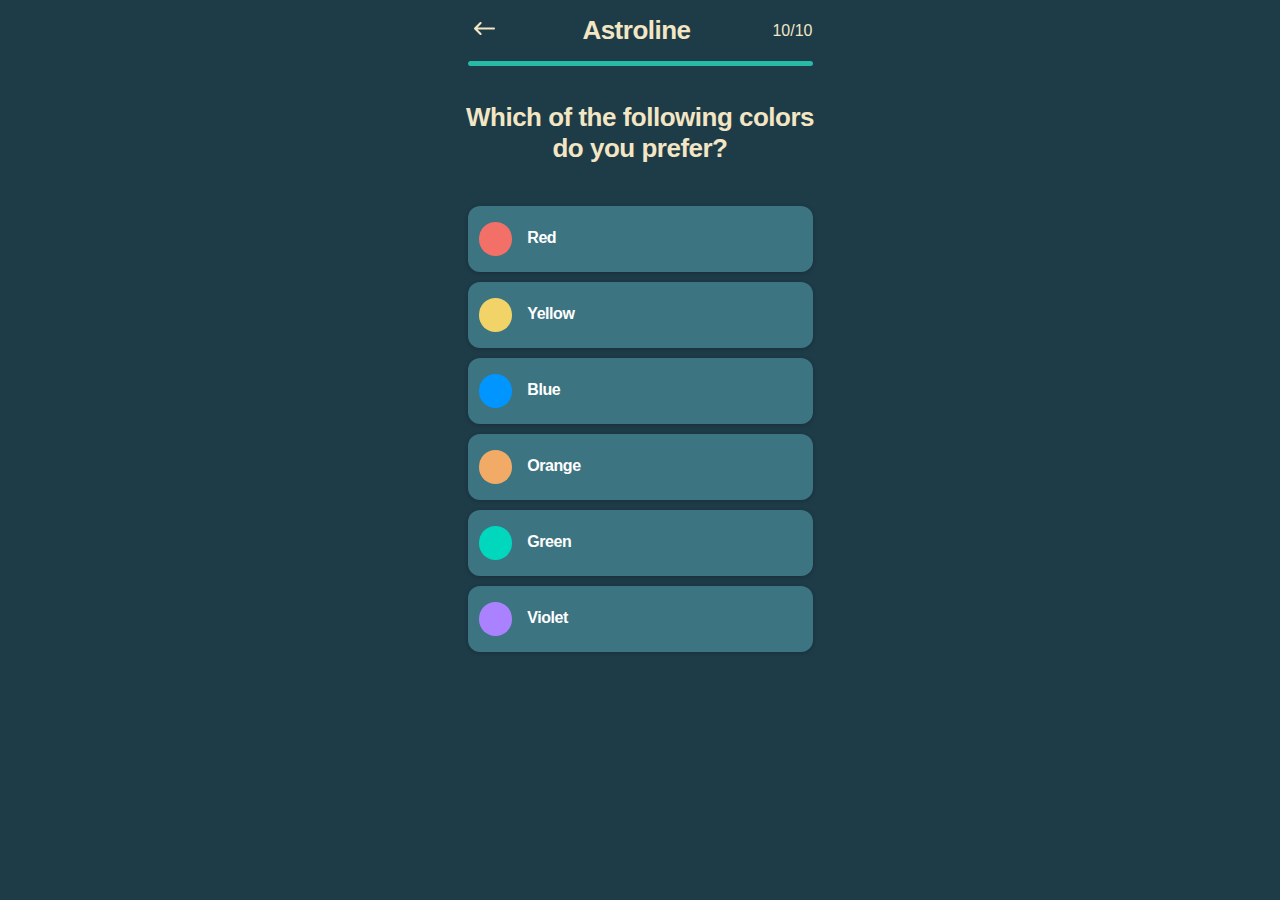
<file: 10thpage.html>
<!DOCTYPE html>
<html lang="en">
<head>
    <meta charset="UTF-8">
    <meta name="viewport" content="width=device-width, initial-scale=1.0">
    <link rel="stylesheet" href="style.css" />
    <script src="script.js"></script>
    <title>Astroline</title>
  </head>
  <body style="background-color: #1e3b48">
    
    <div class="style_wrapper__hdxt9 progressbar-enter-done" >
        <div class="style_progress__ym3Ja">
          <div class="style_container__2SlEL">
            <button type="button">
              <svg
                width="21"
                height="13"
                xmlns="http://www.w3.org/2000/svg"
                class="style_icon__hV1Jz"
                onclick="redirectTo9thpagePage()"
              >
                <path
                  d="M19.945 5.452H3.61l3.7-3.66A1.044 1.044 0 0 0 7.313.308 1.06 1.06 0 0 0 5.82.305L.311 5.757a1.045 1.045 0 0 0-.002 1.485l5.512 5.453a1.06 1.06 0 0 0 1.492-.004c.41-.41.409-1.074-.004-1.482l-3.7-3.66h16.336c.583 0 1.055-.47 1.055-1.049s-.472-1.048-1.055-1.048z"
                ></path>
              </svg>
            </button>
            <h1 class="style_title_h1__drby6 style_title__rDZ8H">Astroline</h1>
            <p class="style_text__5JYBx style_counter__lpxxh">10/10</p>
          </div>
          <div class="style_line__9VJjG">
            <span class="style_feeling__JPd4P"></span>
          </div>
        </div>
      </div>
  
      <!-- progress -->
  
      <div class="style_question__KDxhP style_dark__26qBV" >
        <div class="style_title_wrap__mt17h">
          <h1 class="style_title__lB50M">
            Which of the following colors do you prefer?
          </h1>
        </div>
        <div class="style_inner-wrap__GVvLp">
          <ul
            class="style_answers-list__l+nUP style_answers-list_rectangle__IqJ0m"
          >
            <li class="style_rectangle__w2V2R style_dark__vdjS7">
              <button
                id="Red_container"
                class="style_button__2Dyp2"
                type="button"
              >
                <div
                  class="style_color__WwIG9"
                  style="background-color: rgb(242, 112, 103)"
                ></div>
                <div class="style_description__RJTcm">
                  <h4 id="Red_title" class="style_title__zA7N5">Red</h4>
                  <svg
                    width="20"
                    height="14"
                    stroke-width="2"
                    viewBox="0 0 20 14"
                    fill="none"
                    xmlns="http://www.w3.org/2000/svg"
                    class="style_iconCheck__yO+-z"
                  >
                    <path d="M18.6 1L6.8 13 1.4 7.5"></path>
                  </svg>
                </div>
              </button>
            </li>
            <li class="style_rectangle__w2V2R style_dark__vdjS7">
              <button
                id="Yellow_container"
                class="style_button__2Dyp2"
                type="button"
              >
                <div
                  class="style_color__WwIG9"
                  style="background-color: rgb(242, 211, 103)"
                ></div>
                <div class="style_description__RJTcm">
                  <h4 id="Yellow_title" class="style_title__zA7N5">Yellow</h4>
                  <svg
                    width="20"
                    height="14"
                    stroke-width="2"
                    viewBox="0 0 20 14"
                    fill="none"
                    xmlns="http://www.w3.org/2000/svg"
                    class="style_iconCheck__yO+-z"
                  >
                    <path d="M18.6 1L6.8 13 1.4 7.5"></path>
                  </svg>
                </div>
              </button>
            </li>
            <li class="style_rectangle__w2V2R style_dark__vdjS7">
              <button
                id="Blue_container"
                class="style_button__2Dyp2"
                type="button"
              >
                <div
                  class="style_color__WwIG9"
                  style="background-color: rgb(0, 149, 255)"
                ></div>
                <div class="style_description__RJTcm">
                  <h4 id="Blue_title" class="style_title__zA7N5">Blue</h4>
                  <svg
                    width="20"
                    height="14"
                    stroke-width="2"
                    viewBox="0 0 20 14"
                    fill="none"
                    xmlns="http://www.w3.org/2000/svg"
                    class="style_iconCheck__yO+-z"
                  >
                    <path d="M18.6 1L6.8 13 1.4 7.5"></path>
                  </svg>
                </div>
              </button>
            </li>
            <li class="style_rectangle__w2V2R style_dark__vdjS7">
              <button
                id="Orange_container"
                class="style_button__2Dyp2"
                type="button"
              >
                <div
                  class="style_color__WwIG9"
                  style="background-color: rgb(242, 170, 103)"
                ></div>
                <div class="style_description__RJTcm">
                  <h4 id="Orange_title" class="style_title__zA7N5">Orange</h4>
                  <svg
                    width="20"
                    height="14"
                    stroke-width="2"
                    viewBox="0 0 20 14"
                    fill="none"
                    xmlns="http://www.w3.org/2000/svg"
                    class="style_iconCheck__yO+-z"
                  >
                    <path d="M18.6 1L6.8 13 1.4 7.5"></path>
                  </svg>
                </div>
              </button>
            </li>
            <li class="style_rectangle__w2V2R style_dark__vdjS7">
              <button
                id="Green_container"
                class="style_button__2Dyp2"
                type="button"
              >
                <div
                  class="style_color__WwIG9"
                  style="background-color: rgb(0, 215, 188)"
                ></div>
                <div class="style_description__RJTcm">
                  <h4 id="Green_title" class="style_title__zA7N5">Green</h4>
                  <svg
                    width="20"
                    height="14"
                    stroke-width="2"
                    viewBox="0 0 20 14"
                    fill="none"
                    xmlns="http://www.w3.org/2000/svg"
                    class="style_iconCheck__yO+-z"
                  >
                    <path d="M18.6 1L6.8 13 1.4 7.5"></path>
                  </svg>
                </div>
              </button>
            </li>
            <li class="style_rectangle__w2V2R style_dark__vdjS7">
              <button
                id="Violet_container"
                class="style_button__2Dyp2"
                type="button"
              >
                <div
                  class="style_color__WwIG9"
                  style="background-color: rgb(170, 130, 255)"
                ></div>
                <div class="style_description__RJTcm">
                  <h4 id="Violet_title" class="style_title__zA7N5">Violet</h4>
                  <svg
                    width="20"
                    height="14"
                    stroke-width="2"
                    viewBox="0 0 20 14"
                    fill="none"
                    xmlns="http://www.w3.org/2000/svg"
                    class="style_iconCheck__yO+-z"
                  >
                    <path d="M18.6 1L6.8 13 1.4 7.5"></path>
                  </svg>
                </div>
              </button>
            </li>
          </ul>
        </div>
      </div>
</body>
</html>
</file>
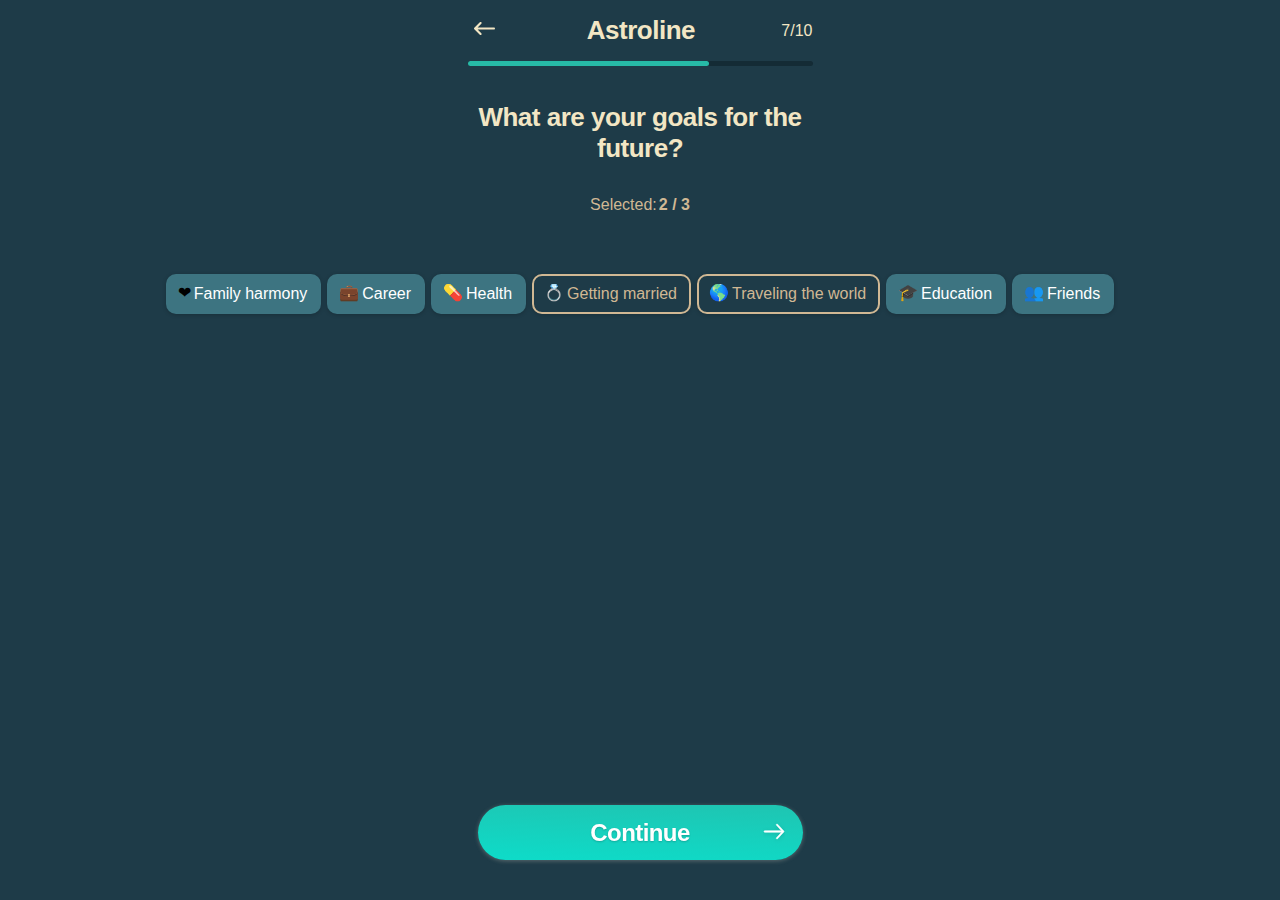
<file: 7thpage.html>
<!DOCTYPE html>
<html lang="en">
  <head>
    <meta charset="UTF-8" />
    <meta name="viewport" content="width=device-width, initial-scale=1.0" />
    <link rel="stylesheet" href="style.css" />
    <script src="script.js"></script>
    <title>Astroline</title>
  </head>
  <body style="background-color: #1e3b48">
    <div class="style_wrapper__hdxt9 progressbar-enter-done">
      <div class="style_progress__ym3Ja">
        <div class="style_container__2SlEL">
          <button type="button" onclick="redirectTo6thpagePage()">
            <svg
              width="21"
              height="13"
              xmlns="http://www.w3.org/2000/svg"
              class="style_icon__hV1Jz"
            >
              <path
                d="M19.945 5.452H3.61l3.7-3.66A1.044 1.044 0 0 0 7.313.308 1.06 1.06 0 0 0 5.82.305L.311 5.757a1.045 1.045 0 0 0-.002 1.485l5.512 5.453a1.06 1.06 0 0 0 1.492-.004c.41-.41.409-1.074-.004-1.482l-3.7-3.66h16.336c.583 0 1.055-.47 1.055-1.049s-.472-1.048-1.055-1.048z"
              ></path>
            </svg>
          </button>
          <h1 class="style_title_h1__drby6 style_title__rDZ8H">Astroline</h1>
          <p class="style_text__5JYBx style_counter__lpxxh">7/10</p>
        </div>
        <div class="style_line__9VJjG">
          <span class="style_feeling__JPd4P" style="width: 70%"></span>
        </div>
      </div>
    </div>

    <!-- progress bar -->

    <div class="style_question__fEzhA style_dark__-dklV">
      <div class="style_wrap__i+OpO">
        <h1 class="style_title__0pQZ7">What are your goals for the future?</h1>
        <div class="style_selected-items__CGz2o">
          Selected:
          <h4 class="style_count__Ky6Tp">2 / 3</h4>
        </div>
        <div class="style_fade-wrap__color-content__s0Du6">
          <ul class="style_answers-list__nvn1K style_answers-list_mini__SgrSG">
            <li>
              <button
                id="Family harmony_container"
                class="style_mini-rectangle__b-yal style_dark__LjBjR"
                type="button"
              >
                <div class="style_button__xQnQd">
                  ❤
                  <div class="style_description__LOzul">
                    <h3 id="Family harmony_title" class="style_title__BSEOj">
                      Family harmony
                    </h3>
                  </div>
                </div>
              </button>
            </li>
            <li>
              <button
                id="Career_container"
                class="style_mini-rectangle__b-yal style_dark__LjBjR"
                type="button"
              >
                <div class="style_button__xQnQd">
                  💼
                  <div class="style_description__LOzul">
                    <h3 id="Career_title" class="style_title__BSEOj">Career</h3>
                  </div>
                </div>
              </button>
            </li>
            <li>
              <button
                id="Health_container"
                class="style_mini-rectangle__b-yal style_dark__LjBjR"
                type="button"
              >
                <div class="style_button__xQnQd">
                  💊
                  <div class="style_description__LOzul">
                    <h3 id="Health_title" class="style_title__BSEOj">Health</h3>
                  </div>
                </div>
              </button>
            </li>
            <li>
              <button
                id="Getting married_container"
                class="style_mini-rectangle__b-yal style_dark__LjBjR style_active__7uaXP"
                type="button"
              >
                <div class="style_button__xQnQd">
                  💍
                  <div class="style_description__LOzul">
                    <h3 id="Getting married_title" class="style_title__BSEOj">
                      Getting married
                    </h3>
                  </div>
                </div>
              </button>
            </li>
            <li>
              <button
                id="Traveling the world_container"
                class="style_mini-rectangle__b-yal style_dark__LjBjR style_active__7uaXP"
                type="button"
              >
                <div class="style_button__xQnQd">
                  🌎️
                  <div class="style_description__LOzul">
                    <h3
                      id="Traveling the world_title"
                      class="style_title__BSEOj"
                    >
                      Traveling the world
                    </h3>
                  </div>
                </div>
              </button>
            </li>
            <li>
              <button
                id="Education_container"
                class="style_mini-rectangle__b-yal style_dark__LjBjR"
                type="button"
              >
                <div class="style_button__xQnQd">
                  🎓
                  <div class="style_description__LOzul">
                    <h3 id="Education_title" class="style_title__BSEOj">
                      Education
                    </h3>
                  </div>
                </div>
              </button>
            </li>
            <li>
              <button
                id="Friends_container"
                class="style_mini-rectangle__b-yal style_dark__LjBjR"
                type="button"
              >
                <div class="style_button__xQnQd">
                  👥
                  <div class="style_description__LOzul">
                    <h3 id="Friends_title" class="style_title__BSEOj">
                      Friends
                    </h3>
                  </div>
                </div>
              </button>
            </li>
          </ul>
        </div>
      </div>
      <div class="style_button_wrap__RGLKu">
        <button
          type="button"
          class="style_button__ATdiY"
          onclick="redirectTo8thpagePage()"
        >
          <div class="style_button__title__q-1y-"><span>Continue</span></div>
          <svg
            xmlns="http://www.w3.org/2000/svg"
            width="38"
            height="33"
            viewBox="0 0 38 33"
            class="style_button__right-icon__3MH3Y"
          >
            <defs>
              <filter
                id="a"
                width="109.2%"
                height="152.7%"
                x="-4.6%"
                y="-24.5%"
                filterUnits="objectBoundingBox"
              >
                <feOffset
                  dy="1"
                  in="SourceAlpha"
                  result="shadowOffsetOuter1"
                ></feOffset>
                <feGaussianBlur
                  in="shadowOffsetOuter1"
                  result="shadowBlurOuter1"
                  stdDeviation="2"
                ></feGaussianBlur>
                <feColorMatrix
                  in="shadowBlurOuter1"
                  result="shadowMatrixOuter1"
                  values="0 0 0 0 0 0 0 0 0 0 0 0 0 0 0 0 0 0 0.15 0"
                ></feColorMatrix>
                <feMerge>
                  <feMergeNode in="shadowMatrixOuter1"></feMergeNode>
                  <feMergeNode in="SourceGraphic"></feMergeNode>
                </feMerge>
              </filter>
            </defs>
            <g
              filter="url(#a)"
              transform="translate(-266 -11)"
              fill="#FFF"
              stroke="#FFF"
              stroke-width="0.5"
            >
              <path
                d="M288.5 20.2a.7.7 0 00-1 0c-.3.3-.3.8 0 1l5 5.5h-16.8c-.4 0-.7.4-.7.8s.3.8.7.8h16.9l-5.1 5.4c-.3.3-.3.8 0 1 .2.4.7.4 1 0l6.3-6.7c.3-.3.3-.7 0-1l-6.3-6.8z"
              ></path>
            </g>
          </svg>
        </button>
      </div>
    </div>
  </body>
</html>
</file>
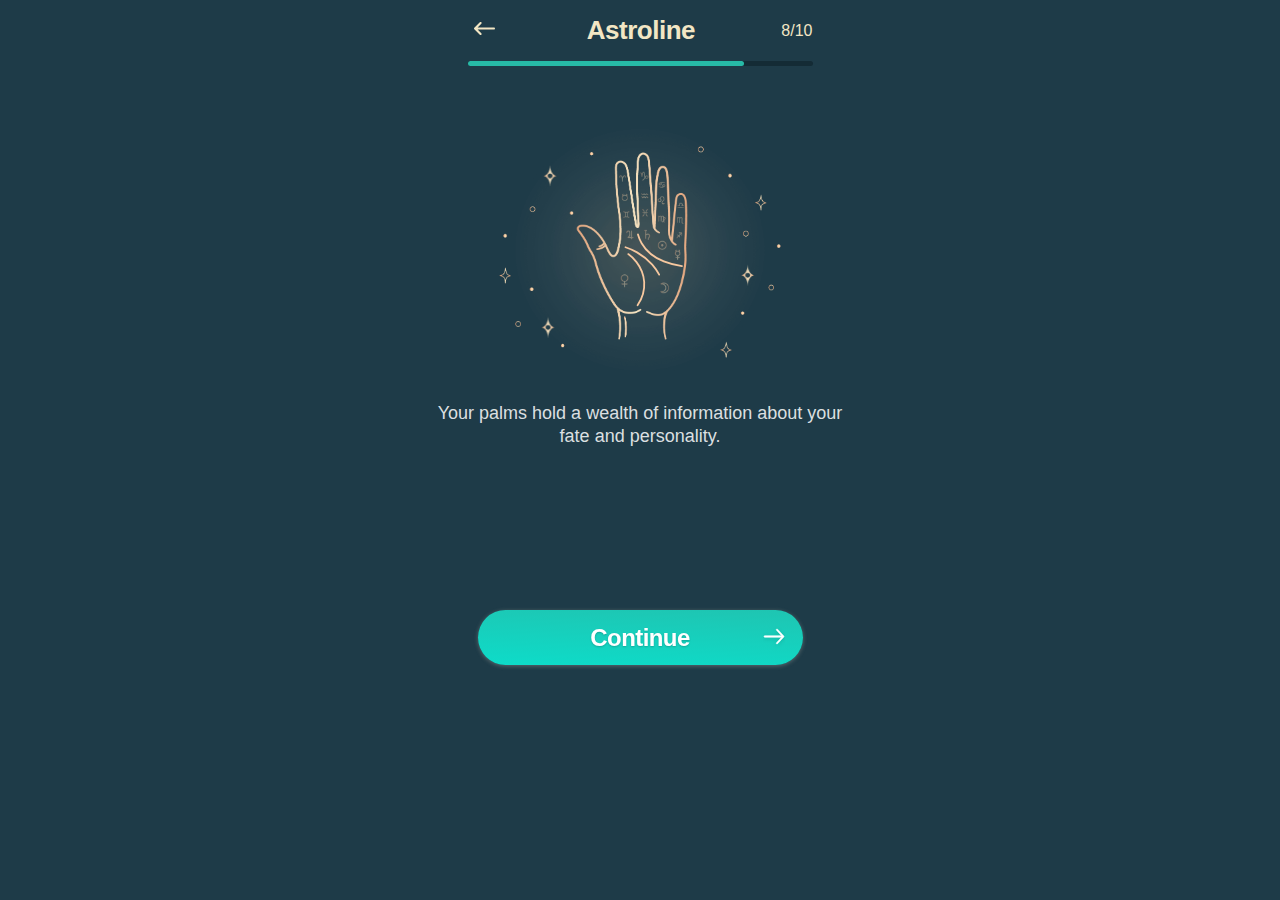
<file: 8thpage.html>
<!DOCTYPE html>
<html lang="en">
<head>
    <meta charset="UTF-8">
    <meta name="viewport" content="width=device-width, initial-scale=1.0">
    <script src="script.js"></script>
    <link rel="stylesheet" href="style.css" />
    <title>Astroline</title>
  </head>
  <body style="background-color: #1e3b48">
    
    <div
      class="style_wrapper__hdxt9 progressbar-enter-done"
      
    >
      <div class="style_progress__ym3Ja">
        <div class="style_container__2SlEL">
          <button type="button" onclick="redirectTo7thpagePage()">
            <svg
              width="21"
              height="13"
              xmlns="http://www.w3.org/2000/svg"
              class="style_icon__hV1Jz"
            >
              <path
                d="M19.945 5.452H3.61l3.7-3.66A1.044 1.044 0 0 0 7.313.308 1.06 1.06 0 0 0 5.82.305L.311 5.757a1.045 1.045 0 0 0-.002 1.485l5.512 5.453a1.06 1.06 0 0 0 1.492-.004c.41-.41.409-1.074-.004-1.482l-3.7-3.66h16.336c.583 0 1.055-.47 1.055-1.049s-.472-1.048-1.055-1.048z"
              ></path>
            </svg>
          </button>
          <h1 class="style_title_h1__drby6 style_title__rDZ8H">Astroline</h1>
          <p class="style_text__5JYBx style_counter__lpxxh">8/10</p>
        </div>
        <div class="style_line__9VJjG">
          <span class="style_feeling__JPd4P" style="width: 80%"></span>
        </div>
      </div>
    </div>

    <!-- progress -->

    <div class="style_transition__LyA9E" >
      <div
        title=""
        role="button"
        aria-label="animation"
        tabindex="0"
        style="
          width: 286px;
          height: initial;
          overflow: hidden;
          margin: 10px 0px;
          outline: none;
        "
      >
        <svg
          xmlns="http://www.w3.org/2000/svg"
          xmlns:xlink="http://www.w3.org/1999/xlink"
          viewBox="0 0 855 825"
          width="855"
          height="825"
          preserveAspectRatio="xMidYMid meet"
          style="
            width: 100%;
            height: 100%;
            transform: translate3d(0px, 0px, 0px);
            content-visibility: visible;
          "
        >
          <g clip-path="url(#__lottie_element_150)">
            <g
              class="png"
              transform="matrix(1,0,0,1,-1,-1)"
              opacity="1"
              style="display: block"
            >
              <image
                width="856px"
                height="826px"
                preserveAspectRatio="xMidYMid slice"
                xlink:href="[data-uri]"
              ></image>
            </g>
            <g
              class="png"
              transform="matrix(1.033732533454895,0,0,1.033732533454895,7.96027946472168,465.2241516113281)"
              opacity="1"
              style="display: block"
            >
              <image
                width="32px"
                height="46px"
                preserveAspectRatio="xMidYMid slice"
                xlink:href="[data-uri]"
              ></image>
            </g>
            <g
              class="png"
              transform="matrix(1.033732533454895,0,0,1.033732533454895,667.9602661132812,687.22412109375)"
              opacity="1"
              style="display: block"
            >
              <image
                width="32px"
                height="46px"
                preserveAspectRatio="xMidYMid slice"
                xlink:href="[data-uri]"
              ></image>
            </g>
            <g
              class="png"
              transform="matrix(1.033732533454895,0,0,1.033732533454895,771.9602661132812,247.22415161132812)"
              opacity="1"
              style="display: block"
            >
              <image
                width="32px"
                height="46px"
                preserveAspectRatio="xMidYMid slice"
                xlink:href="[data-uri]"
              ></image>
            </g>
            <g
              class="png"
              transform="matrix(1.4526547193527222,0,0,1.4526547193527222,130.71017456054688,612.2679443359375)"
              opacity="0.9595209338646623"
              style="display: block"
            >
              <image
                width="30px"
                height="43px"
                preserveAspectRatio="xMidYMid slice"
                xlink:href="[data-uri]"
              ></image>
            </g>
            <g
              class="png"
              transform="matrix(1.4526547193527222,0,0,1.4526547193527222,727.710205078125,456.2679138183594)"
              opacity="0.9595209338646623"
              style="display: block"
            >
              <image
                width="30px"
                height="43px"
                preserveAspectRatio="xMidYMid slice"
                xlink:href="[data-uri]"
              ></image>
            </g>
            <g
              class="png"
              transform="matrix(1.4526547193527222,0,0,1.4526547193527222,136.71017456054688,159.26792907714844)"
              opacity="0.9595209338646623"
              style="display: block"
            >
              <image
                width="30px"
                height="43px"
                preserveAspectRatio="xMidYMid slice"
                xlink:href="[data-uri]"
              ></image>
            </g>
            <g
              class="png"
              transform="matrix(0.9887558221817017,0,0,0.9887558221817017,97.72744750976562,394.7698669433594)"
              opacity="1"
              style="display: block"
            >
              <image
                width="759px"
                height="142px"
                preserveAspectRatio="xMidYMid slice"
                xlink:href="[data-uri]"
              ></image>
            </g>
            <g
              class="png"
              transform="matrix(0.9112442135810852,0,0,0.9112442135810852,217.41383361816406,297.1832275390625)"
              opacity="1"
              style="display: block"
            >
              <image
                width="573px"
                height="339px"
                preserveAspectRatio="xMidYMid slice"
                xlink:href="[data-uri]"
              ></image>
            </g>
            <g
              class="png"
              transform="matrix(0.9112442135810852,0,0,0.9112442135810852,191.44337463378906,119.94622802734375)"
              opacity="1"
              style="display: block"
            >
              <image
                width="106px"
                height="640px"
                preserveAspectRatio="xMidYMid slice"
                xlink:href="[data-uri]"
              ></image>
            </g>
            <g
              class="png"
              transform="matrix(0.9887558221817017,0,0,0.9887558221817017,18.626983642578125,184.6367645263672)"
              opacity="1"
              style="display: block"
            >
              <image
                width="691px"
                height="193px"
                preserveAspectRatio="xMidYMid slice"
                xlink:href="[data-uri]"
              ></image>
            </g>
            <g
              class="png"
              transform="matrix(0.9556220769882202,0,0,0.9556220769882202,97.85476684570312,282.40228271484375)"
              opacity="1"
              style="display: block"
            >
              <image
                width="764px"
                height="262px"
                preserveAspectRatio="xMidYMid slice"
                xlink:href="[data-uri]"
              ></image>
            </g>
            <g
              class="png"
              transform="matrix(0.9943779110908508,0,0,0.9943779110908508,54.099853515625,102.78500366210938)"
              opacity="1"
              style="display: block"
            >
              <image
                width="703px"
                height="543px"
                preserveAspectRatio="xMidYMid slice"
                xlink:href="[data-uri]"
              ></image>
            </g>
            <g
              class="png"
              transform="matrix(1,0,0,1,238,120.5)"
              opacity="1"
              style="display: block"
            >
              <image
                width="331px"
                height="560px"
                preserveAspectRatio="xMidYMid slice"
                xlink:href="[data-uri]"
              ></image>
            </g>
            <g
              class="png"
              transform="matrix(1,0,0,1,488.5,509)"
              opacity="0.416499702524194"
              style="display: block"
            >
              <image
                width="26px"
                height="33px"
                preserveAspectRatio="xMidYMid slice"
                xlink:href="[data-uri]"
              ></image>
            </g>
            <g
              class="png"
              transform="matrix(1,0,0,1,370,485)"
              opacity="0.416499702524194"
              style="display: block"
            >
              <image
                width="23px"
                height="39px"
                preserveAspectRatio="xMidYMid slice"
                xlink:href="[data-uri]"
              ></image>
            </g>
            <g
              class="png"
              transform="matrix(1,0,0,1,386.5,352.5)"
              opacity="0.416499702524194"
              style="display: block"
            >
              <image
                width="162px"
                height="90px"
                preserveAspectRatio="xMidYMid slice"
                xlink:href="[data-uri]"
              ></image>
            </g>
            <g
              class="png"
              transform="matrix(1,0,0,1,535.5,271.5)"
              opacity="0.416499702524194"
              style="display: block"
            >
              <image
                width="24px"
                height="106px"
                preserveAspectRatio="xMidYMid slice"
                xlink:href="[data-uri]"
              ></image>
            </g>
            <g
              class="png"
              transform="matrix(1,0,0,1,480.5,209)"
              opacity="0.416499702524194"
              style="display: block"
            >
              <image
                width="24px"
                height="121px"
                preserveAspectRatio="xMidYMid slice"
                xlink:href="[data-uri]"
              ></image>
            </g>
            <g
              class="png"
              transform="matrix(1,0,0,1,428.5,178.5)"
              opacity="0.416499702524194"
              style="display: block"
            >
              <image
                width="24px"
                height="134px"
                preserveAspectRatio="xMidYMid slice"
                xlink:href="[data-uri]"
              ></image>
            </g>
            <g
              class="png"
              transform="matrix(1,0,0,1,365,188.5)"
              opacity="0.416499702524194"
              style="display: block"
            >
              <image
                width="31px"
                height="128px"
                preserveAspectRatio="xMidYMid slice"
                xlink:href="[data-uri]"
              ></image>
            </g>
            <g
              transform="matrix(1,0,0,1,378.94097900390625,411.28302001953125)"
              opacity="1"
              style="display: block"
            >
              <g
                opacity="1"
                transform="matrix(1,0,0,1,38.43199920654297,89.99800109863281)"
              >
                <path
                  stroke-linecap="round"
                  stroke-linejoin="miter"
                  fill-opacity="0"
                  stroke-miterlimit="10"
                  stroke="rgb(247,200,159)"
                  stroke-opacity="1"
                  stroke-width="5.4"
                  d=" M2.8610000610351562,76.49800109863281 C8.616999626159668,68.21399688720703 24.93199920654297,42.426998138427734 22.687999725341797,6.999000072479248 C19.46299934387207,-43.922000885009766 -19.43199920654297,-72.58499908447266 -24.93199920654297,-76.49800109863281"
                ></path>
              </g>
            </g>
            <g
              transform="matrix(1,0,0,1,370.6600036621094,390.8489990234375)"
              opacity="1"
              style="display: block"
            >
              <g
                opacity="1"
                transform="matrix(1,0,0,1,63.84000015258789,54.42599868774414)"
              >
                <path
                  stroke-linecap="round"
                  stroke-linejoin="miter"
                  fill-opacity="0"
                  stroke-miterlimit="10"
                  stroke="rgb(247,200,159)"
                  stroke-opacity="1"
                  stroke-width="5.4"
                  d=" M-50.34000015258789,-40.92599868774414 C-35.91400146484375,-36.26100158691406 -24.349000930786133,-30.566999435424805 -15.817000389099121,-25.68899917602539 C9.463000297546387,-11.234000205993652 24.743000030517578,5.572999954223633 29.643999099731445,11.206999778747559 C39.33599853515625,22.347999572753906 45.96500015258789,32.935001373291016 50.34000015258789,40.92599868774414"
                ></path>
              </g>
            </g>
            <g
              transform="matrix(1,0,0,1,407.9329833984375,352.551025390625)"
              opacity="1"
              style="display: block"
            >
              <g
                opacity="1"
                transform="matrix(1,0,0,1,79.26000213623047,60.72200012207031)"
              >
                <path
                  stroke-linecap="round"
                  stroke-linejoin="miter"
                  fill-opacity="0"
                  stroke-miterlimit="10"
                  stroke="rgb(247,200,159)"
                  stroke-opacity="1"
                  stroke-width="5.4"
                  d=" M-65.76000213623047,-47.222999572753906 C-62.90800094604492,-36.861000061035156 -59.00600051879883,-28.156999588012695 -54.85499954223633,-20.926000595092773 C-22.534000396728516,35.38199996948242 49.45500183105469,45.3489990234375 65.76000213623047,47.222999572753906"
                ></path>
              </g>
            </g>
          </g>
        </svg>
      </div>
      <p class="style_transition__bottomText__MgWhU">
        Your palms hold a wealth of information about your fate and personality.
      </p>
      <button type="button" class="style_button__ATdiY style_button__qXm9K" onclick="redirectTo9thpagePage()">
        <div class="style_button__title__q-1y-"><span>Continue</span></div>
        <svg
          xmlns="http://www.w3.org/2000/svg"
          width="38"
          height="33"
          viewBox="0 0 38 33"
          class="style_button__right-icon__3MH3Y"
        >
          <defs>
            <filter
              id="a"
              width="109.2%"
              height="152.7%"
              x="-4.6%"
              y="-24.5%"
              filterUnits="objectBoundingBox"
            >
              <feOffset
                dy="1"
                in="SourceAlpha"
                result="shadowOffsetOuter1"
              ></feOffset>
              <feGaussianBlur
                in="shadowOffsetOuter1"
                result="shadowBlurOuter1"
                stdDeviation="2"
              ></feGaussianBlur>
              <feColorMatrix
                in="shadowBlurOuter1"
                result="shadowMatrixOuter1"
                values="0 0 0 0 0 0 0 0 0 0 0 0 0 0 0 0 0 0 0.15 0"
              ></feColorMatrix>
              <feMerge>
                <feMergeNode in="shadowMatrixOuter1"></feMergeNode>
                <feMergeNode in="SourceGraphic"></feMergeNode>
              </feMerge>
            </filter>
          </defs>
          <g
            filter="url(#a)"
            transform="translate(-266 -11)"
            fill="#FFF"
            stroke="#FFF"
            stroke-width="0.5"
          >
            <path
              d="M288.5 20.2a.7.7 0 00-1 0c-.3.3-.3.8 0 1l5 5.5h-16.8c-.4 0-.7.4-.7.8s.3.8.7.8h16.9l-5.1 5.4c-.3.3-.3.8 0 1 .2.4.7.4 1 0l6.3-6.7c.3-.3.3-.7 0-1l-6.3-6.8z"
            ></path>
          </g>
        </svg>
        <div class="flare_ct__1Kz9M">
          <div class="flare_flare__wFxon"></div>
        </div>
      </button>
    </div>

</body>
</html>
</file>
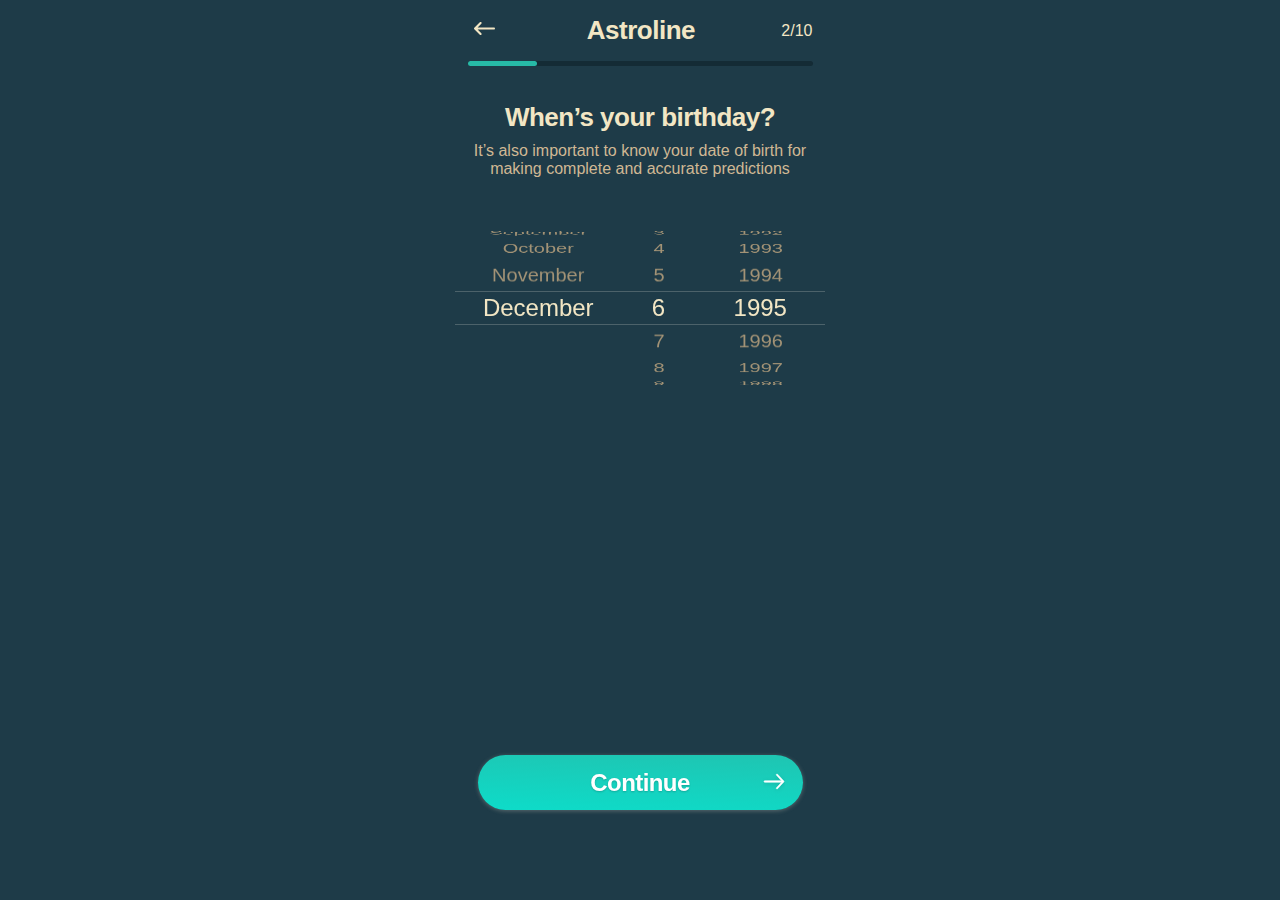
<file: birthday.html>
<!DOCTYPE html>
<html lang="en">
<head>
    <meta charset="UTF-8">
    <link rel="stylesheet" href="style.css" />
    <script src="script.js"></script>
    <meta name="viewport" content="width=device-width, initial-scale=1.0">
    <title>Astroline</title>
</head>
<body style="background-color: #1e3b48">
    <div
    class="style_wrapper__hdxt9 progressbar-enter-done"
   
  >
    <div class="style_progress__ym3Ja">
      <div class="style_container__2SlEL">
        <button type="button" onclick="redirectToIndexPage()">
          <svg
            width="21"
            height="13"
            xmlns="http://www.w3.org/2000/svg"
            class="style_icon__hV1Jz"
          >
            <path
              d="M19.945 5.452H3.61l3.7-3.66A1.044 1.044 0 0 0 7.313.308 1.06 1.06 0 0 0 5.82.305L.311 5.757a1.045 1.045 0 0 0-.002 1.485l5.512 5.453a1.06 1.06 0 0 0 1.492-.004c.41-.41.409-1.074-.004-1.482l-3.7-3.66h16.336c.583 0 1.055-.47 1.055-1.049s-.472-1.048-1.055-1.048z"
            ></path>
          </svg>
        </button>
        <h1 class="style_title_h1__drby6 style_title__rDZ8H">Astroline</h1>
        <p class="style_text__5JYBx style_counter__lpxxh">2/10</p>
      </div>
      <div class="style_line__9VJjG">
        <span class="style_feeling__JPd4P" style="width: 20%"></span>
      </div>
    </div>
  </div>
  <div class="style_birth__iVRK0" >
    <h1 class="style_title_h1__drby6 style_birth__title__XtFNk">
      When’s your birthday?
    </h1>
    <p class="style_text__5JYBx style_birth__text__ki59P">
      It’s also important to know your date of birth for making complete and
      accurate predictions
    </p>
    <div class="style_form__XIals style_form__day__WWeRJ" onclick=redirectToBirthtimePage()>
      <div class="style_root__SOkzn">
        <div class="style_root__g1Ew0">
          <div class="rmc-multi-picker">
            <div class="rmc-picker">
              <div
                class="rmc-picker-mask"
                style="background-size: 100% 102px"
              ></div>
              <div class="rmc-picker-indicator" style="top: 102px"></div>
              <div
                class="rmc-picker-content"
                style="
                  padding: 102px 0px;
                  transform: translate3d(0px, -374px, 0px);
                "
              >
                <div
                  class="rmc-picker-item style_item__guM1K"
                  style="transform: translateY(44.4777px) rotateX(-90deg)"
                >
                  January
                </div>
                <div
                  class="rmc-picker-item style_item__guM1K"
                  style="transform: translateY(44.4777px) rotateX(-90deg)"
                >
                  February
                </div>
                <div
                  class="rmc-picker-item style_item__guM1K"
                  style="transform: translateY(44.4777px) rotateX(-90deg)"
                >
                  March
                </div>
                <div
                  class="rmc-picker-item style_item__guM1K"
                  style="transform: translateY(44.4777px) rotateX(-90deg)"
                >
                  April
                </div>
                <div
                  class="rmc-picker-item style_item__guM1K"
                  style="transform: translateY(44.4777px) rotateX(-90deg)"
                >
                  May
                </div>
                <div
                  class="rmc-picker-item style_item__guM1K"
                  style="transform: translateY(44.4777px) rotateX(-90deg)"
                >
                  June
                </div>
                <div
                  class="rmc-picker-item style_item__guM1K"
                  style="transform: translateY(44.4777px) rotateX(-90deg)"
                >
                  July
                </div>
                <div
                  class="rmc-picker-item style_item__guM1K"
                  style="transform: translateY(44.4777px) rotateX(-90deg)"
                >
                  August
                </div>
                <div
                  class="rmc-picker-item style_item__guM1K"
                  style="transform: translateY(26.7329px) rotateX(-75deg)"
                >
                  September
                </div>
                <div
                  class="rmc-picker-item style_item__guM1K"
                  style="transform: translateY(8.30809px) rotateX(-50deg)"
                >
                  October
                </div>
                <div
                  class="rmc-picker-item style_item__guM1K"
                  style="transform: translateY(1.06863px) rotateX(-25deg)"
                >
                  November
                </div>
                <div
                  class="rmc-picker-item rmc-picker-item-selected style_item__guM1K style_active__rlTme"
                  style="transform: translateY(0px) rotateX(0deg)"
                >
                  December
                </div>
              </div>
            </div>
            <div class="rmc-picker">
              <div
                class="rmc-picker-mask"
                style="background-size: 100% 102px"
              ></div>
              <div class="rmc-picker-indicator" style="top: 102px"></div>
              <div
                class="rmc-picker-content"
                style="
                  padding: 102px 0px;
                  transform: translate3d(0px, -170px, 0px);
                "
              >
                <div
                  class="rmc-picker-item style_item__guM1K"
                  style="transform: translateY(44.4777px) rotateX(-90deg)"
                >
                  1
                </div>
                <div
                  class="rmc-picker-item style_item__guM1K"
                  style="transform: translateY(44.4777px) rotateX(-90deg)"
                >
                  2
                </div>
                <div
                  class="rmc-picker-item style_item__guM1K"
                  style="transform: translateY(26.7329px) rotateX(-75deg)"
                >
                  3
                </div>
                <div
                  class="rmc-picker-item style_item__guM1K"
                  style="transform: translateY(8.30809px) rotateX(-50deg)"
                >
                  4
                </div>
                <div
                  class="rmc-picker-item style_item__guM1K"
                  style="transform: translateY(1.06863px) rotateX(-25deg)"
                >
                  5
                </div>
                <div
                  class="rmc-picker-item rmc-picker-item-selected style_item__guM1K style_active__rlTme"
                  style="transform: translateY(0px) rotateX(0deg)"
                >
                  6
                </div>
                <div
                  class="rmc-picker-item style_item__guM1K"
                  style="transform: translateY(-1.06863px) rotateX(25deg)"
                >
                  7
                </div>
                <div
                  class="rmc-picker-item style_item__guM1K"
                  style="transform: translateY(-8.30809px) rotateX(50deg)"
                >
                  8
                </div>
                <div
                  class="rmc-picker-item style_item__guM1K"
                  style="transform: translateY(-26.7329px) rotateX(75deg)"
                >
                  9
                </div>
                <div
                  class="rmc-picker-item style_item__guM1K"
                  style="transform: translateY(-44.4777px) rotateX(90deg)"
                >
                  10
                </div>
                <div
                  class="rmc-picker-item style_item__guM1K"
                  style="transform: translateY(-44.4777px) rotateX(90deg)"
                >
                  11
                </div>
                <div
                  class="rmc-picker-item style_item__guM1K"
                  style="transform: translateY(-44.4777px) rotateX(90deg)"
                >
                  12
                </div>
                <div
                  class="rmc-picker-item style_item__guM1K"
                  style="transform: translateY(-44.4777px) rotateX(90deg)"
                >
                  13
                </div>
                <div
                  class="rmc-picker-item style_item__guM1K"
                  style="transform: translateY(-44.4777px) rotateX(90deg)"
                >
                  14
                </div>
                <div
                  class="rmc-picker-item style_item__guM1K"
                  style="transform: translateY(-44.4777px) rotateX(90deg)"
                >
                  15
                </div>
                <div
                  class="rmc-picker-item style_item__guM1K"
                  style="transform: translateY(-44.4777px) rotateX(90deg)"
                >
                  16
                </div>
                <div
                  class="rmc-picker-item style_item__guM1K"
                  style="transform: translateY(-44.4777px) rotateX(90deg)"
                >
                  17
                </div>
                <div
                  class="rmc-picker-item style_item__guM1K"
                  style="transform: translateY(-44.4777px) rotateX(90deg)"
                >
                  18
                </div>
                <div
                  class="rmc-picker-item style_item__guM1K"
                  style="transform: translateY(-44.4777px) rotateX(90deg)"
                >
                  19
                </div>
                <div
                  class="rmc-picker-item style_item__guM1K"
                  style="transform: translateY(-44.4777px) rotateX(90deg)"
                >
                  20
                </div>
                <div
                  class="rmc-picker-item style_item__guM1K"
                  style="transform: translateY(-44.4777px) rotateX(90deg)"
                >
                  21
                </div>
                <div
                  class="rmc-picker-item style_item__guM1K"
                  style="transform: translateY(-44.4777px) rotateX(90deg)"
                >
                  22
                </div>
                <div
                  class="rmc-picker-item style_item__guM1K"
                  style="transform: translateY(-44.4777px) rotateX(90deg)"
                >
                  23
                </div>
                <div
                  class="rmc-picker-item style_item__guM1K"
                  style="transform: translateY(-44.4777px) rotateX(90deg)"
                >
                  24
                </div>
                <div
                  class="rmc-picker-item style_item__guM1K"
                  style="transform: translateY(-44.4777px) rotateX(90deg)"
                >
                  25
                </div>
                <div
                  class="rmc-picker-item style_item__guM1K"
                  style="transform: translateY(-44.4777px) rotateX(90deg)"
                >
                  26
                </div>
                <div
                  class="rmc-picker-item style_item__guM1K"
                  style="transform: translateY(-44.4777px) rotateX(90deg)"
                >
                  27
                </div>
                <div
                  class="rmc-picker-item style_item__guM1K"
                  style="transform: translateY(-44.4777px) rotateX(90deg)"
                >
                  28
                </div>
                <div
                  class="rmc-picker-item style_item__guM1K"
                  style="transform: translateY(-44.4777px) rotateX(90deg)"
                >
                  29
                </div>
                <div
                  class="rmc-picker-item style_item__guM1K"
                  style="transform: translateY(-44.4777px) rotateX(90deg)"
                >
                  30
                </div>
                <div
                  class="rmc-picker-item style_item__guM1K"
                  style="transform: translateY(-44.4777px) rotateX(90deg)"
                >
                  31
                </div>
              </div>
            </div>
            <div class="rmc-picker">
              <div
                class="rmc-picker-mask"
                style="background-size: 100% 102px"
              ></div>
              <div class="rmc-picker-indicator" style="top: 102px"></div>
              <div
                class="rmc-picker-content"
                style="
                  padding: 102px 0px;
                  transform: translate3d(0px, -3230px, 0px);
                "
              >
                <div
                  class="rmc-picker-item style_item__guM1K"
                  style="transform: translateY(44.4777px) rotateX(-90deg)"
                >
                  1900
                </div>
                <div
                  class="rmc-picker-item style_item__guM1K"
                  style="transform: translateY(44.4777px) rotateX(-90deg)"
                >
                  1901
                </div>
                <div
                  class="rmc-picker-item style_item__guM1K"
                  style="transform: translateY(44.4777px) rotateX(-90deg)"
                >
                  1902
                </div>
                <div
                  class="rmc-picker-item style_item__guM1K"
                  style="transform: translateY(44.4777px) rotateX(-90deg)"
                >
                  1903
                </div>
                <div
                  class="rmc-picker-item style_item__guM1K"
                  style="transform: translateY(44.4777px) rotateX(-90deg)"
                >
                  1904
                </div>
                <div
                  class="rmc-picker-item style_item__guM1K"
                  style="transform: translateY(44.4777px) rotateX(-90deg)"
                >
                  1905
                </div>
                <div
                  class="rmc-picker-item style_item__guM1K"
                  style="transform: translateY(44.4777px) rotateX(-90deg)"
                >
                  1906
                </div>
                <div
                  class="rmc-picker-item style_item__guM1K"
                  style="transform: translateY(44.4777px) rotateX(-90deg)"
                >
                  1907
                </div>
                <div
                  class="rmc-picker-item style_item__guM1K"
                  style="transform: translateY(44.4777px) rotateX(-90deg)"
                >
                  1908
                </div>
                <div
                  class="rmc-picker-item style_item__guM1K"
                  style="transform: translateY(44.4777px) rotateX(-90deg)"
                >
                  1909
                </div>
                <div
                  class="rmc-picker-item style_item__guM1K"
                  style="transform: translateY(44.4777px) rotateX(-90deg)"
                >
                  1910
                </div>
                <div
                  class="rmc-picker-item style_item__guM1K"
                  style="transform: translateY(44.4777px) rotateX(-90deg)"
                >
                  1911
                </div>
                <div
                  class="rmc-picker-item style_item__guM1K"
                  style="transform: translateY(44.4777px) rotateX(-90deg)"
                >
                  1912
                </div>
                <div
                  class="rmc-picker-item style_item__guM1K"
                  style="transform: translateY(44.4777px) rotateX(-90deg)"
                >
                  1913
                </div>
                <div
                  class="rmc-picker-item style_item__guM1K"
                  style="transform: translateY(44.4777px) rotateX(-90deg)"
                >
                  1914
                </div>
                <div
                  class="rmc-picker-item style_item__guM1K"
                  style="transform: translateY(44.4777px) rotateX(-90deg)"
                >
                  1915
                </div>
                <div
                  class="rmc-picker-item style_item__guM1K"
                  style="transform: translateY(44.4777px) rotateX(-90deg)"
                >
                  1916
                </div>
                <div
                  class="rmc-picker-item style_item__guM1K"
                  style="transform: translateY(44.4777px) rotateX(-90deg)"
                >
                  1917
                </div>
                <div
                  class="rmc-picker-item style_item__guM1K"
                  style="transform: translateY(44.4777px) rotateX(-90deg)"
                >
                  1918
                </div>
                <div
                  class="rmc-picker-item style_item__guM1K"
                  style="transform: translateY(44.4777px) rotateX(-90deg)"
                >
                  1919
                </div>
                <div
                  class="rmc-picker-item style_item__guM1K"
                  style="transform: translateY(44.4777px) rotateX(-90deg)"
                >
                  1920
                </div>
                <div
                  class="rmc-picker-item style_item__guM1K"
                  style="transform: translateY(44.4777px) rotateX(-90deg)"
                >
                  1921
                </div>
                <div
                  class="rmc-picker-item style_item__guM1K"
                  style="transform: translateY(44.4777px) rotateX(-90deg)"
                >
                  1922
                </div>
                <div
                  class="rmc-picker-item style_item__guM1K"
                  style="transform: translateY(44.4777px) rotateX(-90deg)"
                >
                  1923
                </div>
                <div
                  class="rmc-picker-item style_item__guM1K"
                  style="transform: translateY(44.4777px) rotateX(-90deg)"
                >
                  1924
                </div>
                <div
                  class="rmc-picker-item style_item__guM1K"
                  style="transform: translateY(44.4777px) rotateX(-90deg)"
                >
                  1925
                </div>
                <div
                  class="rmc-picker-item style_item__guM1K"
                  style="transform: translateY(44.4777px) rotateX(-90deg)"
                >
                  1926
                </div>
                <div
                  class="rmc-picker-item style_item__guM1K"
                  style="transform: translateY(44.4777px) rotateX(-90deg)"
                >
                  1927
                </div>
                <div
                  class="rmc-picker-item style_item__guM1K"
                  style="transform: translateY(44.4777px) rotateX(-90deg)"
                >
                  1928
                </div>
                <div
                  class="rmc-picker-item style_item__guM1K"
                  style="transform: translateY(44.4777px) rotateX(-90deg)"
                >
                  1929
                </div>
                <div
                  class="rmc-picker-item style_item__guM1K"
                  style="transform: translateY(44.4777px) rotateX(-90deg)"
                >
                  1930
                </div>
                <div
                  class="rmc-picker-item style_item__guM1K"
                  style="transform: translateY(44.4777px) rotateX(-90deg)"
                >
                  1931
                </div>
                <div
                  class="rmc-picker-item style_item__guM1K"
                  style="transform: translateY(44.4777px) rotateX(-90deg)"
                >
                  1932
                </div>
                <div
                  class="rmc-picker-item style_item__guM1K"
                  style="transform: translateY(44.4777px) rotateX(-90deg)"
                >
                  1933
                </div>
                <div
                  class="rmc-picker-item style_item__guM1K"
                  style="transform: translateY(44.4777px) rotateX(-90deg)"
                >
                  1934
                </div>
                <div
                  class="rmc-picker-item style_item__guM1K"
                  style="transform: translateY(44.4777px) rotateX(-90deg)"
                >
                  1935
                </div>
                <div
                  class="rmc-picker-item style_item__guM1K"
                  style="transform: translateY(44.4777px) rotateX(-90deg)"
                >
                  1936
                </div>
                <div
                  class="rmc-picker-item style_item__guM1K"
                  style="transform: translateY(44.4777px) rotateX(-90deg)"
                >
                  1937
                </div>
                <div
                  class="rmc-picker-item style_item__guM1K"
                  style="transform: translateY(44.4777px) rotateX(-90deg)"
                >
                  1938
                </div>
                <div
                  class="rmc-picker-item style_item__guM1K"
                  style="transform: translateY(44.4777px) rotateX(-90deg)"
                >
                  1939
                </div>
                <div
                  class="rmc-picker-item style_item__guM1K"
                  style="transform: translateY(44.4777px) rotateX(-90deg)"
                >
                  1940
                </div>
                <div
                  class="rmc-picker-item style_item__guM1K"
                  style="transform: translateY(44.4777px) rotateX(-90deg)"
                >
                  1941
                </div>
                <div
                  class="rmc-picker-item style_item__guM1K"
                  style="transform: translateY(44.4777px) rotateX(-90deg)"
                >
                  1942
                </div>
                <div
                  class="rmc-picker-item style_item__guM1K"
                  style="transform: translateY(44.4777px) rotateX(-90deg)"
                >
                  1943
                </div>
                <div
                  class="rmc-picker-item style_item__guM1K"
                  style="transform: translateY(44.4777px) rotateX(-90deg)"
                >
                  1944
                </div>
                <div
                  class="rmc-picker-item style_item__guM1K"
                  style="transform: translateY(44.4777px) rotateX(-90deg)"
                >
                  1945
                </div>
                <div
                  class="rmc-picker-item style_item__guM1K"
                  style="transform: translateY(44.4777px) rotateX(-90deg)"
                >
                  1946
                </div>
                <div
                  class="rmc-picker-item style_item__guM1K"
                  style="transform: translateY(44.4777px) rotateX(-90deg)"
                >
                  1947
                </div>
                <div
                  class="rmc-picker-item style_item__guM1K"
                  style="transform: translateY(44.4777px) rotateX(-90deg)"
                >
                  1948
                </div>
                <div
                  class="rmc-picker-item style_item__guM1K"
                  style="transform: translateY(44.4777px) rotateX(-90deg)"
                >
                  1949
                </div>
                <div
                  class="rmc-picker-item style_item__guM1K"
                  style="transform: translateY(44.4777px) rotateX(-90deg)"
                >
                  1950
                </div>
                <div
                  class="rmc-picker-item style_item__guM1K"
                  style="transform: translateY(44.4777px) rotateX(-90deg)"
                >
                  1951
                </div>
                <div
                  class="rmc-picker-item style_item__guM1K"
                  style="transform: translateY(44.4777px) rotateX(-90deg)"
                >
                  1952
                </div>
                <div
                  class="rmc-picker-item style_item__guM1K"
                  style="transform: translateY(44.4777px) rotateX(-90deg)"
                >
                  1953
                </div>
                <div
                  class="rmc-picker-item style_item__guM1K"
                  style="transform: translateY(44.4777px) rotateX(-90deg)"
                >
                  1954
                </div>
                <div
                  class="rmc-picker-item style_item__guM1K"
                  style="transform: translateY(44.4777px) rotateX(-90deg)"
                >
                  1955
                </div>
                <div
                  class="rmc-picker-item style_item__guM1K"
                  style="transform: translateY(44.4777px) rotateX(-90deg)"
                >
                  1956
                </div>
                <div
                  class="rmc-picker-item style_item__guM1K"
                  style="transform: translateY(44.4777px) rotateX(-90deg)"
                >
                  1957
                </div>
                <div
                  class="rmc-picker-item style_item__guM1K"
                  style="transform: translateY(44.4777px) rotateX(-90deg)"
                >
                  1958
                </div>
                <div
                  class="rmc-picker-item style_item__guM1K"
                  style="transform: translateY(44.4777px) rotateX(-90deg)"
                >
                  1959
                </div>
                <div
                  class="rmc-picker-item style_item__guM1K"
                  style="transform: translateY(44.4777px) rotateX(-90deg)"
                >
                  1960
                </div>
                <div
                  class="rmc-picker-item style_item__guM1K"
                  style="transform: translateY(44.4777px) rotateX(-90deg)"
                >
                  1961
                </div>
                <div
                  class="rmc-picker-item style_item__guM1K"
                  style="transform: translateY(44.4777px) rotateX(-90deg)"
                >
                  1962
                </div>
                <div
                  class="rmc-picker-item style_item__guM1K"
                  style="transform: translateY(44.4777px) rotateX(-90deg)"
                >
                  1963
                </div>
                <div
                  class="rmc-picker-item style_item__guM1K"
                  style="transform: translateY(44.4777px) rotateX(-90deg)"
                >
                  1964
                </div>
                <div
                  class="rmc-picker-item style_item__guM1K"
                  style="transform: translateY(44.4777px) rotateX(-90deg)"
                >
                  1965
                </div>
                <div
                  class="rmc-picker-item style_item__guM1K"
                  style="transform: translateY(44.4777px) rotateX(-90deg)"
                >
                  1966
                </div>
                <div
                  class="rmc-picker-item style_item__guM1K"
                  style="transform: translateY(44.4777px) rotateX(-90deg)"
                >
                  1967
                </div>
                <div
                  class="rmc-picker-item style_item__guM1K"
                  style="transform: translateY(44.4777px) rotateX(-90deg)"
                >
                  1968
                </div>
                <div
                  class="rmc-picker-item style_item__guM1K"
                  style="transform: translateY(44.4777px) rotateX(-90deg)"
                >
                  1969
                </div>
                <div
                  class="rmc-picker-item style_item__guM1K"
                  style="transform: translateY(44.4777px) rotateX(-90deg)"
                >
                  1970
                </div>
                <div
                  class="rmc-picker-item style_item__guM1K"
                  style="transform: translateY(44.4777px) rotateX(-90deg)"
                >
                  1971
                </div>
                <div
                  class="rmc-picker-item style_item__guM1K"
                  style="transform: translateY(44.4777px) rotateX(-90deg)"
                >
                  1972
                </div>
                <div
                  class="rmc-picker-item style_item__guM1K"
                  style="transform: translateY(44.4777px) rotateX(-90deg)"
                >
                  1973
                </div>
                <div
                  class="rmc-picker-item style_item__guM1K"
                  style="transform: translateY(44.4777px) rotateX(-90deg)"
                >
                  1974
                </div>
                <div
                  class="rmc-picker-item style_item__guM1K"
                  style="transform: translateY(44.4777px) rotateX(-90deg)"
                >
                  1975
                </div>
                <div
                  class="rmc-picker-item style_item__guM1K"
                  style="transform: translateY(44.4777px) rotateX(-90deg)"
                >
                  1976
                </div>
                <div
                  class="rmc-picker-item style_item__guM1K"
                  style="transform: translateY(44.4777px) rotateX(-90deg)"
                >
                  1977
                </div>
                <div
                  class="rmc-picker-item style_item__guM1K"
                  style="transform: translateY(44.4777px) rotateX(-90deg)"
                >
                  1978
                </div>
                <div
                  class="rmc-picker-item style_item__guM1K"
                  style="transform: translateY(44.4777px) rotateX(-90deg)"
                >
                  1979
                </div>
                <div
                  class="rmc-picker-item style_item__guM1K"
                  style="transform: translateY(44.4777px) rotateX(-90deg)"
                >
                  1980
                </div>
                <div
                  class="rmc-picker-item style_item__guM1K"
                  style="transform: translateY(44.4777px) rotateX(-90deg)"
                >
                  1981
                </div>
                <div
                  class="rmc-picker-item style_item__guM1K"
                  style="transform: translateY(44.4777px) rotateX(-90deg)"
                >
                  1982
                </div>
                <div
                  class="rmc-picker-item style_item__guM1K"
                  style="transform: translateY(44.4777px) rotateX(-90deg)"
                >
                  1983
                </div>
                <div
                  class="rmc-picker-item style_item__guM1K"
                  style="transform: translateY(44.4777px) rotateX(-90deg)"
                >
                  1984
                </div>
                <div
                  class="rmc-picker-item style_item__guM1K"
                  style="transform: translateY(44.4777px) rotateX(-90deg)"
                >
                  1985
                </div>
                <div
                  class="rmc-picker-item style_item__guM1K"
                  style="transform: translateY(44.4777px) rotateX(-90deg)"
                >
                  1986
                </div>
                <div
                  class="rmc-picker-item style_item__guM1K"
                  style="transform: translateY(44.4777px) rotateX(-90deg)"
                >
                  1987
                </div>
                <div
                  class="rmc-picker-item style_item__guM1K"
                  style="transform: translateY(44.4777px) rotateX(-90deg)"
                >
                  1988
                </div>
                <div
                  class="rmc-picker-item style_item__guM1K"
                  style="transform: translateY(44.4777px) rotateX(-90deg)"
                >
                  1989
                </div>
                <div
                  class="rmc-picker-item style_item__guM1K"
                  style="transform: translateY(44.4777px) rotateX(-90deg)"
                >
                  1990
                </div>
                <div
                  class="rmc-picker-item style_item__guM1K"
                  style="transform: translateY(44.4777px) rotateX(-90deg)"
                >
                  1991
                </div>
                <div
                  class="rmc-picker-item style_item__guM1K"
                  style="transform: translateY(26.7329px) rotateX(-75deg)"
                >
                  1992
                </div>
                <div
                  class="rmc-picker-item style_item__guM1K"
                  style="transform: translateY(8.30809px) rotateX(-50deg)"
                >
                  1993
                </div>
                <div
                  class="rmc-picker-item style_item__guM1K"
                  style="transform: translateY(1.06863px) rotateX(-25deg)"
                >
                  1994
                </div>
                <div
                  class="rmc-picker-item rmc-picker-item-selected style_item__guM1K style_active__rlTme"
                  style="transform: translateY(0px) rotateX(0deg)"
                >
                  1995
                </div>
                <div
                  class="rmc-picker-item style_item__guM1K"
                  style="transform: translateY(-1.06863px) rotateX(25deg)"
                >
                  1996
                </div>
                <div
                  class="rmc-picker-item style_item__guM1K"
                  style="transform: translateY(-8.30809px) rotateX(50deg)"
                >
                  1997
                </div>
                <div
                  class="rmc-picker-item style_item__guM1K"
                  style="transform: translateY(-26.7329px) rotateX(75deg)"
                >
                  1998
                </div>
                <div
                  class="rmc-picker-item style_item__guM1K"
                  style="transform: translateY(-44.4777px) rotateX(90deg)"
                >
                  1999
                </div>
                <div
                  class="rmc-picker-item style_item__guM1K"
                  style="transform: translateY(-44.4777px) rotateX(90deg)"
                >
                  2000
                </div>
                <div
                  class="rmc-picker-item style_item__guM1K"
                  style="transform: translateY(-44.4777px) rotateX(90deg)"
                >
                  2001
                </div>
                <div
                  class="rmc-picker-item style_item__guM1K"
                  style="transform: translateY(-44.4777px) rotateX(90deg)"
                >
                  2002
                </div>
                <div
                  class="rmc-picker-item style_item__guM1K"
                  style="transform: translateY(-44.4777px) rotateX(90deg)"
                >
                  2003
                </div>
                <div
                  class="rmc-picker-item style_item__guM1K"
                  style="transform: translateY(-44.4777px) rotateX(90deg)"
                >
                  2004
                </div>
                <div
                  class="rmc-picker-item style_item__guM1K"
                  style="transform: translateY(-44.4777px) rotateX(90deg)"
                >
                  2005
                </div>
                <div
                  class="rmc-picker-item style_item__guM1K"
                  style="transform: translateY(-44.4777px) rotateX(90deg)"
                >
                  2006
                </div>
                <div
                  class="rmc-picker-item style_item__guM1K"
                  style="transform: translateY(-44.4777px) rotateX(90deg)"
                >
                  2007
                </div>
                <div
                  class="rmc-picker-item style_item__guM1K"
                  style="transform: translateY(-44.4777px) rotateX(90deg)"
                >
                  2008
                </div>
                <div
                  class="rmc-picker-item style_item__guM1K"
                  style="transform: translateY(-44.4777px) rotateX(90deg)"
                >
                  2009
                </div>
                <div
                  class="rmc-picker-item style_item__guM1K"
                  style="transform: translateY(-44.4777px) rotateX(90deg)"
                >
                  2010
                </div>
                <div
                  class="rmc-picker-item style_item__guM1K"
                  style="transform: translateY(-44.4777px) rotateX(90deg)"
                >
                  2011
                </div>
                <div
                  class="rmc-picker-item style_item__guM1K"
                  style="transform: translateY(-44.4777px) rotateX(90deg)"
                >
                  2012
                </div>
                <div
                  class="rmc-picker-item style_item__guM1K"
                  style="transform: translateY(-44.4777px) rotateX(90deg)"
                >
                  2013
                </div>
                <div
                  class="rmc-picker-item style_item__guM1K"
                  style="transform: translateY(-44.4777px) rotateX(90deg)"
                >
                  2014
                </div>
                <div
                  class="rmc-picker-item style_item__guM1K"
                  style="transform: translateY(-44.4777px) rotateX(90deg)"
                >
                  2015
                </div>
                <div
                  class="rmc-picker-item style_item__guM1K"
                  style="transform: translateY(-44.4777px) rotateX(90deg)"
                >
                  2016
                </div>
                <div
                  class="rmc-picker-item style_item__guM1K"
                  style="transform: translateY(-44.4777px) rotateX(90deg)"
                >
                  2017
                </div>
                <div
                  class="rmc-picker-item style_item__guM1K"
                  style="transform: translateY(-44.4777px) rotateX(90deg)"
                >
                  2018
                </div>
                <div
                  class="rmc-picker-item style_item__guM1K"
                  style="transform: translateY(-44.4777px) rotateX(90deg)"
                >
                  2019
                </div>
                <div
                  class="rmc-picker-item style_item__guM1K"
                  style="transform: translateY(-44.4777px) rotateX(90deg)"
                >
                  2020
                </div>
              </div>
            </div>
          </div>
        </div>
      </div>
      <button
        type="submit"
        class="style_button__ATdiY style_form__button__Kg5Tl"
        
      >
        <div class="style_button__title__q-1y-" ><span>Continue</span></div>
        <svg
          xmlns="http://www.w3.org/2000/svg"
          width="38"
          height="33"
          viewBox="0 0 38 33"
          class="style_button__right-icon__3MH3Y"
        >
          <defs>
            <filter
              id="a"
              width="109.2%"
              height="152.7%"
              x="-4.6%"
              y="-24.5%"
              filterUnits="objectBoundingBox"
            >
              <feOffset
                dy="1"
                in="SourceAlpha"
                result="shadowOffsetOuter1"
              ></feOffset>
              <feGaussianBlur
                in="shadowOffsetOuter1"
                result="shadowBlurOuter1"
                stdDeviation="2"
              ></feGaussianBlur>
              <feColorMatrix
                in="shadowBlurOuter1"
                result="shadowMatrixOuter1"
                values="0 0 0 0 0 0 0 0 0 0 0 0 0 0 0 0 0 0 0.15 0"
              ></feColorMatrix>
              <feMerge>
                <feMergeNode in="shadowMatrixOuter1"></feMergeNode>
                <feMergeNode in="SourceGraphic"></feMergeNode>
              </feMerge>
            </filter>
          </defs>
          <g
            filter="url(#a)"
            transform="translate(-266 -11)"
            fill="#FFF"
            stroke="#FFF"
            stroke-width="0.5"
          >
            <path
              d="M288.5 20.2a.7.7 0 00-1 0c-.3.3-.3.8 0 1l5 5.5h-16.8c-.4 0-.7.4-.7.8s.3.8.7.8h16.9l-5.1 5.4c-.3.3-.3.8 0 1 .2.4.7.4 1 0l6.3-6.7c.3-.3.3-.7 0-1l-6.3-6.8z"
            ></path>
          </g>
        </svg>
      </button>
    </div>
  </div> 
</body>
</html>
</file>
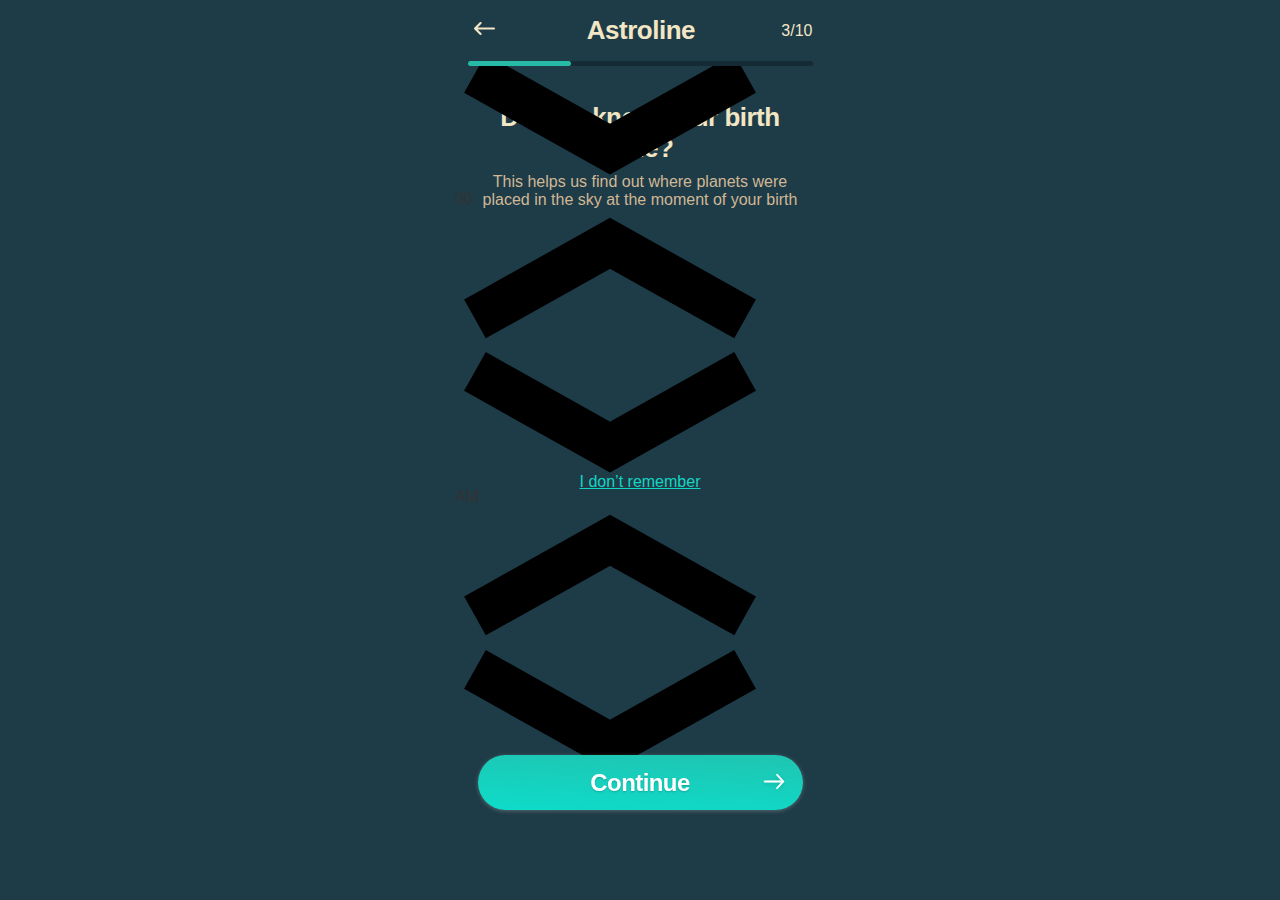
<file: birthtime.html>
<!DOCTYPE html>
<html lang="en">
  <head>
    <meta charset="UTF-8" />
    <meta name="viewport" content="width=device-width, initial-scale=1.0" />
    <link rel="stylesheet" href="style.css" />
    <script src="script.js"></script>
    <title>Astroline</title>
  </head>
  <body style="background-color: #1e3b48">
    <div class="style_wrapper__hdxt9 progressbar-enter-done">
      <div class="style_progress__ym3Ja">
        <div class="style_container__2SlEL">
          <button type="button" onclick="redirectToBirthdayPage()">
            <svg
              width="21"
              height="13"
              xmlns="http://www.w3.org/2000/svg"
              class="style_icon__hV1Jz"
            >
              <path
                d="M19.945 5.452H3.61l3.7-3.66A1.044 1.044 0 0 0 7.313.308 1.06 1.06 0 0 0 5.82.305L.311 5.757a1.045 1.045 0 0 0-.002 1.485l5.512 5.453a1.06 1.06 0 0 0 1.492-.004c.41-.41.409-1.074-.004-1.482l-3.7-3.66h16.336c.583 0 1.055-.47 1.055-1.049s-.472-1.048-1.055-1.048z"
              ></path>
            </svg>
          </button>
          <h1 class="style_title_h1__drby6 style_title__rDZ8H">Astroline</h1>
          <p class="style_text__5JYBx style_counter__lpxxh">3/10</p>
        </div>
        <div class="style_line__9VJjG">
          <span class="style_feeling__JPd4P" style="width: 30%"></span>
        </div>
      </div>
    </div>
    <div class="style_birth__iVRK0">
      <h1 class="style_title_h1__drby6 style_birth__title__XtFNk">
        Do you know your birth time?
      </h1>
      <p class="style_text__5JYBx style_birth__text__ki59P">
        This helps us find out where planets were placed in the sky at the
        moment of your birth
      </p>
	  <div class="style_form__XIals style_form__day__WWeRJ" >
		<div class="style_root__SOkzn">
		  <div class="style_root__g1Ew0">
			<div class="rmc-multi-picker">
				<div id="container">
					<div class="glass">
						<div class="picker">
				
							
				
							<div id="picker_container">
				
								<div id="date_container">
									<div id="datepicker"></div>
									<button class="buttone" id="dup" aria-label="date up"><svg width="100%" height="100%" viewBox="0 0 135 60" style="fill-rule:evenodd;clip-rule:evenodd;stroke-linecap:square;stroke-miterlimit:1.5;">
											<path d="M15,44.133l52.067,-29.133l52.066,29.133" style="fill:none;stroke:#000;stroke-width:20px;" />
										</svg></button>
									<button class="buttone bdown" id="ddown" aria-label="date down"><svg width="100%" height="100%" viewBox="0 0 135 60" style="fill-rule:evenodd;clip-rule:evenodd;stroke-linecap:square;stroke-miterlimit:1.5;">
											<path d="M15,15l52.067,29.133l52.066,-29.133" style="fill:none;stroke:#000;stroke-width:20px;" />
										</svg></button>
								</div>
				
								<div id="month_container">
									<div id="monthpicker"></div>
									<button class="buttone" id="mup" aria-label="month up"><svg width="100%" height="100%" viewBox="0 0 135 60" style="fill-rule:evenodd;clip-rule:evenodd;stroke-linecap:square;stroke-miterlimit:1.5;">
											<path d="M15,44.133l52.067,-29.133l52.066,29.133" style="fill:none;stroke:#000;stroke-width:20px;" />
										</svg></button>
									<button class="buttone bdown" id="mdown" aria-label="month down"><svg width="100%" height="100%" viewBox="0 0 135 60" style="fill-rule:evenodd;clip-rule:evenodd;stroke-linecap:square;stroke-miterlimit:1.5;">
											<path d="M15,15l52.067,29.133l52.066,-29.133" style="fill:none;stroke:#000;stroke-width:20px;" />
										</svg></button>
								</div>
				
								<div id="year_container">
									<div id="yearpicker"></div>
									<button class="buttone" id="yup" aria-label="year up"><svg width="100%" height="100%" viewBox="0 0 135 60" style="fill-rule:evenodd;clip-rule:evenodd;stroke-linecap:square;stroke-miterlimit:1.5;">
											<path d="M15,44.133l52.067,-29.133l52.066,29.133" style="fill:none;stroke:#000;stroke-width:20px;" />
										</svg></button>
									<button class="buttone bdown" id="ydown" aria-label="year down"><svg width="100%" height="100%" viewBox="0 0 135 60" style="fill-rule:evenodd;clip-rule:evenodd;stroke-linecap:square;stroke-miterlimit:1.5;">
											<path d="M15,15l52.067,29.133l52.066,-29.133" style="fill:none;stroke:#000;stroke-width:20px;" />
										</svg></button>
								</div>
				
							</div>
				
						</div>
					</div>
				
				</div>
			</div>
		  </div>
		</div>
    <button
            type="button"
            class="style_root__vXPcM style_birthtime__skip__01BCi"
          >
            I don’t remember</button
          >
		<button
		  type="submit"
		  class="style_button__ATdiY style_form__button__Kg5Tl"
		  onclick=redirectTobornPage()
		  
		>
		  <div class="style_button__title__q-1y-" ><span>Continue</span></div>
		  <svg
			xmlns="http://www.w3.org/2000/svg"
			width="38"
			height="33"
			viewBox="0 0 38 33"
			class="style_button__right-icon__3MH3Y"
		  >
			<defs>
			  <filter
				id="a"
				width="109.2%"
				height="152.7%"
				x="-4.6%"
				y="-24.5%"
				filterUnits="objectBoundingBox"
			  >
				<feOffset
				  dy="1"
				  in="SourceAlpha"
				  result="shadowOffsetOuter1"
				></feOffset>
				<feGaussianBlur
				  in="shadowOffsetOuter1"
				  result="shadowBlurOuter1"
				  stdDeviation="2"
				></feGaussianBlur>
				<feColorMatrix
				  in="shadowBlurOuter1"
				  result="shadowMatrixOuter1"
				  values="0 0 0 0 0 0 0 0 0 0 0 0 0 0 0 0 0 0 0.15 0"
				></feColorMatrix>
				<feMerge>
				  <feMergeNode in="shadowMatrixOuter1"></feMergeNode>
				  <feMergeNode in="SourceGraphic"></feMergeNode>
				</feMerge>
			  </filter>
			</defs>
			<g
			  filter="url(#a)"
			  transform="translate(-266 -11)"
			  fill="#FFF"
			  stroke="#FFF"
			  stroke-width="0.5"
			>
			  <path
				d="M288.5 20.2a.7.7 0 00-1 0c-.3.3-.3.8 0 1l5 5.5h-16.8c-.4 0-.7.4-.7.8s.3.8.7.8h16.9l-5.1 5.4c-.3.3-.3.8 0 1 .2.4.7.4 1 0l6.3-6.7c.3-.3.3-.7 0-1l-6.3-6.8z"
			  ></path>
			</g>
		  </svg>
		</button>
	  </div>
	</div> 
    </div>
    

      <!-- 4th page -->
    </div>
    <script>
      
const hourpicker = document.getElementById("datepicker");
const minutepicker = document.getElementById("monthpicker");
const ampmpicker = document.getElementById("yearpicker");



const hup = document.getElementById("dup");
const hdown = document.getElementById("ddown");
const minup = document.getElementById("mup");
const mindown = document.getElementById("mdown");
const ampmup = document.getElementById("yup");
const ampmdown = document.getElementById("ydown");




let hour_now = 12;
let minute_now = 0;
let ampm_now = "AM";

hourpicker.innerHTML = padZero(hour_now);
minutepicker.innerHTML = padZero(minute_now);
ampmpicker.innerHTML = ampm_now;

hup.addEventListener("click", () => adjustHour(1));
hdown.addEventListener("click", () => adjustHour(-1));
minup.addEventListener("click", () => adjustMinute(1));
mindown.addEventListener("click", () => adjustMinute(-1));
ampmup.addEventListener("click", () => toggleAmPm("up"));
ampmdown.addEventListener("click", () => toggleAmPm("down"));

function adjustHour(v) {
    hour_now = (hour_now + v + 12) % 12 || 12;
    hourpicker.innerHTML = padZero(hour_now);
}

function adjustMinute(v) {
    minute_now = (minute_now + v + 60) % 60;
    minutepicker.innerHTML = padZero(minute_now);
}

function toggleAmPm(direction) {
    if (direction === "up") {
        ampm_now = ampm_now === "AM" ? "PM" : "AM";
    } else {
        ampm_now = ampm_now === "AM" ? "PM" : "AM";
    }
    ampmpicker.innerHTML = ampm_now;
}

function padZero(value) {
    return value < 10 ? "0" + value : value;
}

// Add these elements to your existing JavaScript code
const container = document.getElementById("container");

// Add the prevent scroll logic without changing CSS code
let letTouchMove = false;
container.addEventListener("touchmove", (e) => {
    if (letTouchMove === false) {
        e.preventDefault();
    }
});

const pbox = document.getElementById("pbox");
pbox.addEventListener("touchstart", (e) => {
    letTouchMove = true;
});
pbox.addEventListener("touchend", (e) => {
    letTouchMove = false;
});


    </script>
  </body>
</html>
</file>
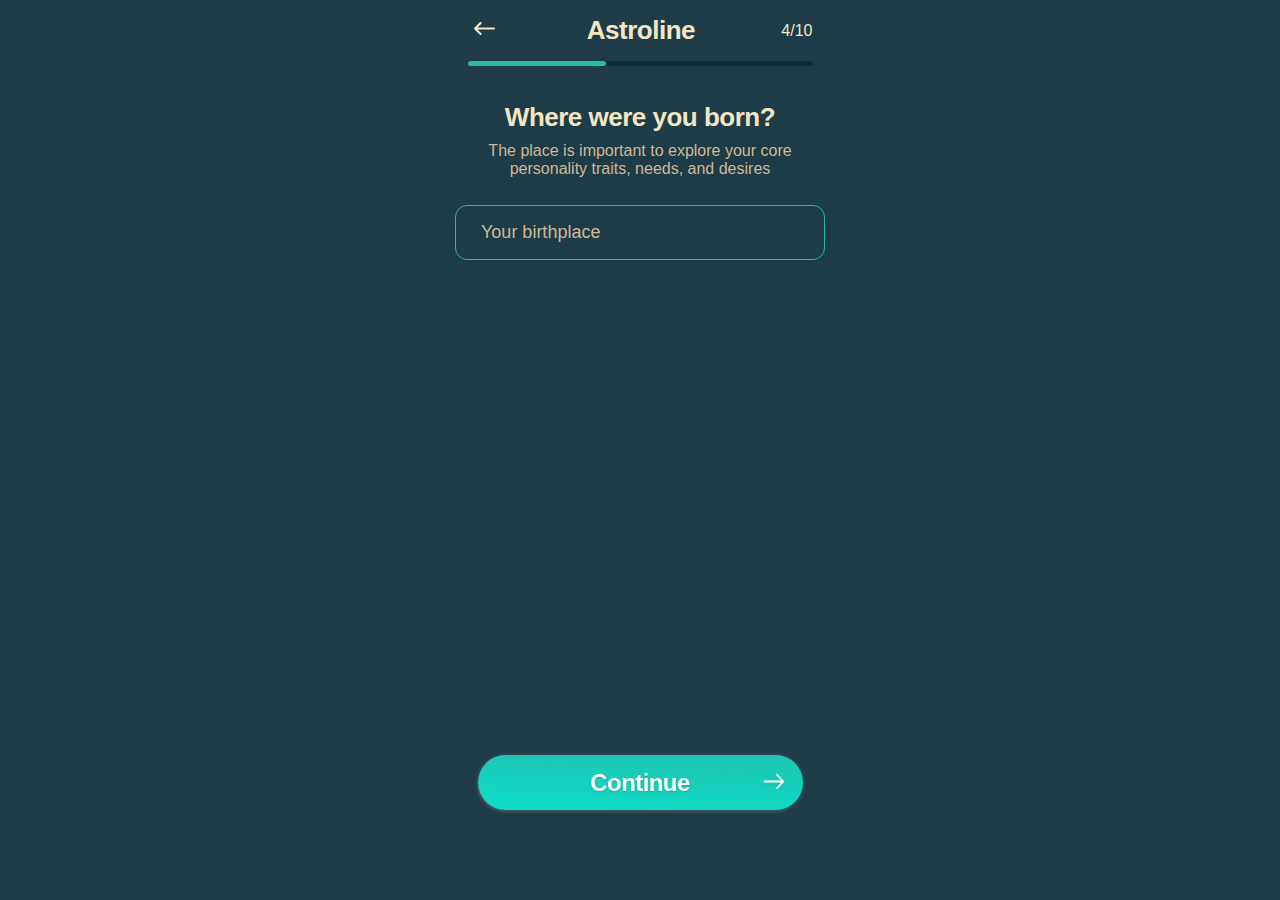
<file: born.html>
<!DOCTYPE html>
<html lang="en">
<head>
    <meta charset="UTF-8">
    <meta name="viewport" content="width=device-width, initial-scale=1.0">
    <link rel="stylesheet" href="style.css" />
    <script src="script.js"></script>
    <title>Astroline</title>
</head>
<body style="background-color: #1e3b48">
    <div
      class="style_wrapper__hdxt9 progressbar-enter-done"
     
    >
      <div class="style_progress__ym3Ja">
        <div class="style_container__2SlEL">
          <button type="button" onclick="redirectToBirthtimePage()">
            <svg
              width="21"
              height="13"
              xmlns="http://www.w3.org/2000/svg"
              class="style_icon__hV1Jz"
            >
              <path
                d="M19.945 5.452H3.61l3.7-3.66A1.044 1.044 0 0 0 7.313.308 1.06 1.06 0 0 0 5.82.305L.311 5.757a1.045 1.045 0 0 0-.002 1.485l5.512 5.453a1.06 1.06 0 0 0 1.492-.004c.41-.41.409-1.074-.004-1.482l-3.7-3.66h16.336c.583 0 1.055-.47 1.055-1.049s-.472-1.048-1.055-1.048z"
              ></path>
            </svg>
          </button>
          <h1 class="style_title_h1__drby6 style_title__rDZ8H">Astroline</h1>
          <p class="style_text__5JYBx style_counter__lpxxh">4/10</p>
        </div>
        <div class="style_line__9VJjG">
          <span class="style_feeling__JPd4P" style="width: 40%"></span>
        </div>
      </div>
    </div>

    <!-- progressbar -->
    <div class="style_birth__f+7Ci" >
      <h1 class="style_title_h1__drby6 style_birth__title__e9yDR">
        Where were you born?
      </h1>
      <p class="style_text__5JYBx style_birth__text__ReUao">
        The place is important to explore your core personality traits, needs,
        and desires
      </p>
      <div class="style_form__TG9rn" >
        <div class="style_wrapper__zL8LD style_wrap__JK7KD">
          <input
            class="style_input__CzcOK style_input__cz8gI style_form__picker__mxQ0d"
            placeholder="Your birthplace"
            value=""
          />
        </div>
        <button
          type="submit"
          class="style_button__ATdiY style_form__button__13Op5"
          onclick="redirectTo5thpagePage()"
        >
          <div class="style_button__title__q-1y-"><span>Continue</span></div>
          <svg
            xmlns="http://www.w3.org/2000/svg"
            width="38"
            height="33"
            viewBox="0 0 38 33"
            class="style_button__right-icon__3MH3Y"
          >
            <defs>
              <filter
                id="a"
                width="109.2%"
                height="152.7%"
                x="-4.6%"
                y="-24.5%"
                filterUnits="objectBoundingBox"
              >
                <feOffset
                  dy="1"
                  in="SourceAlpha"
                  result="shadowOffsetOuter1"
                ></feOffset>
                <feGaussianBlur
                  in="shadowOffsetOuter1"
                  result="shadowBlurOuter1"
                  stdDeviation="2"
                ></feGaussianBlur>
                <feColorMatrix
                  in="shadowBlurOuter1"
                  result="shadowMatrixOuter1"
                  values="0 0 0 0 0 0 0 0 0 0 0 0 0 0 0 0 0 0 0.15 0"
                ></feColorMatrix>
                <feMerge>
                  <feMergeNode in="shadowMatrixOuter1"></feMergeNode>
                  <feMergeNode in="SourceGraphic"></feMergeNode>
                </feMerge>
              </filter>
            </defs>
            <g
              filter="url(#a)"
              transform="translate(-266 -11)"
              fill="#FFF"
              stroke="#FFF"
              stroke-width="0.5"
            >
              <path
                d="M288.5 20.2a.7.7 0 00-1 0c-.3.3-.3.8 0 1l5 5.5h-16.8c-.4 0-.7.4-.7.8s.3.8.7.8h16.9l-5.1 5.4c-.3.3-.3.8 0 1 .2.4.7.4 1 0l6.3-6.7c.3-.3.3-.7 0-1l-6.3-6.8z"
              ></path>
            </g>
          </svg>
        </button>
    </div>
    </div>
</body>
</html>
</file>
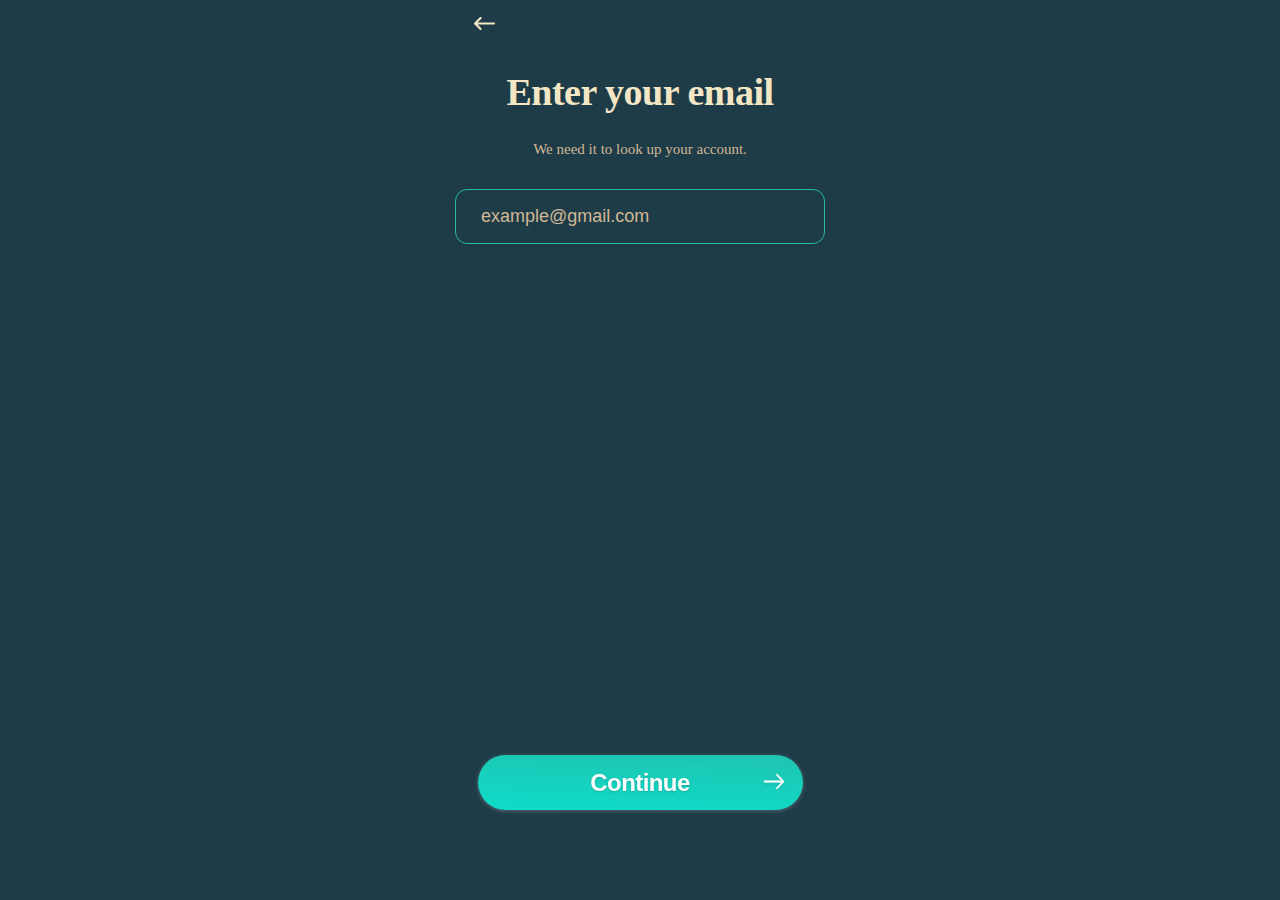
<file: emailPage.html>
<!DOCTYPE html>
<html lang="en">
  <head>
    <meta charset="UTF-8" />
    <meta name="viewport" content="width=device-width, initial-scale=1.0" />
    <link rel="stylesheet" href="style.css" />
    <script src="script.js"></script>
    <title>Astroline</title>
   
  </head>
  <body>
    <div class="style_wrapper__hdxt9 progressbar-enter-done">
      <div class="style_progress__ym3Ja">
        <div class="style_container__2SlEL">
          <button type="button" onclick="redirectTonamethpagePage()">
            <svg
              width="21"
              height="13"
              xmlns="http://www.w3.org/2000/svg"
              class="style_icon__hV1Jz"
            >
              <path
                d="M19.945 5.452H3.61l3.7-3.66A1.044 1.044 0 0 0 7.313.308 1.06 1.06 0 0 0 5.82.305L.311 5.757a1.045 1.045 0 0 0-.002 1.485l5.512 5.453a1.06 1.06 0 0 0 1.492-.004c.41-.41.409-1.074-.004-1.482l-3.7-3.66h16.336c.583 0 1.055-.47 1.055-1.049s-.472-1.048-1.055-1.048z"
              ></path>
            </svg>
          </button>
        </div>
      </div>
    </div>

    <!-- progressbar -->
    <div class="style_birth__f+7Ci" style="height: 660px">
      <h1
        class="style_title_h1__drby6 style_birth__title__e9yDR"
        style="
          font-size: 38px;
          line-height: 42px;
          color: rgb(242, 230, 196);
          text-align: center;
          font-weight: 700;
          font-family: Philosopher;
        "
      >
        Enter your email
      </h1>
      <p
        class="style_text__5JYBx style_birth__text__ReUao"
        style="
          font-size: 15px;
          line-height: 25px;
          color: rgb(208, 184, 148);
          margin-top: 14.2939px;
          text-align: center;
          font-weight: 400;
          padding-right: 10.4667px;
          padding-left: 10.4667px;
          font-family: 'Open Sans';
        "
      >
        We need it to look up your account.
      </p>
      <div class="style_form__TG9rn">
        <div class="style_wrapper__zL8LD style_wrap__JK7KD">
          <input
            class="style_input__CzcOK style_input__cz8gI style_form__picker__mxQ0d border-email"
            placeholder="example@gmail.com"
            value=""
            id="email1"
          />
        </div>
        <button
          type="submit"
          class="style_button__ATdiY style_form__button__13Op5"
          onclick="redirectTo5thpagePage()"
        >
          <div class="style_button__title__q-1y-"><span>Continue</span></div>
          <svg
            xmlns="http://www.w3.org/2000/svg"
            width="38"
            height="33"
            viewBox="0 0 38 33"
            class="style_button__right-icon__3MH3Y"
          >
            <defs>
              <filter
                id="a"
                width="109.2%"
                height="152.7%"
                x="-4.6%"
                y="-24.5%"
                filterUnits="objectBoundingBox"
              >
                <feOffset
                  dy="1"
                  in="SourceAlpha"
                  result="shadowOffsetOuter1"
                ></feOffset>
                <feGaussianBlur
                  in="shadowOffsetOuter1"
                  result="shadowBlurOuter1"
                  stdDeviation="2"
                ></feGaussianBlur>
                <feColorMatrix
                  in="shadowBlurOuter1"
                  result="shadowMatrixOuter1"
                  values="0 0 0 0 0 0 0 0 0 0 0 0 0 0 0 0 0 0 0.15 0"
                ></feColorMatrix>
                <feMerge>
                  <feMergeNode in="shadowMatrixOuter1"></feMergeNode>
                  <feMergeNode in="SourceGraphic"></feMergeNode>
                </feMerge>
              </filter>
            </defs>
            <g
              filter="url(#a)"
              transform="translate(-266 -11)"
              fill="#FFF"
              stroke="#FFF"
              stroke-width="0.5"
            >
              <path
                d="M288.5 20.2a.7.7 0 00-1 0c-.3.3-.3.8 0 1l5 5.5h-16.8c-.4 0-.7.4-.7.8s.3.8.7.8h16.9l-5.1 5.4c-.3.3-.3.8 0 1 .2.4.7.4 1 0l6.3-6.7c.3-.3.3-.7 0-1l-6.3-6.8z"
              ></path>
            </g>
          </svg>
        </button>
      </div>
    </div>
    <script>
      document.addEventListener("DOMContentLoaded", function () {
  document
    .querySelector(".style_form__button__13Op5")
    .addEventListener("click", function () {
      var selectdplace = document.getElementById("email1").value;

      console.log("Selected email:", selectdplace);

      var selectedValues = {
        email: selectdplace,
      };
      var qaArray = [
        { question: "Enter your Email", answer: selectedValues },
      ];

      var selectedValuesJson = JSON.stringify(qaArray);

      localStorage.setItem("selectedEmail", selectedValuesJson);

      redirectTonumberPagethpagePage();
    });
});
    </script>
  </body>
</html>
</file>
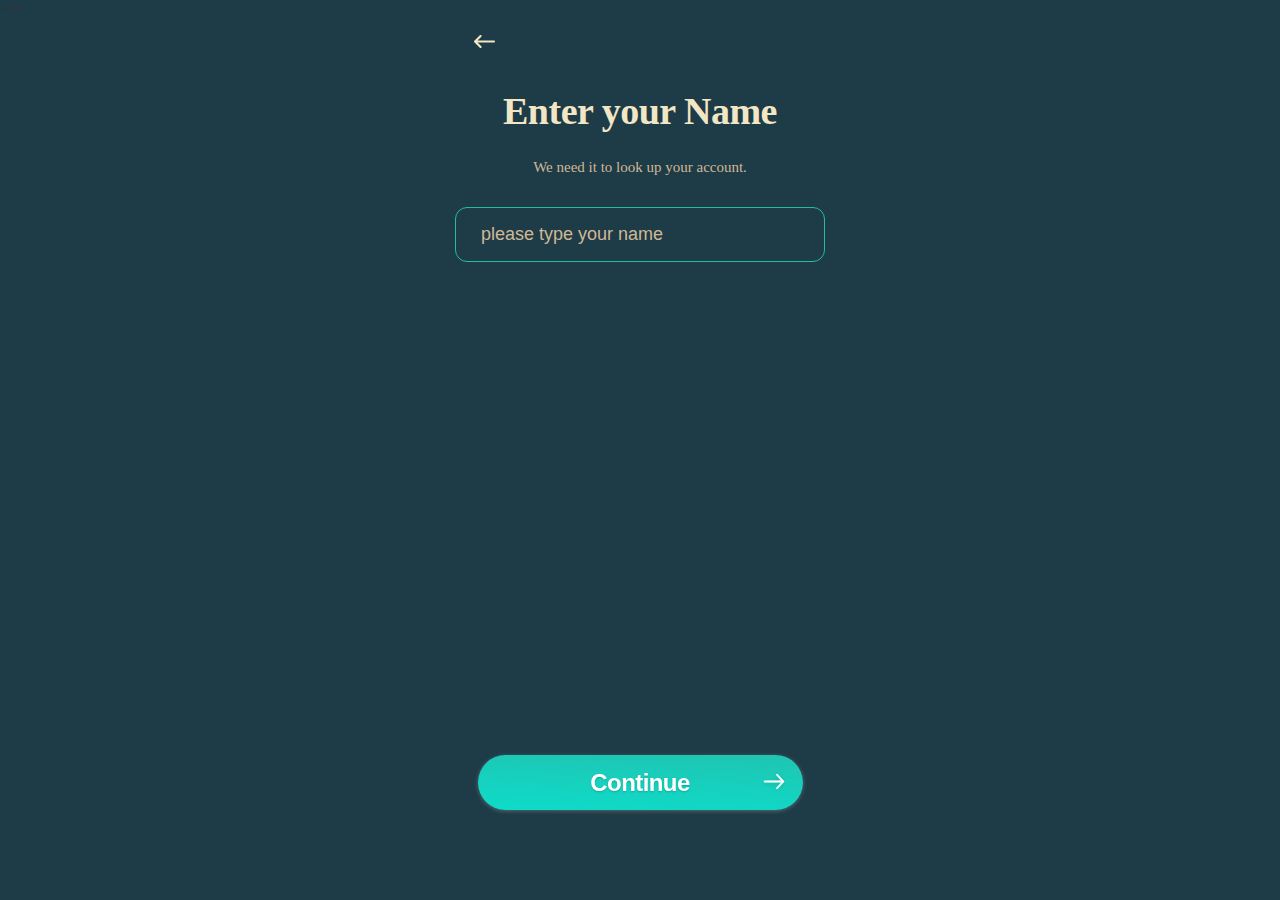
<file: namePage.html>
<!DOCTYPE html>
<html lang="en">
  <head>
    <meta charset="UTF-8" />
    <meta name="viewport" content="width=device-width, initial-scale=1.0" />
    <link rel="stylesheet" href="style.css" />
    <script src="script.js"></script>
    <title>Astroline</title>
    
    </style> -->
  </head>
  <body>
    <div class="style_wrapper__hdxt9 progressbar-enter-done">
      <div class="style_progress__ym3Ja">
        <div class="style_container__2SlEL">
          <button type="button" onclick="redirectTo10thpagePage()">
            <svg
              width="21"
              height="13"
              xmlns="http://www.w3.org/2000/svg"
              class="style_icon__hV1Jz"
            >
              <path
                d="M19.945 5.452H3.61l3.7-3.66A1.044 1.044 0 0 0 7.313.308 1.06 1.06 0 0 0 5.82.305L.311 5.757a1.045 1.045 0 0 0-.002 1.485l5.512 5.453a1.06 1.06 0 0 0 1.492-.004c.41-.41.409-1.074-.004-1.482l-3.7-3.66h16.336c.583 0 1.055-.47 1.055-1.049s-.472-1.048-1.055-1.048z"
              ></path>
            </svg>
          </button>
        </div>
      </div>
    </div>

    <!-- progressbar -->
    <div class="style_birth__f+7Ci" style="height: 660px">
      <h1
        class="style_title_h1__drby6 style_birth__title__e9yDR"
        style="
          font-size: 38px;
          line-height: 42px;
          color: rgb(242, 230, 196);
          text-align: center;
          font-weight: 700;
          font-family: Philosopher;
        "
      >
        Enter your Name
      </h1>
      <p
        class="style_text__5JYBx style_birth__text__ReUao"
        style="
          font-size: 15px;
          line-height: 25px;
          color: rgb(208, 184, 148);
          margin-top: 14.2939px;
          text-align: center;
          font-weight: 400;
          padding-right: 10.4667px;
          padding-left: 10.4667px;
          font-family: 'Open Sans';
        "
      >
        We need it to look up your account.
      </p>
      <div class="style_form__TG9rn">
        <div class="style_wrapper__zL8LD style_wrap__JK7KD">
          <input
            class="style_input__CzcOK style_input__cz8gI style_form__picker__mxQ0d border-email"
            placeholder="please type your name"
            value=""
            id="name1"
          />
        </div>
        <button
          type="submit"
          class="style_button__ATdiY style_form__button__13Op5 dataname"
         
        >
          <div class="style_button__title__q-1y-"><span>Continue</span></div>
          <svg
            xmlns="http://www.w3.org/2000/svg"
            width="38"
            height="33"
            viewBox="0 0 38 33"
            class="style_button__right-icon__3MH3Y"
          >
            <defs>
              <filter
                id="a"
                width="109.2%"
                height="152.7%"
                x="-4.6%"
                y="-24.5%"
                filterUnits="objectBoundingBox"
              >
                <feOffset
                  dy="1"
                  in="SourceAlpha"
                  result="shadowOffsetOuter1"
                ></feOffset>
                <feGaussianBlur
                  in="shadowOffsetOuter1"
                  result="shadowBlurOuter1"
                  stdDeviation="2"
                ></feGaussianBlur>
                <feColorMatrix
                  in="shadowBlurOuter1"
                  result="shadowMatrixOuter1"
                  values="0 0 0 0 0 0 0 0 0 0 0 0 0 0 0 0 0 0 0.15 0"
                ></feColorMatrix>
                <feMerge>
                  <feMergeNode in="shadowMatrixOuter1"></feMergeNode>
                  <feMergeNode in="SourceGraphic"></feMergeNode>
                </feMerge>
              </filter>
            </defs>
            <g
              filter="url(#a)"
              transform="translate(-266 -11)"
              fill="#FFF"
              stroke="#FFF"
              stroke-width="0.5"
            >
              <path
                d="M288.5 20.2a.7.7 0 00-1 0c-.3.3-.3.8 0 1l5 5.5h-16.8c-.4 0-.7.4-.7.8s.3.8.7.8h16.9l-5.1 5.4c-.3.3-.3.8 0 1 .2.4.7.4 1 0l6.3-6.7c.3-.3.3-.7 0-1l-6.3-6.8z"
              ></path>
            </g>
          </svg>
        </button>
      </div>
    </div>
    <script>
      document.addEventListener("DOMContentLoaded", function () {
  document
    .querySelector(".style_form__button__13Op5")
    .addEventListener("click", function () {
      var selectdplace = document.getElementById("name1").value;

      console.log("Selected name:", selectdplace);

      var selectedValues = {
        name: selectdplace,
      };
      var qaArray = [
        { question: "Enter your Name", answer: selectedValues },
      ];

      var selectedValuesJson = JSON.stringify(qaArray);

      localStorage.setItem("selectedName", selectedValuesJson);

      redirectToemailPagethpagePage();
    });
});
    </script>
  </body>
</html>
</file>
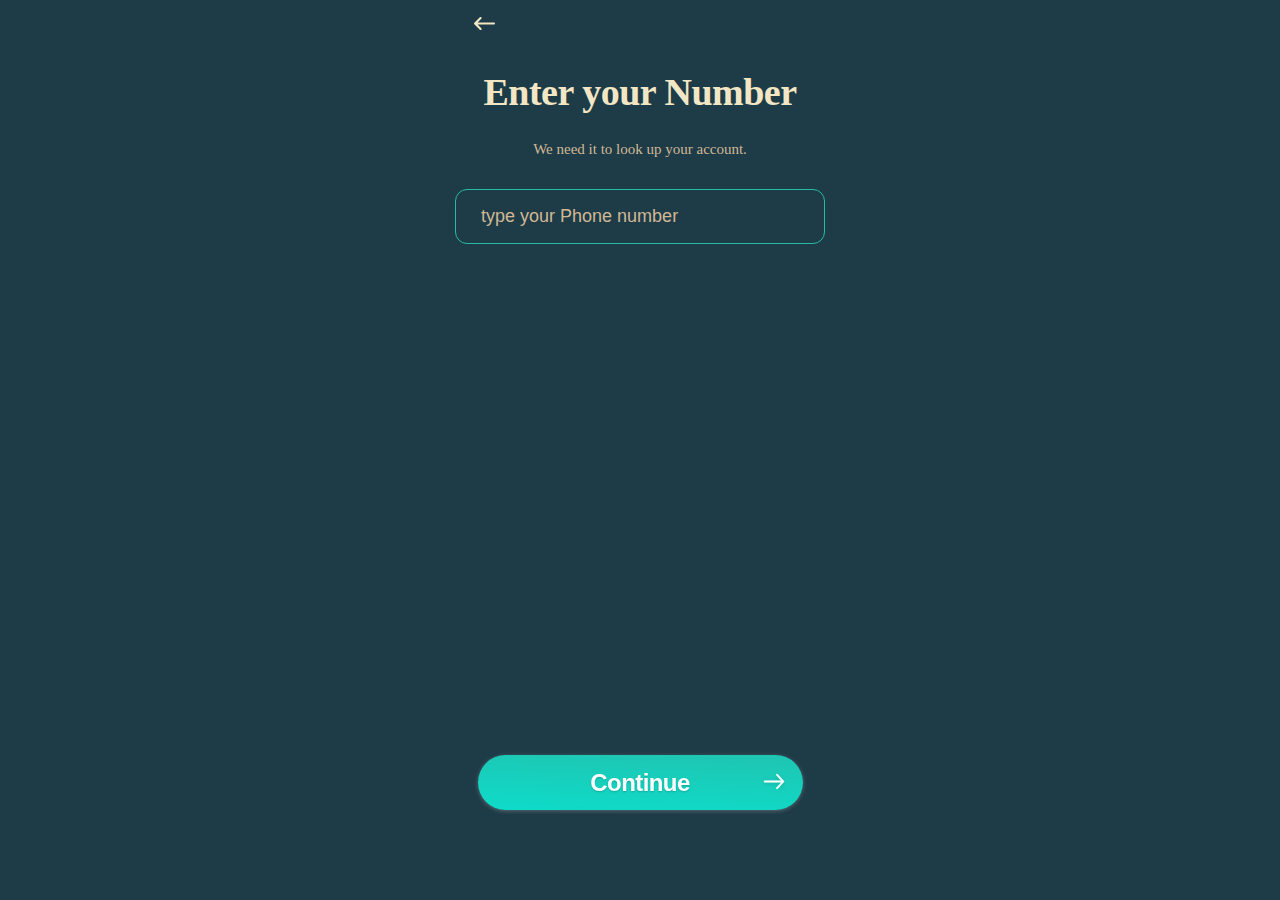
<file: phoneNumber.html>
<!DOCTYPE html>
<html lang="en">
  <head>
    <meta charset="UTF-8" />
    <meta name="viewport" content="width=device-width, initial-scale=1.0" />
    <link rel="stylesheet" href="style.css" />
    <script src="script.js"></script>
    <title>Astroline</title>
  </head>
  <body>
    <div class="style_wrapper__hdxt9 progressbar-enter-done">
      <div class="style_progress__ym3Ja">
        <div class="style_container__2SlEL">
          <button type="button" onclick="redirectToemailPagethpagePage()">
            <svg
              width="21"
              height="13"
              xmlns="http://www.w3.org/2000/svg"
              class="style_icon__hV1Jz"
            >
              <path
                d="M19.945 5.452H3.61l3.7-3.66A1.044 1.044 0 0 0 7.313.308 1.06 1.06 0 0 0 5.82.305L.311 5.757a1.045 1.045 0 0 0-.002 1.485l5.512 5.453a1.06 1.06 0 0 0 1.492-.004c.41-.41.409-1.074-.004-1.482l-3.7-3.66h16.336c.583 0 1.055-.47 1.055-1.049s-.472-1.048-1.055-1.048z"
              ></path>
            </svg>
          </button>
        </div>
      </div>
    </div>

    <!-- progressbar -->
    <div class="style_birth__f+7Ci" style="height: 660px">
      <h1
        class="style_title_h1__drby6 style_birth__title__e9yDR"
        style="
          font-size: 38px;
          line-height: 42px;
          color: rgb(242, 230, 196);
          text-align: center;
          font-weight: 700;
          font-family: Philosopher;
        "
      >
        Enter your Number
      </h1>
      <p
        class="style_text__5JYBx style_birth__text__ReUao"
        style="
          font-size: 15px;
          line-height: 25px;
          color: rgb(208, 184, 148);
          margin-top: 14.2939px;
          text-align: center;
          font-weight: 400;
          padding-right: 10.4667px;
          padding-left: 10.4667px;
          font-family: 'Open Sans';
        "
      >
        We need it to look up your account.
      </p>
      <div class="style_form__TG9rn">
        <div class="style_wrapper__zL8LD style_wrap__JK7KD">
          <input
            class="style_input__CzcOK style_input__cz8gI style_form__picker__mxQ0d border-email"
            placeholder="type your Phone number"
            value=""
            id="phonenumber"
          />
        </div>
        <button
          type="submit"
          class="style_button__ATdiY style_form__button__13Op5"
        >
          <div class="style_button__title__q-1y-"><span>Continue</span></div>
          <svg
            xmlns="http://www.w3.org/2000/svg"
            width="38"
            height="33"
            viewBox="0 0 38 33"
            class="style_button__right-icon__3MH3Y"
          >
            <defs>
              <filter
                id="a"
                width="109.2%"
                height="152.7%"
                x="-4.6%"
                y="-24.5%"
                filterUnits="objectBoundingBox"
              >
                <feOffset
                  dy="1"
                  in="SourceAlpha"
                  result="shadowOffsetOuter1"
                ></feOffset>
                <feGaussianBlur
                  in="shadowOffsetOuter1"
                  result="shadowBlurOuter1"
                  stdDeviation="2"
                ></feGaussianBlur>
                <feColorMatrix
                  in="shadowBlurOuter1"
                  result="shadowMatrixOuter1"
                  values="0 0 0 0 0 0 0 0 0 0 0 0 0 0 0 0 0 0 0.15 0"
                ></feColorMatrix>
                <feMerge>
                  <feMergeNode in="shadowMatrixOuter1"></feMergeNode>
                  <feMergeNode in="SourceGraphic"></feMergeNode>
                </feMerge>
              </filter>
            </defs>
            <g
              filter="url(#a)"
              transform="translate(-266 -11)"
              fill="#FFF"
              stroke="#FFF"
              stroke-width="0.5"
            >
              <path
                d="M288.5 20.2a.7.7 0 00-1 0c-.3.3-.3.8 0 1l5 5.5h-16.8c-.4 0-.7.4-.7.8s.3.8.7.8h16.9l-5.1 5.4c-.3.3-.3.8 0 1 .2.4.7.4 1 0l6.3-6.7c.3-.3.3-.7 0-1l-6.3-6.8z"
              ></path>
            </g>
          </svg>
        </button>
      </div>
    </div>
    <script>
      document.addEventListener("DOMContentLoaded", function () {
        document
          .querySelector(".style_form__button__13Op5")
          .addEventListener("click", function () {
            var selectdplace = document.getElementById("phonenumber").value;

            console.log("Selected phonenumber:", selectdplace);

            var selectedValues = {
              phone: selectdplace,
            };
            var qaArray = [
              { question: "Enter your Number", answer: selectedValues },
            ];

            var selectedValuesJson = JSON.stringify(qaArray);

            localStorage.setItem("selectedphonenumber", selectedValuesJson);

            var keyname = [
            "selectedEmail",
              "selectedName",
              "selectedphonenumber",
            ];

            var dataName = keyname
              .map(function (key) {
                var storedData = localStorage.getItem(key);

                if (storedData) {
                  return JSON.parse(storedData)[0]; // Only push the first item (question and answer)
                } else {
                  console.log("No data found for key:", key);
                  return null;
                }
              })
              .filter(Boolean); // Filter out null values

            console.log("Data array :", dataName);
            function convertToURLParams(data) {
              var params = data.map(function (item) {
                var question = encodeURIComponent(item.question);
                var answerKey = Object.keys(item.answer)[0];
                var answerValue = encodeURIComponent(item.answer[answerKey]);
                return `${answerKey}=${answerValue}`;
              });
              return params.join("&");
            }

            // Create the URL parameters
            var urlParams = convertToURLParams(dataName);

            // Construct the final URL
            var finalURL = `http://domainX.com/?${urlParams}`;

            console.log("Final URL:", finalURL);

            var keysToRetrieve = [
              "selectedUrl",
              "selectedtime",
              "selectedyear",
              "selectedplace",
              "selectedStatus",
              "selectedGoals",
              "selectedElement",
              "selectedColors",
            ];

            var dataArray = keysToRetrieve
              .map(function (key) {
                var storedData = localStorage.getItem(key);

                if (storedData) {
                  return JSON.parse(storedData)[0]; // Only push the first item (question and answer)
                } else {
                  console.log("No data found for key:", key);
                  return null;
                }
              })
              .filter(Boolean); // Filter out null values

            console.log("Data array from local storage:", dataArray);
            function constructUrl(data) {
              var url = finalURL +"&qa=[";

              data.forEach(function (item, index) {
                var question = JSON.stringify(item.question).replace(/"/g, "'");
                var answer = JSON.stringify(item.answer).replace(/"/g, "'");

                url +=
                '{"question":' + question + ',"answer":' + answer + '}';

                if (index < data.length - 1) {
                  url += ",";
                }
              });

              url += "]";

              return url;
            }

            // Example data array

            var finalUrlDomail = constructUrl(dataArray);
            console.log("Final URL:", finalUrlDomail);
            //  window.location.href = finalUrlDomail;
          });
      });
    </script>
  </body>
</html>
</file>
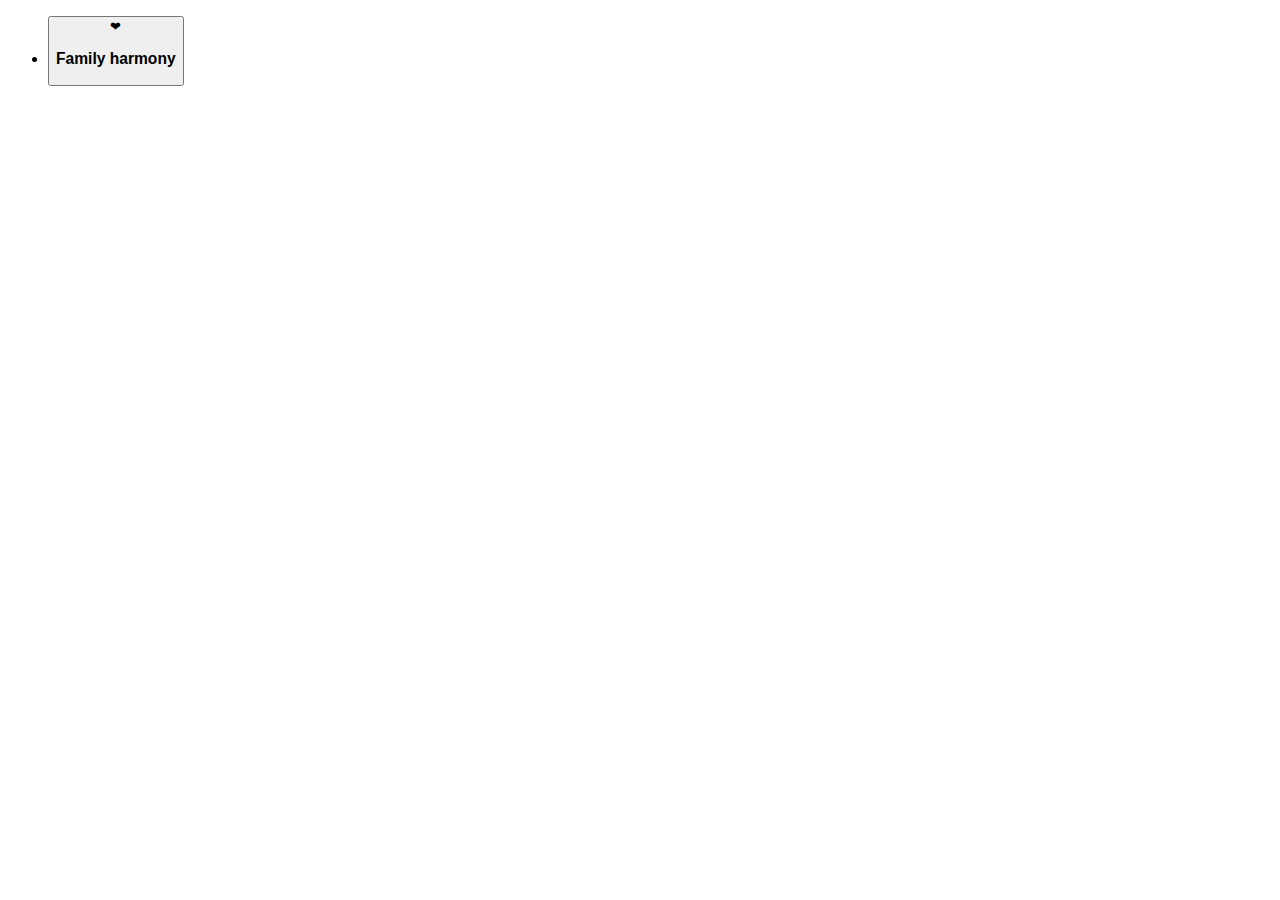
<file: sample.html>
<!DOCTYPE html>
<html lang="en">
<head>
  <meta charset="UTF-8">
  <meta name="viewport" content="width=device-width, initial-scale=1.0">
  <style>
    /* Add your styling here */
    .style_active__7uaXP {
      background-color: #00f; /* Example background color for selected items */
      color: #fff; /* Example text color for selected items */
    }
  </style>
  <title>Multiple Selection Example</title>
</head>
<body>

<div class="style_fade-wrap__color-content__s0Du6">
  <ul class="style_answers-list__nvn1K style_answers-list_mini__SgrSG">
    <li>
      <button id="Family_harmony_container" class="selectable-button style_mini-rectangle__b-yal style_dark__LjBjR" type="button">
        <div class="style_button__xQnQd">
          ❤
          <div class="style_description__LOzul">
            <h3 id="Family_harmony_title" class="style_title__BSEOj">Family harmony</h3>
          </div>
        </div>
      </button>
    </li>
    <!-- Add other list items here... -->
  </ul>
</div>

<script>
  // JavaScript to handle button click and toggle selected status
  const buttons = document.querySelectorAll('.selectable-button');

  buttons.forEach(button => {
    button.addEventListener('click', () => {
      button.classList.toggle('style_active__7uaXP');
    });
  });
</script>

</body>
</html>
</file>
<file: style.css>
.style_root__Rm4q- {
  max-width: 430px;
  padding: 15px;
  width: 100%;
}

.style_root__Rm4q- .style_wrapper__8yeIV {
  background-color: #fff;
  border-radius: 10px;
  padding: 5px;
}

.style_root__Rm4q- .style_container__hHgVf {
  align-items: center;
  display: flex;
  flex-direction: column;
  justify-content: center;
  margin: 0 auto;
  padding: 15px;
  width: 100%;
}

.style_root__Rm4q- .style_container__hHgVf .style_images__OlQon {
  align-items: center;
  display: flex;
}

.style_root__Rm4q-
  .style_container__hHgVf
  .style_images__OlQon
  .style_avatars__Rk9VB {
  display: flex;
  left: 10px;
  position: relative;
}

.style_root__Rm4q-
  .style_container__hHgVf
  .style_images__OlQon
  .style_avatars__Rk9VB
  .style_ava__iUY90 {
  border: 1.2px solid #2d5668;
  border-radius: 50%;
  height: 28px;
  position: relative;
  width: 28px;
}

.style_root__Rm4q-
  .style_container__hHgVf
  .style_images__OlQon
  .style_avatars__Rk9VB
  .style_ava__iUY90:first-child {
  z-index: 3;
}

.style_root__Rm4q-
  .style_container__hHgVf
  .style_images__OlQon
  .style_avatars__Rk9VB
  .style_ava__iUY90:nth-child(2) {
  left: -10px;
  z-index: 2;
}

.style_root__Rm4q-
  .style_container__hHgVf
  .style_images__OlQon
  .style_avatars__Rk9VB
  .style_ava__iUY90:last-child {
  left: -20px;
  z-index: 1;
}

.style_root__Rm4q-
  .style_container__hHgVf
  .style_images__OlQon
  .style_ava_stars__mJdUO {
  position: relative;
  right: 10px;
  top: 2px;
}

.style_root__Rm4q-
  .style_container__hHgVf
  .style_images__OlQon
  .style_ava_stars__mJdUO
  .style_icon__lfwF6
  path {
  fill: #f9d05d;
}

.style_root__Rm4q-
  .style_container__hHgVf
  .style_images__OlQon
  .style_ava_stars__mJdUO
  .style_icon__lfwF6
  defs
  filter
  feDropShadow {
  flood-color: #f9d05d;
}

.style_root__Rm4q-
  .style_container__hHgVf
  .style_images__OlQon
  .style_right_palm__4tv3e {
  transform: scaleX(-1);
}

.style_root__Rm4q- .style_container__hHgVf .style_title__VZZ\+4 {
  color: #faf6e8;
  font-family: Open Sans, sans-serif;
  font-size: 0.9375rem;
  font-style: normal;
  font-weight: 600;
  line-height: 1.375rem;
  text-align: center;
}

.style_root__Rm4q- .style_container__hHgVf .style_title__VZZ\+4 b {
  color: #faf6e8;
  font-weight: 700;
}

.style_root__Rm4q- .style_border__QUCuT {
  border: 1px solid #2d5668;
  border-radius: 10px;
  margin: 0 auto;
}

.style_sign_in__a7f04 {
  position: absolute;
  text-decoration: none;
}

.style_sign_in__a7f04 a {
  color: #fff;
  font-weight: 600;
}

.style_sign_in__a7f04 a span {
  font-weight: 400;
}

.style_text__5JYBx {
  color: #d0b894;
  font-size: 1rem;
  font-style: normal;
  font-weight: 400;
  line-height: normal;
  text-align: center;
}

.style_titleWithLogo__Kh4vg {
  align-items: center;
  display: flex;
  margin: 5vh 0 2vh;
}

.style_titleWithLogo__image__mdh\+d {
  border-radius: 10px;
  height: 40px;
  width: 40px;
}

.style_titleWithLogo__title__jj8XC {
  color: #d0b894;
  margin-left: 10px;
}

.style_container__nH3jb {
  align-items: center;
  display: flex;
  flex-direction: column;
  justify-content: flex-start;
  margin: 0 auto;
  max-width: 430px;
  min-height: 100vh;
  overflow: hidden;
  position: relative;
  width: 100%;
}

.style_container__nH3jb .style_items__mUesr {
  display: flex;
  justify-content: space-between;
  margin: 30px auto;
  width: 90%;
}

.style_container__nH3jb .style_items__mUesr .style_item__1OQLv {
  align-items: center;
  background-color: #3d7481;
  border: 1.5px solid transparent;
  border-radius: 10px;
  display: flex;
  flex-direction: column;
  padding: 25px 0;
  width: 30%;
}

.style_container__nH3jb .style_items__mUesr .style_item_active__y6c1Q {
  background: transparent;
  border-color: #d0b894;
}

.style_container__nH3jb .style_items__mUesr .style_item__title__lW-GP {
  color: #fff;
  font-size: 1rem;
  margin-top: 25px;
}

.style_container__nH3jb .style_items__mUesr .style_item__image__2W\+26 {
  height: 45px;
  width: 45px;
}

.style_container__nH3jb .style_title__EKh3e {
  width: 90%;
}

.style_container__nH3jb .style_title__EKh3e.style_gap__7F\+\+B {
  margin-top: 30px;
}

.style_container__nH3jb .style_intro_text__tndMV {
  font-size: 0.875rem;
  margin-top: 3vh;
  width: 80%;
}

.style_container__nH3jb .style_text__SCTrB {
  color: #f2e6c4;
  margin-top: 5vh;
}

.style_container__nH3jb .style_sign_in__K1Elz {
  color: #19cebb;
  padding: 13px 0;
  position: static;
  text-decoration: underline;
}

.style_container__nH3jb .style_sign_in__K1Elz a {
  color: #19cebb;
}

@import url(https://fonts.googleapis.com/css2?family=Open+Sans:wght@400;500;600;700&family=Source+Sans+Pro:wght@400;600&display=swap);
.styles_recurly-element-number__danYg .recurly-element-number {
  width: 100%;
}

.styles_recurly-elements-row__XKLZq {
  display: flex;
}

.styles_recurly-element-cvv__qbLFZ,
.styles_recurly-element-month__Y\+hrY,
.styles_recurly-element-year__vsMO9 {
  width: 32%;
}

.styles_recurly-element-month__Y\+hrY,
.styles_recurly-element-year__vsMO9 {
  margin-right: 2%;
}

.styles_recurly-element-first_name__U-MLS,
.styles_recurly-element-last_name__m3LoJ {
  font-size: 15px;
  margin: 8px 0;
  width: 49%;
}

.styles_recurly-element-first_name__U-MLS {
  margin-right: 2%;
}

.styles_recurly-element-cvv__qbLFZ .recurly-element-cvv,
.styles_recurly-element-first_name__U-MLS .recurly-element,
.styles_recurly-element-last_name__m3LoJ .recurly-element,
.styles_recurly-element-month__Y\+hrY .recurly-element-month,
.styles_recurly-element-year__vsMO9 .recurly-element-year {
  width: 100%;
}

.styles_field__uHzcD,
.styles_form__YQgdq {
  display: flex;
  flex-direction: column;
  width: 100%;
}

.styles_field__uHzcD {
  margin-top: 10px;
}

.styles_field__uHzcD label {
  font-size: 16px;
}

.styles_field__uHzcD input {
  width: 100%;
}

.styles_button__DsDaP {
  cursor: pointer;
}

.styles_invalid__E4yRg.styles_submitted__MhWhe {
  animation-duration: 0.5s;
  animation-name: styles_invalid__E4yRg;
  animation-timing-function: linear;
}

@keyframes styles_invalid__E4yRg {
  0% {
    background-color: #ff000055;
  }

  to {
    background-color: transparent;
  }
}

.style_apple-pay-button__MlNp\+ {
  width: 100%;
}

.style_apple-pay-button__MlNp\+:disabled {
  opacity: 0.5;
}

@supports (-webkit-appearance: -apple-pay-button) {
  .style_apple-pay-button__MlNp\+ {
    -apple-pay-button-style: #000 !important;
    -webkit-appearance: -apple-pay-button !important;
    display: inline-block;
  }
}

@supports not (-webkit-appearance: -apple-pay-button) {
  .style_apple-pay-button__MlNp\+ {
    background-color: #000;
    background-image: -webkit-named-image(apple-pay-logo-white);
    background-position: 50% 50% !important;
    background-repeat: no-repeat !important;
    background-size: 100% 60% !important;
    border-radius: 5px;
    box-sizing: border-box;
    display: inline-block;
    max-height: 50px;
    min-height: 50px !important;
    min-width: 200px !important;
    padding: 0;
  }
}

.style_wrap__XTNAM {
  align-items: flex-start;
  border-radius: 15px;
  box-shadow: 0 1px 4px 0 hsla(51, 8%, 69%, 0.4);
  display: flex;
  flex-direction: column;
  padding: 25px 15px;
  width: 100%;
}

@keyframes flare_flareAnimation__grB2X {
  0% {
    transform: translate3d(-100%, 0, 0);
    visibility: visible;
  }

  to {
    transform: translateZ(0);
  }
}

.flare_ct__1Kz9M {
  animation: flare_flareAnimation__grB2X 2s infinite;
  display: block;
  height: 1px;
  left: -200px;
  position: relative;
  width: 800px;
}

.flare_flare__wFxon {
  background-color: #fff;
  height: 200px;
  opacity: 0.1;
  position: absolute;
  right: 0;
  top: -100px;
  transform: rotate(35deg);
  width: 32px;
}

.style_button__ATdiY {
  background: linear-gradient(2.59deg, #00eedb -78%, #27baa7 145%);
  border-radius: 50px;
  box-shadow: 0 1px 4px 0 hsla(51, 8%, 69%, 0.4);
  max-width: 325px;
  min-height: 55px;
  overflow: hidden;
  position: relative;
  transform: translateZ(0);
  width: 100%;
}

.style_button__title__q-1y- {
  align-items: center;
  color: #fff;
  display: flex;
  font-family: Philosopher, sans-serif;
  font-size: 1.5rem;
  font-weight: 700;
  justify-content: center;
  letter-spacing: -0.035625rem;
  text-shadow: 0 1px 2px rgba(0, 0, 0, 0.2);
  width: 100%;
}

.style_button__title__q-1y- > span {
  display: inline-block;
  max-width: 100%;
}

.style_button__right-icon__3MH3Y {
  height: 33px;
  position: absolute;
  right: 10px;
  top: 10px;
  width: 38px;
}

.style_button__ATdiY:disabled {
  opacity: 0.5;
}

.style_checkbox__Up182 {
  cursor: pointer;
  display: block;
  margin-top: 3px;
  position: relative;
  -webkit-user-select: none;
  -moz-user-select: none;
  user-select: none;
}

.style_checkbox__Up182 input {
  cursor: pointer;
  height: 0;
  opacity: 0;
  position: absolute;
  width: 0;
}

.style_checkbox__mark__2iXYi {
  align-items: center;
  background: #27baa7;
  border-radius: 3px;
  display: flex;
  height: 20px;
  justify-content: center;
  left: 0;
  position: absolute;
  top: 0;
  transition: all 0.3s ease;
  width: 20px;
}

.style_checkbox__mark__2iXYi:after {
  background-image: url("data:image/svg+xml;charset=utf-8,%3Csvg xmlns='http://www.w3.org/2000/svg' viewBox='0 0 8 8'%3E%3Cpath fill='%23fff' d='m6.564.75-3.59 3.612-1.538-1.55L0 4.26l2.974 2.99L8 2.193z'/%3E%3C/svg%3E");
  background-position: 50%;
  background-repeat: no-repeat;
  background-size: cover;
  content: "";
  display: none;
  height: 10px;
  position: absolute;
  width: 10px;
}

.style_checkbox__Up182 input:checked ~ .style_checkbox__mark__2iXYi {
  background-color: #27baa7;
}

.style_checkbox__Up182 input:checked ~ .style_checkbox__mark__2iXYi:after {
  display: block;
}

.style_input__CzcOK {
  align-self: flex-start;
  border-style: solid;
  border-width: 1px;
  caret-color: #16786c;
  color: #c7c7c7;
  display: flex;
  font-family: Open Sans, sans-serif;
  font-size: 1rem;
}

.style_input__CzcOK::-moz-placeholder {
  color: #c7c7c7;
}

.style_input__CzcOK::placeholder {
  color: #c7c7c7;
}

.style_input__CzcOK:focus {
  outline: 0;
}

.style_root__vXPcM {
  border: 0;
  color: #14d5c2;
  text-decoration: underline;
}

.style_root__l0YTl {
  text-decoration: none;
}

.style_root__l0YTl span {
  color: #fff;
  font-weight: 600;
  text-decoration-color: hsla(0, 0%, 100%, 0.7);
  text-decoration-line: underline;
}

.style_overlay__pSsZ6 {
  background-color: hsla(0, 0%, 75%, 0.55);
  height: 100vh;
  inset: 0;
  position: fixed;
  transition: all 0.3s ease;
  width: 100%;
  z-index: 20;
}

.style_overlay__pSsZ6 .style_modal__eL01c {
  border-radius: 30px;
  bottom: 0;
  left: 50%;
  margin: 0;
  outline: none;
  overflow-y: scroll;
  position: fixed;
  transform: translate3d(-50%, 100%, 0);
  transition: all 0.5s ease-in-out;
  z-index: 11;
}

.style_overlay__pSsZ6
  .style_modal__eL01c.style_modal-content-after-open__1aKPt {
  transform: translate3d(-50%, 0, 0);
}

.style_overlay__pSsZ6
  .style_modal__eL01c.style_modal-content-before-close__GaOIR {
  transform: translate3d(-50%, 100%, 0);
}

.style_overlay__pSsZ6 .style_modal__eL01c.style_centered__DNakq {
  bottom: auto;
  top: 50%;
}

.style_overlay__pSsZ6
  .style_modal__eL01c.style_centered__DNakq.style_modal-content-after-open__1aKPt {
  transform: translate3d(-50%, -50%, 0);
}

.style_overlay__pSsZ6
  .style_modal__eL01c.style_centered__DNakq.style_modal-content-before-close__GaOIR {
  transform: translate3d(-50%, 100%, 0);
}

.ReactModal__Body--open {
  overflow: hidden;
}

.style_wrapperSpinner__yipYL {
  align-items: center;
  background: rgba(20, 43, 53, 0.467);
  display: flex;
  height: 100vh;
  justify-content: center;
  position: fixed;
  right: 0;
  top: 0;
  width: 100%;
  z-index: 100000;
}

.style_wrapperSpinner__yipYL .style_spinner__MGNGB {
  animation: style_preloader__L5XKp 1s linear infinite;
  height: 50px;
  position: absolute;
  width: 50px;
}

.style_wrapperSpinner__yipYL .style_spinner__MGNGB svg circle {
  fill: none;
  stroke: #16786c;
}

@keyframes style_preloader__L5XKp {
  0% {
    transform: rotate(0);
  }

  to {
    transform: rotate(1turn);
  }
}

.style_wrap__zgaYe {
  align-items: stretch;
  display: flex;
  flex-direction: column;
  padding: 20px 16px 16px;
  width: 100%;
}

.style_wrapper__ODUON {
  background-color: transparent;
  height: 100%;
  left: 0;
  pointer-events: none;
  position: absolute;
  top: 0;
  transition: all 0.5s ease-in-out;
  width: 100%;
  z-index: 2;
}

.style_wrapper__ODUON.style_show__zcqMn {
  background: rgba(47, 47, 47, 0.8);
  pointer-events: auto;
  z-index: 9;
}

.style_wrapper__ODUON.style_show__zcqMn .style_menu__nYYDY {
  transform: translateX(0);
}

.style_wrapper__ODUON .style_content__nPn2a {
  color: #2d2d2d;
  padding: 60px 0 0 20px;
}

.style_wrapper__ODUON .style_content__nPn2a a {
  color: inherit;
}

.style_wrapper__ODUON .style_open__n9wPp {
  pointer-events: auto;
  position: absolute;
  right: 20px;
  top: 20px;
  z-index: 10;
}

.style_wrapper__ODUON .style_open__n9wPp path {
  fill: #2d2d2d;
}

.style_wrapper__ODUON .style_menu__nYYDY {
  background: #fff;
  height: 100%;
  position: absolute;
  right: 0;
  top: 0;
  transform: translateX(300px);
  transition: transform 0.5s ease-in-out;
  width: 300px;
  z-index: 10;
}

.style_wrapper__ODUON .style_menu__nYYDY .style_close__1sFwq {
  left: 20px;
  position: absolute;
  top: 20px;
}

.style_wrapper__ODUON.style_dark__Vgu3E .style_menu__nYYDY {
  background: #1e3b48;
}

.style_wrapper__ODUON.style_dark__Vgu3E
  .style_menu__nYYDY
  .style_close__1sFwq
  path,
.style_wrapper__ODUON.style_dark__Vgu3E .style_open__n9wPp path {
  fill: #f2e6c4;
}

.style_wrapper__ODUON.style_dark__Vgu3E.style_show__zcqMn {
  background: rgba(21, 43, 53, 0.8);
}

@media (min-width: 1000px) {
  .style_wrapper__ODUON.style_dark__Vgu3E.style_show__zcqMn {
    background: transparent;
  }
}

.style_wrapper__ODUON.style_dark__Vgu3E .style_content__nPn2a {
  color: #fff;
}

@font-face {
  font-family: swiper-icons;
  font-style: normal;
  font-weight: 400;
  src: url("data:application/font-woff;charset=utf-8;base64, [base64]//wADZ2x5ZgAAAywAAADMAAAD2MHtryVoZWFkAAABbAAAADAAAAA2E2+eoWhoZWEAAAGcAAAAHwAAACQC9gDzaG10eAAAAigAAAAZAAAArgJkABFsb2NhAAAC0AAAAFoAAABaFQAUGG1heHAAAAG8AAAAHwAAACAAcABAbmFtZQAAA/gAAAE5AAACXvFdBwlwb3N0AAAFNAAAAGIAAACE5s74hXjaY2BkYGAAYpf5Hu/j+W2+MnAzMYDAzaX6QjD6/4//Bxj5GA8AuRwMYGkAPywL13jaY2BkYGA88P8Agx4j+/8fQDYfA1AEBWgDAIB2BOoAeNpjYGRgYNBh4GdgYgABEMnIABJzYNADCQAACWgAsQB42mNgYfzCOIGBlYGB0YcxjYGBwR1Kf2WQZGhhYGBiYGVmgAFGBiQQkOaawtDAoMBQxXjg/wEGPcYDDA4wNUA2CCgwsAAAO4EL6gAAeNpj2M0gyAACqxgGNWBkZ2D4/wMA+xkDdgAAAHjaY2BgYGaAYBkGRgYQiAHyGMF8FgYHIM3DwMHABGQrMOgyWDLEM1T9/w8UBfEMgLzE////P/5//f/V/xv+r4eaAAeMbAxwIUYmIMHEgKYAYjUcsDAwsLKxc3BycfPw8jEQA/[base64]/uznmfPFBNODM2K7MTQ45YEAZqGP81AmGGcF3iPqOop0r1SPTaTbVkfUe4HXj97wYE+yNwWYxwWu4v1ugWHgo3S1XdZEVqWM7ET0cfnLGxWfkgR42o2PvWrDMBSFj/IHLaF0zKjRgdiVMwScNRAoWUoH78Y2icB/yIY09An6AH2Bdu/UB+yxopYshQiEvnvu0dURgDt8QeC8PDw7Fpji3fEA4z/PEJ6YOB5hKh4dj3EvXhxPqH/SKUY3rJ7srZ4FZnh1PMAtPhwP6fl2PMJMPDgeQ4rY8YT6Gzao0eAEA409DuggmTnFnOcSCiEiLMgxCiTI6Cq5DZUd3Qmp10vO0LaLTd2cjN4fOumlc7lUYbSQcZFkutRG7g6JKZKy0RmdLY680CDnEJ+UMkpFFe1RN7nxdVpXrC4aTtnaurOnYercZg2YVmLN/d/gczfEimrE/fs/bOuq29Zmn8tloORaXgZgGa78yO9/cnXm2BpaGvq25Dv9S4E9+5SIc9PqupJKhYFSSl47+Qcr1mYNAAAAeNptw0cKwkAAAMDZJA8Q7OUJvkLsPfZ6zFVERPy8qHh2YER+3i/BP83vIBLLySsoKimrqKqpa2hp6+jq6RsYGhmbmJqZSy0sraxtbO3sHRydnEMU4uR6yx7JJXveP7WrDycAAAAAAAH//wACeNpjYGRgYOABYhkgZgJCZgZNBkYGLQZtIJsFLMYAAAw3ALgAeNolizEKgDAQBCchRbC2sFER0YD6qVQiBCv/H9ezGI6Z5XBAw8CBK/m5iQQVauVbXLnOrMZv2oLdKFa8Pjuru2hJzGabmOSLzNMzvutpB3N42mNgZGBg4GKQYzBhYMxJLMlj4GBgAYow/P/PAJJhLM6sSoWKfWCAAwDAjgbRAAB42mNgYGBkAIIbCZo5IPrmUn0hGA0AO8EFTQAA");
}

:root {
  --swiper-theme-color: #007aff;
}

.swiper,
swiper-container {
  display: block;
  list-style: none;
  margin-left: auto;
  margin-right: auto;
  overflow: hidden;
  padding: 0;
  position: relative;
  z-index: 1;
}

.swiper-vertical > .swiper-wrapper {
  flex-direction: column;
}

.swiper-wrapper {
  box-sizing: content-box;
  display: flex;
  height: 100%;
  position: relative;
  transition-property: transform;
  transition-timing-function: ease;
  transition-timing-function: var(
    --swiper-wrapper-transition-timing-function,
    initial
  );
  width: 100%;
  z-index: 1;
}

.swiper-android .swiper-slide,
.swiper-wrapper {
  transform: translateZ(0);
}

.swiper-horizontal {
  touch-action: pan-y;
}

.swiper-vertical {
  touch-action: pan-x;
}

.swiper-slide,
swiper-slide {
  display: block;
  flex-shrink: 0;
  height: 100%;
  position: relative;
  transition-property: transform;
  width: 100%;
}

.swiper-slide-invisible-blank {
  visibility: hidden;
}

.swiper-autoheight,
.swiper-autoheight .swiper-slide {
  height: auto;
}

.swiper-autoheight .swiper-wrapper {
  align-items: flex-start;
  transition-property: transform, height;
}

.swiper-backface-hidden .swiper-slide {
  backface-visibility: hidden;
  transform: translateZ(0);
}

.swiper-3d.swiper-css-mode .swiper-wrapper {
  perspective: 1200px;
}

.swiper-3d .swiper-wrapper {
  transform-style: preserve-3d;
}

.swiper-3d {
  perspective: 1200px;
}

.swiper-3d .swiper-cube-shadow,
.swiper-3d .swiper-slide,
.swiper-3d .swiper-slide-shadow,
.swiper-3d .swiper-slide-shadow-bottom,
.swiper-3d .swiper-slide-shadow-left,
.swiper-3d .swiper-slide-shadow-right,
.swiper-3d .swiper-slide-shadow-top {
  transform-style: preserve-3d;
}

.swiper-3d .swiper-slide-shadow,
.swiper-3d .swiper-slide-shadow-bottom,
.swiper-3d .swiper-slide-shadow-left,
.swiper-3d .swiper-slide-shadow-right,
.swiper-3d .swiper-slide-shadow-top {
  height: 100%;
  left: 0;
  pointer-events: none;
  position: absolute;
  top: 0;
  width: 100%;
  z-index: 10;
}

.swiper-3d .swiper-slide-shadow {
  background: rgba(0, 0, 0, 0.15);
}

.swiper-3d .swiper-slide-shadow-left {
  background-image: linear-gradient(270deg, rgba(0, 0, 0, 0.5), transparent);
}

.swiper-3d .swiper-slide-shadow-right {
  background-image: linear-gradient(90deg, rgba(0, 0, 0, 0.5), transparent);
}

.swiper-3d .swiper-slide-shadow-top {
  background-image: linear-gradient(0deg, rgba(0, 0, 0, 0.5), transparent);
}

.swiper-3d .swiper-slide-shadow-bottom {
  background-image: linear-gradient(180deg, rgba(0, 0, 0, 0.5), transparent);
}

.swiper-css-mode > .swiper-wrapper {
  -ms-overflow-style: none;
  overflow: auto;
  scrollbar-width: none;
}

.swiper-css-mode > .swiper-wrapper::-webkit-scrollbar {
  display: none;
}

.swiper-css-mode > .swiper-wrapper > .swiper-slide {
  scroll-snap-align: start start;
}

.swiper-horizontal.swiper-css-mode > .swiper-wrapper {
  scroll-snap-type: x mandatory;
}

.swiper-vertical.swiper-css-mode > .swiper-wrapper {
  scroll-snap-type: y mandatory;
}

.swiper-css-mode.swiper-free-mode > .swiper-wrapper {
  scroll-snap-type: none;
}

.swiper-css-mode.swiper-free-mode > .swiper-wrapper > .swiper-slide {
  scroll-snap-align: none;
}

.swiper-centered > .swiper-wrapper:before {
  content: "";
  flex-shrink: 0;
  order: 9999;
}

.swiper-centered > .swiper-wrapper > .swiper-slide {
  scroll-snap-align: center center;
  scroll-snap-stop: always;
}

.swiper-centered.swiper-horizontal
  > .swiper-wrapper
  > .swiper-slide:first-child {
  margin-inline-start: var(--swiper-centered-offset-before);
}

.swiper-centered.swiper-horizontal>.swiper-wrapper: before {
  height: 100%;
  min-height: 1px;
  width: var(--swiper-centered-offset-after);
}

.swiper-centered.swiper-vertical > .swiper-wrapper > .swiper-slide:first-child {
  margin-block-start: var(--swiper-centered-offset-before);
}

.swiper-centered.swiper-vertical>.swiper-wrapper: before {
  height: var(--swiper-centered-offset-after);
  min-width: 1px;
  width: 100%;
}

.swiper-lazy-preloader {
  border: 4px solid #007aff;
  border: 4px solid var(--swiper-preloader-color, var(--swiper-theme-color));
  border-radius: 50%;
  border-top: 4px solid transparent;
  box-sizing: border-box;
  height: 42px;
  left: 50%;
  margin-left: -21px;
  margin-top: -21px;
  position: absolute;
  top: 50%;
  transform-origin: 50%;
  width: 42px;
  z-index: 10;
}

.swiper-watch-progress .swiper-slide-visible .swiper-lazy-preloader,
.swiper:not(.swiper-watch-progress) .swiper-lazy-preloader,
swiper-container:not(.swiper-watch-progress) .swiper-lazy-preloader {
  animation: swiper-preloader-spin 1s linear infinite;
}

.swiper-lazy-preloader-white {
  --swiper-preloader-color: #fff;
}

.swiper-lazy-preloader-black {
  --swiper-preloader-color: #000;
}

@keyframes swiper-preloader-spin {
  0% {
    transform: rotate(0deg);
  }

  to {
    transform: rotate(1turn);
  }
}

.swiper-virtual .swiper-slide {
  -webkit-backface-visibility: hidden;
  transform: translateZ(0);
}

.swiper-virtual.swiper-css-mode .swiper-wrapper:after {
  content: "";
  left: 0;
  pointer-events: none;
  position: absolute;
  top: 0;
}

.swiper-virtual.swiper-css-mode.swiper-horizontal .swiper-wrapper:after {
  height: 1px;
  width: var(--swiper-virtual-size);
}

.swiper-virtual.swiper-css-mode.swiper-vertical .swiper-wrapper:after {
  height: var(--swiper-virtual-size);
  width: 1px;
}

:root {
  --swiper-navigation-size: 44px;
}

.swiper-button-next,
.swiper-button-prev {
  align-items: center;
  color: #007aff;
  color: var(--swiper-navigation-color, var(--swiper-theme-color));
  cursor: pointer;
  display: flex;
  height: 44px;
  height: var(--swiper-navigation-size);
  justify-content: center;
  margin-top: -22px;
  margin-top: calc(0px - var(--swiper-navigation-size) / 2);
  position: absolute;
  top: 50%;
  top: var(--swiper-navigation-top-offset, 50%);
  width: 27px;
  width: calc(var(--swiper-navigation-size) / 44 * 27);
  z-index: 10;
}

.swiper-button-next.swiper-button-disabled,
.swiper-button-prev.swiper-button-disabled {
  cursor: auto;
  opacity: 0.35;
  pointer-events: none;
}

.swiper-button-next.swiper-button-hidden,
.swiper-button-prev.swiper-button-hidden {
  cursor: auto;
  opacity: 0;
  pointer-events: none;
}

.swiper-navigation-disabled .swiper-button-next,
.swiper-navigation-disabled .swiper-button-prev {
  display: none !important;
}

.swiper-button-next:after,
.swiper-button-prev:after {
  font-family: swiper-icons;
  font-size: 44px;
  font-size: var(--swiper-navigation-size);
  font-variant: normal;
  letter-spacing: 0;
  line-height: 1;
  text-transform: none !important;
}

.swiper-button-prev,
.swiper-rtl .swiper-button-next {
  left: 10px;
  left: var(--swiper-navigation-sides-offset, 10px);
  right: auto;
}

.swiper-button-prev:after,
.swiper-rtl .swiper-button-next:after {
  content: "prev";
}

.swiper-button-next,
.swiper-rtl .swiper-button-prev {
  left: auto;
  right: 10px;
  right: var(--swiper-navigation-sides-offset, 10px);
}

.swiper-button-next:after,
.swiper-rtl .swiper-button-prev:after {
  content: "next";
}

.swiper-button-lock {
  display: none;
}

.swiper-pagination {
  position: absolute;
  text-align: center;
  transform: translateZ(0);
  transition: opacity 0.3s;
  z-index: 10;
}

.swiper-pagination.swiper-pagination-hidden {
  opacity: 0;
}

.swiper-pagination-disabled > .swiper-pagination,
.swiper-pagination.swiper-pagination-disabled {
  display: none !important;
}

.swiper-horizontal > .swiper-pagination-bullets,
.swiper-pagination-bullets.swiper-pagination-horizontal,
.swiper-pagination-custom,
.swiper-pagination-fraction {
  bottom: 8px;
  bottom: var(--swiper-pagination-bottom, 8px);
  left: 0;
  top: auto;
  top: var(--swiper-pagination-top, auto);
  width: 100%;
}

.swiper-pagination-bullets-dynamic {
  font-size: 0;
  overflow: hidden;
}

.swiper-pagination-bullets-dynamic .swiper-pagination-bullet {
  position: relative;
  transform: scale(0.33);
}

.swiper-pagination-bullets-dynamic .swiper-pagination-bullet-active,
.swiper-pagination-bullets-dynamic .swiper-pagination-bullet-active-main {
  transform: scale(1);
}

.swiper-pagination-bullets-dynamic .swiper-pagination-bullet-active-prev {
  transform: scale(0.66);
}

.swiper-pagination-bullets-dynamic .swiper-pagination-bullet-active-prev-prev {
  transform: scale(0.33);
}

.swiper-pagination-bullets-dynamic .swiper-pagination-bullet-active-next {
  transform: scale(0.66);
}

.swiper-pagination-bullets-dynamic .swiper-pagination-bullet-active-next-next {
  transform: scale(0.33);
}

.swiper-pagination-bullet {
  background: #000;
  background: var(--swiper-pagination-bullet-inactive-color, #000);
  border-radius: 50%;
  border-radius: var(--swiper-pagination-bullet-border-radius, 50%);
  display: inline-block;
  height: 8px;
  height: var(
    --swiper-pagination-bullet-height,
    var(--swiper-pagination-bullet-size, 8px)
  );
  opacity: 0.2;
  opacity: var(--swiper-pagination-bullet-inactive-opacity, 0.2);
  width: 8px;
  width: var(
    --swiper-pagination-bullet-width,
    var(--swiper-pagination-bullet-size, 8px)
  );
}

button.swiper-pagination-bullet {
  -webkit-appearance: none;
  -moz-appearance: none;
  appearance: none;
  border: none;
  box-shadow: none;
  margin: 0;
  padding: 0;
}

.swiper-pagination-clickable .swiper-pagination-bullet {
  cursor: pointer;
}

.swiper-pagination-bullet:only-child {
  display: none !important;
}

.swiper-pagination-bullet-active {
  background: #007aff;
  background: var(--swiper-pagination-color, var(--swiper-theme-color));
  opacity: 1;
  opacity: var(--swiper-pagination-bullet-opacity, 1);
}

.swiper-pagination-vertical.swiper-pagination-bullets,
.swiper-vertical > .swiper-pagination-bullets {
  left: auto;
  left: var(--swiper-pagination-left, auto);
  right: 8px;
  right: var(--swiper-pagination-right, 8px);
  top: 50%;
  transform: translate3d(0, -50%, 0);
}

.swiper-pagination-vertical.swiper-pagination-bullets .swiper-pagination-bullet,
.swiper-vertical > .swiper-pagination-bullets .swiper-pagination-bullet {
  display: block;
  margin: 6px 0;
  margin: var(--swiper-pagination-bullet-vertical-gap, 6px) 0;
}

.swiper-pagination-vertical.swiper-pagination-bullets.swiper-pagination-bullets-dynamic,
.swiper-vertical
  > .swiper-pagination-bullets.swiper-pagination-bullets-dynamic {
  top: 50%;
  transform: translateY(-50%);
  width: 8px;
}

.swiper-pagination-vertical.swiper-pagination-bullets.swiper-pagination-bullets-dynamic
  .swiper-pagination-bullet,
.swiper-vertical
  > .swiper-pagination-bullets.swiper-pagination-bullets-dynamic
  .swiper-pagination-bullet {
  display: inline-block;
  transition: transform 0.2s, top 0.2s;
}

.swiper-horizontal > .swiper-pagination-bullets .swiper-pagination-bullet,
.swiper-pagination-horizontal.swiper-pagination-bullets
  .swiper-pagination-bullet {
  margin: 0 4px;
  margin: 0 var(--swiper-pagination-bullet-horizontal-gap, 4px);
}

.swiper-horizontal
  > .swiper-pagination-bullets.swiper-pagination-bullets-dynamic,
.swiper-pagination-horizontal.swiper-pagination-bullets.swiper-pagination-bullets-dynamic {
  left: 50%;
  transform: translateX(-50%);
  white-space: nowrap;
}

.swiper-horizontal
  > .swiper-pagination-bullets.swiper-pagination-bullets-dynamic
  .swiper-pagination-bullet,
.swiper-pagination-horizontal.swiper-pagination-bullets.swiper-pagination-bullets-dynamic
  .swiper-pagination-bullet {
  transition: transform 0.2s, left 0.2s;
}

.swiper-horizontal.swiper-rtl
  > .swiper-pagination-bullets-dynamic
  .swiper-pagination-bullet,
:host(.swiper-horizontal.swiper-rtl)
  .swiper-pagination-bullets-dynamic
  .swiper-pagination-bullet {
  transition: transform 0.2s, right 0.2s;
}

.swiper-pagination-fraction {
  color: inherit;
  color: var(--swiper-pagination-fraction-color, inherit);
}

.swiper-pagination-progressbar {
  background: rgba(0, 0, 0, 0.25);
  background: var(
    --swiper-pagination-progressbar-bg-color,
    rgba(0, 0, 0, 0.25)
  );
  position: absolute;
}

.swiper-pagination-progressbar .swiper-pagination-progressbar-fill {
  background: #007aff;
  background: var(--swiper-pagination-color, var(--swiper-theme-color));
  height: 100%;
  left: 0;
  position: absolute;
  top: 0;
  transform: scale(0);
  transform-origin: left top;
  width: 100%;
}

.swiper-rtl .swiper-pagination-progressbar .swiper-pagination-progressbar-fill {
  transform-origin: right top;
}

.swiper-horizontal > .swiper-pagination-progressbar,
.swiper-pagination-progressbar.swiper-pagination-horizontal,
.swiper-pagination-progressbar.swiper-pagination-vertical.swiper-pagination-progressbar-opposite,
.swiper-vertical
  > .swiper-pagination-progressbar.swiper-pagination-progressbar-opposite {
  height: 4px;
  height: var(--swiper-pagination-progressbar-size, 4px);
  left: 0;
  top: 0;
  width: 100%;
}

.swiper-horizontal
  > .swiper-pagination-progressbar.swiper-pagination-progressbar-opposite,
.swiper-pagination-progressbar.swiper-pagination-horizontal.swiper-pagination-progressbar-opposite,
.swiper-pagination-progressbar.swiper-pagination-vertical,
.swiper-vertical > .swiper-pagination-progressbar {
  height: 100%;
  left: 0;
  top: 0;
  width: 4px;
  width: var(--swiper-pagination-progressbar-size, 4px);
}

.swiper-pagination-lock {
  display: none;
}

.swiper-scrollbar {
  background: rgba(0, 0, 0, 0.1);
  background: var(--swiper-scrollbar-bg-color, rgba(0, 0, 0, 0.1));
  border-radius: 10px;
  border-radius: var(--swiper-scrollbar-border-radius, 10px);
  position: relative;
  -ms-touch-action: none;
}

.swiper-scrollbar-disabled > .swiper-scrollbar,
.swiper-scrollbar.swiper-scrollbar-disabled {
  display: none !important;
}

.swiper-horizontal > .swiper-scrollbar,
.swiper-scrollbar.swiper-scrollbar-horizontal {
  bottom: 4px;
  bottom: var(--swiper-scrollbar-bottom, 4px);
  height: 4px;
  height: var(--swiper-scrollbar-size, 4px);
  left: 1%;
  left: var(--swiper-scrollbar-sides-offset, 1%);
  position: absolute;
  top: auto;
  top: var(--swiper-scrollbar-top, auto);
  width: 98%;
  width: calc(100% - var(--swiper-scrollbar-sides-offset, 1%) * 2);
  z-index: 50;
}

.swiper-scrollbar.swiper-scrollbar-vertical,
.swiper-vertical > .swiper-scrollbar {
  height: 98%;
  height: calc(100% - var(--swiper-scrollbar-sides-offset, 1%) * 2);
  left: auto;
  left: var(--swiper-scrollbar-left, auto);
  position: absolute;
  right: 4px;
  right: var(--swiper-scrollbar-right, 4px);
  top: 1%;
  top: var(--swiper-scrollbar-sides-offset, 1%);
  width: 4px;
  width: var(--swiper-scrollbar-size, 4px);
  z-index: 50;
}

.swiper-scrollbar-drag {
  background: rgba(0, 0, 0, 0.5);
  background: var(--swiper-scrollbar-drag-bg-color, rgba(0, 0, 0, 0.5));
  border-radius: 10px;
  border-radius: var(--swiper-scrollbar-border-radius, 10px);
  height: 100%;
  left: 0;
  position: relative;
  top: 0;
  width: 100%;
}

.swiper-scrollbar-cursor-drag {
  cursor: move;
}

.swiper-scrollbar-lock {
  display: none;
}

.swiper-zoom-container {
  align-items: center;
  display: flex;
  height: 100%;
  justify-content: center;
  text-align: center;
  width: 100%;
}

.swiper-zoom-container > canvas,
.swiper-zoom-container > img,
.swiper-zoom-container > svg {
  max-height: 100%;
  max-width: 100%;
  -o-object-fit: contain;
  object-fit: contain;
}

.swiper-slide-zoomed {
  cursor: move;
  touch-action: none;
}

.swiper .swiper-notification,
swiper-container .swiper-notification {
  left: 0;
  opacity: 0;
  pointer-events: none;
  position: absolute;
  top: 0;
  z-index: -1000;
}

.swiper-free-mode > .swiper-wrapper {
  margin: 0 auto;
  transition-timing-function: ease-out;
}

.swiper-grid > .swiper-wrapper {
  flex-wrap: wrap;
}

.swiper-grid-column > .swiper-wrapper {
  flex-direction: column;
  flex-wrap: wrap;
}

.swiper-fade.swiper-free-mode .swiper-slide {
  transition-timing-function: ease-out;
}

.swiper-fade .swiper-slide {
  pointer-events: none;
  transition-property: opacity;
}

.swiper-fade .swiper-slide .swiper-slide {
  pointer-events: none;
}

.swiper-fade .swiper-slide-active,
.swiper-fade .swiper-slide-active .swiper-slide-active {
  pointer-events: auto;
}

.swiper-cube {
  overflow: visible;
}

.swiper-cube .swiper-slide {
  backface-visibility: hidden;
  height: 100%;
  pointer-events: none;
  transform-origin: 0 0;
  visibility: hidden;
  width: 100%;
  z-index: 1;
}

.swiper-cube .swiper-slide .swiper-slide {
  pointer-events: none;
}

.swiper-cube.swiper-rtl .swiper-slide {
  transform-origin: 100% 0;
}

.swiper-cube .swiper-slide-active,
.swiper-cube .swiper-slide-active .swiper-slide-active {
  pointer-events: auto;
}

.swiper-cube .swiper-slide-active,
.swiper-cube .swiper-slide-next,
.swiper-cube .swiper-slide-next + .swiper-slide,
.swiper-cube .swiper-slide-prev {
  pointer-events: auto;
  visibility: visible;
}

.swiper-cube .swiper-slide-shadow-bottom,
.swiper-cube .swiper-slide-shadow-left,
.swiper-cube .swiper-slide-shadow-right,
.swiper-cube .swiper-slide-shadow-top {
  backface-visibility: hidden;
  z-index: 0;
}

.swiper-cube .swiper-cube-shadow {
  bottom: 0;
  height: 100%;
  left: 0;
  opacity: 0.6;
  position: absolute;
  width: 100%;
  z-index: 0;
}

.swiper-cube .swiper-cube-shadow:before {
  background: #000;
  bottom: 0;
  content: "";
  filter: blur(50px);
  left: 0;
  position: absolute;
  right: 0;
  top: 0;
}

.swiper-flip {
  overflow: visible;
}

.swiper-flip .swiper-slide {
  backface-visibility: hidden;
  pointer-events: none;
  z-index: 1;
}

.swiper-flip .swiper-slide .swiper-slide {
  pointer-events: none;
}

.swiper-flip .swiper-slide-active,
.swiper-flip .swiper-slide-active .swiper-slide-active {
  pointer-events: auto;
}

.swiper-flip .swiper-slide-shadow-bottom,
.swiper-flip .swiper-slide-shadow-left,
.swiper-flip .swiper-slide-shadow-right,
.swiper-flip .swiper-slide-shadow-top {
  backface-visibility: hidden;
  z-index: 0;
}

.swiper-creative .swiper-slide {
  backface-visibility: hidden;
  overflow: hidden;
  transition-property: transform, opacity, height;
}

.swiper-cards {
  overflow: visible;
}

.swiper-cards .swiper-slide {
  backface-visibility: hidden;
  overflow: hidden;
  transform-origin: center bottom;
}

.swiper .swiper-pagination-bullet {
  background-color: #e0e0e0;
  border-radius: 8px;
  display: inline-block;
  height: 8px;
  margin: 0 3px;
  opacity: 1;
  width: 8px;
}

.swiper .swiper-pagination-bullet-active {
  background-color: #14d5c2;
}

.style_wrap__pjAUW {
  width: 100%;
}

.style_button__YK7N8 {
  background-color: #14d5c2;
  bottom: 40px;
  left: 0;
  margin-left: auto;
  margin-right: auto;
  position: absolute;
  right: 0;
}

.style_text__IYgiu {
  color: #2d2d2d;
  font-size: 1rem;
  font-style: normal;
  font-weight: 400;
  letter-spacing: -0.41px;
  line-height: normal;
  line-height: 1.38;
  text-align: center;
}

.style_switch_checkbox__fgh1H {
  display: none;
}

.style_switch_label__W7E9g {
  align-items: center;
  background: gray;
  background-color: #152b35;
  border-radius: 100px;
  cursor: pointer;
  display: flex;
  height: 36px;
  justify-content: space-between;
  position: relative;
  transition: background-color 0.2s;
  width: 55px;
}

.style_switch_label__W7E9g.style_on__Ad\+lF {
  background-color: #14d5c2;
}

.style_switch_label__W7E9g .style_switch_button__-6eKm {
  background: #fff;
  border-radius: 50%;
  box-shadow: 0 0 2px 0 hsla(0, 0%, 4%, 0.29);
  content: "";
  height: 26px;
  left: 3px;
  position: absolute;
  top: 5px;
  transition: 0.2s;
  width: 26px;
}

.style_switch_checkbox__fgh1H:checked
  + .style_switch_label__W7E9g
  .style_switch_button__-6eKm {
  left: calc(100% - 3px);
  transform: translateX(-100%);
}

.style_title_h1__drby6 {
  font-size: 1.625rem;
}

.style_title_h1__drby6,
.style_title_h2__KYuul {
  color: #f2e6c4;
  font-family: Philosopher, sans-serif;
  font-style: normal;
  font-weight: 600;
  letter-spacing: -0.5px;
  line-height: normal;
  text-align: center;
}

.style_title_h2__KYuul {
  font-size: 1.5rem;
}

.style_title_h3__cFz7T {
  color: #d0b894;
  font-family: Philosopher, sans-serif;
  font-size: 1.375rem;
  font-style: normal;
  font-weight: 600;
  letter-spacing: -0.5px;
  line-height: 1.45;
  text-align: center;
}

.style_signboard__0MNv1 {
  align-items: center;
  display: flex;
  justify-content: center;
  width: 100%;
}

.style_signboard__0MNv1:after,
.style_signboard__0MNv1:before {
  content: "";
  height: 1px;
  width: 20%;
}

.style_signboard__0MNv1 .style_content__xjA4J {
  border-radius: 9px;
  font-size: 1rem;
  font-weight: 400;
  height: 40px;
  padding: 10px 20px;
  position: relative;
  text-align: center;
  width: 65%;
}

.style_signboard__0MNv1 .style_content__xjA4J:before {
  left: -9px;
  transform: rotate(45deg);
}

.style_signboard__0MNv1 .style_content__xjA4J:after,
.style_signboard__0MNv1 .style_content__xjA4J:before {
  border-radius: 8px 0 8px 9px;
  -webkit-clip-path: polygon(0 0, 100% 100%, 0 100%);
  clip-path: polygon(0 0, 100% 100%, 0 100%);
  content: "";
  height: 32px;
  position: absolute;
  top: 4.5px;
  width: 32px;
}

.style_signboard__0MNv1 .style_content__xjA4J:after {
  right: -9px;
  transform: rotate(225deg);
}

.style_warning__Z0Grk {
  color: #ee8f61;
}

.style_warning__Z0Grk:after,
.style_warning__Z0Grk:before {
  background-color: #fdeee4;
}

.style_success__S2C1B {
  color: #2e897f;
}

.style_success__S2C1B:after,
.style_success__S2C1B:before {
  background-color: #ecf4f3;
}

.style_error__9p5Mo {
  color: #c56554;
}

.style_error__9p5Mo:after,
.style_error__9p5Mo:before {
  background-color: #faf1f0;
}

.style_warning__Z0Grk .style_content__xjA4J,
.style_warning__Z0Grk .style_content__xjA4J:after,
.style_warning__Z0Grk .style_content__xjA4J:before {
  background-color: #fdeee4;
}

.style_success__S2C1B .style_content__xjA4J,
.style_success__S2C1B .style_content__xjA4J:after,
.style_success__S2C1B .style_content__xjA4J:before {
  background-color: #ecf4f3;
}

.style_error__9p5Mo .style_content__xjA4J,
.style_error__9p5Mo .style_content__xjA4J:after,
.style_error__9p5Mo .style_content__xjA4J:before {
  background-color: #faf1f0;
}

.style_fixed__6n1Rq {
  align-content: center;
  align-items: center;
  background: #1e3b48;
  border-top-left-radius: 15px;
  border-top-right-radius: 15px;
  bottom: 0;
  box-shadow: 0 0 5px 0 rgba(0, 0, 0, 0.1);
  display: flex;
  flex-direction: column;
  justify-content: stretch;
  left: 0;
  margin: auto;
  max-width: 450px;
  opacity: 1;
  padding: 15px;
  position: fixed;
  right: 0;
  transition: all 0.2s ease;
  visibility: visible;
  width: 100%;
  z-index: 20;
}

.style_fixed__6n1Rq.style_hidden__psHAd {
  opacity: 0;
  visibility: hidden;
}

.style_button_text__pJZGF {
  font-size: 1.375rem;
  font-weight: 700;
  padding: 0 10px;
}

.PayPal_wrapper__kDxhT {
  background: #ffc439;
  border-radius: 4px;
  position: relative;
  .PayPal_spinner__IWBpS {
    background: none;
    height: 100%;
    position: absolute;
    > * {
      scale: 0.75;
    }
  }
}

.style_footer__xvXEW {
  text-align: center;
}

.style_footer__link__eb07c {
  color: #d0b894;
}

@keyframes style_fadeIn__p4Wee {
  0% {
    opacity: 0;
  }

  to {
    opacity: 1;
  }
}

.style_wrap__ZlM3T {
  background: #1e3b48;
  color: #d0b894;
  justify-content: space-between;
  margin: 0 auto;
  max-width: 500px;
  min-height: 100vh;
  padding: 20px;
}

.style_top__zpJJb,
.style_wrap__ZlM3T {
  align-items: center;
  display: flex;
  flex-direction: column;
}

.style_top__zpJJb {
  width: 100%;
}

.style_top__zpJJb .style_titles__uPv5q {
  max-width: 263px;
  text-align: center;
  width: calc(100% - 48px);
}

.style_top__zpJJb .style_titles_appname__\+assH {
  color: #d0b894;
  font-size: 1.625rem;
}

.style_top__zpJJb .style_titles_title__Uh5F9 {
  font-size: 1.375rem;
  letter-spacing: -0.035625rem;
  line-height: 1.45;
  margin-top: 16px;
}

.style_top__zpJJb .style_titles_text__SrSDl {
  font-size: 1rem;
  letter-spacing: -0.025625rem;
  line-height: 1.38;
  margin-top: 10px;
}

.style_form__xewVt {
  align-items: center;
  display: flex;
  height: 55px;
  justify-content: space-between;
  margin-top: 10.84vh;
  width: 100%;
}

.style_form_field__mXOak {
  height: 100%;
  position: relative;
  width: calc(100% - 94px);
}

.style_form_field_error_text__AhgbY {
  color: #f24b57;
  font-size: 0.75rem;
  left: 0;
  letter-spacing: -0.035625rem;
  margin-left: 15px;
  margin-top: 5px;
  position: absolute;
  top: 100%;
}

.style_form_input__-d3yM {
  background: none;
  border: 1px solid #14d5c2;
  border-radius: 10px;
  color: #d0b894;
  font-weight: 600;
  height: 100%;
  padding: 0 15px;
  width: 100%;
}

.style_form_input__invalid__V1b4x {
  border-color: #f24b57;
}

.style_form_input__-d3yM::-moz-placeholder {
  font-weight: 400;
}

.style_form_input__-d3yM::placeholder {
  font-weight: 400;
}

.style_form_button__ftLFP {
  align-items: center;
  background-color: #14d5c2;
  border-radius: 10px;
  display: flex;
  height: 100%;
  justify-content: center;
  width: 85px;
}

.style_form_button__ftLFP:disabled {
  opacity: 0.5;
}

.style_form_button_title__BPvAl {
  color: #fff;
  font-size: 1rem;
  font-weight: 600;
  letter-spacing: -0.035625rem;
}

.style_form_button_check__Znegr {
  animation: style_fadeIn__p4Wee 0.3s forwards;
  height: 15px;
  opacity: 0;
  width: 20px;
}

.style_bottom__RJjb4 {
  display: flex;
  justify-content: center;
  width: 100%;
}

.style_wrap__99VOy {
  align-items: center;
  background: #1e3b48;
  color: #d0b894;
  display: flex;
  flex-direction: column;
  justify-content: space-between;
  margin: 0 auto;
  min-height: 100vh;
  padding: 20px 20px 15vh;
  text-align: center;
}

.style_top__B4mW3 {
  max-width: 263px;
  width: calc(100% - 48px);
}

.style_top_appname__ErQE- {
  color: #d0b894;
  font-size: 1.625rem;
}

.style_texts__A0eh0 {
  align-items: center;
  display: flex;
  flex-direction: column;
  width: 100%;
}

.style_texts_title__XPgNf {
  font-size: 1.375rem;
  letter-spacing: -0.035625rem;
  line-height: 1.45;
  margin-top: 16px;
}

.style_texts_text__VV-BB {
  font-size: 1rem;
  letter-spacing: -0.025625rem;
  line-height: 1.38;
  margin-top: 10px;
}

.style_bottom__3S3OF {
  width: 100%;
}

.style_wrapper__Fftbn {
  background: #142b35;
  min-height: 100vh;
  width: 100vw;
}

.style_content__z1bVf,
.style_wrapper__Fftbn {
  align-items: center;
  display: flex;
  flex-direction: column;
  justify-content: flex-start;
}

.style_content__z1bVf {
  height: 100%;
  margin-bottom: 10px;
  max-width: 330px;
  width: 100%;
}

.style_header__9JXGY {
  align-items: center;
  background-color: #1e3b48;
  display: flex;
  flex-direction: column;
  justify-content: center;
  min-height: 15vh;
  position: relative;
  width: 100%;
}

.style_header__title__TDQtv {
  color: #f2e6c4;
  font-family: Philosopher, sans-serif;
  font-size: 1.625rem;
  font-style: normal;
  font-weight: 700;
  line-height: 2rem;
  max-width: 330px;
  position: absolute;
  text-align: center;
}

.style_header__blur__Pv3W8 {
  background: linear-gradient(
    135.18deg,
    rgba(0, 255, 195, 0.7) 3.2%,
    rgba(78, 136, 222, 0.7) 99.69%
  );
  filter: blur(50px);
  height: 45px;
  margin-top: -120px;
  position: absolute;
  transform: rotate(-180deg);
  width: 100%;
}

.style_warning__VjWTk {
  align-items: center;
  background: #1e3b48;
  border-radius: 10px;
  display: flex;
  justify-content: flex-start;
  margin-bottom: 10px;
  margin-top: 15px;
  padding: 15px;
  width: 100%;
}

.style_warning__icon__q7Yi9 {
  height: 25px;
  margin-right: 10px;
  width: 35px;
}

.style_warning__title__2Rupn {
  color: hsla(0, 0%, 100%, 0.8);
  font-family: Open Sans, sans-serif;
  font-size: 0.8125rem;
  font-style: normal;
  font-weight: 400;
  line-height: 1.125rem;
  width: 100%;
}

.style_features__zz\+fc {
  align-items: center;
  display: flex;
  flex-direction: column;
  justify-content: flex-start;
  width: 100%;
}

.style_features__title__omb2n {
  color: #d0b894;
  font-family: Open Sans, sans-serif;
  font-size: 0.9375rem;
  font-style: normal;
  font-weight: 600;
  line-height: 2rem;
  text-align: start;
  width: 100%;
}

.style_feature__U5Huc {
  align-items: center;
  background: transparent;
  border: 2px solid #1e3b48;
  border-radius: 10px;
  box-shadow: none;
  display: flex;
  justify-content: flex-start;
  margin: 5px;
  padding: 15px;
  width: 100%;
}

.style_feature__icon__6Jx-i {
  height: 30px;
  margin-right: 10px;
  min-width: 30px;
  width: 30px;
}

.style_feature__title__bQFpI {
  color: #f2e6c4;
  font-family: Philosopher, sans-serif;
  font-size: 1.25rem;
  font-style: normal;
  font-weight: 700;
  line-height: 2rem;
  text-align: start;
  width: 100%;
}

.style_feature__subtitle__QEuea {
  color: hsla(0, 0%, 100%, 0.7);
  font-family: Open Sans, sans-serif;
  font-size: 0.75rem;
  font-style: normal;
  font-weight: 400;
  text-align: start;
  width: 100%;
}

.style_link__gwzy9 {
  border-bottom: 1px solid rgba(25, 206, 187, 0.6);
  color: #19cebb;
  font-family: Open Sans, sans-serif;
  font-size: 1rem;
  font-style: normal;
  font-weight: 600;
  line-height: 14px;
  margin-top: 30px;
  padding: 0;
  text-align: center;
  text-decoration-line: none;
}

.style_button__\+YOGB {
  background-color: transparent;
  border: 2px solid #19cebb;
  border-radius: 50px;
  color: #fff;
  font-family: Philosopher, sans-serif;
  font-size: 1.375rem;
  font-style: normal;
  font-weight: 700;
  line-height: 1.625rem;
  margin-top: 15px;
  max-width: 315px;
  padding: 16px;
  text-align: center;
  width: 100%;
}

.style_container__cqFWo {
  margin-top: 16px;
  width: 100%;
}

.style_popup__j14vd {
  align-items: center;
  background-color: #f7f7f7;
  border: 0;
  border-radius: 40px 40px 0 0;
  bottom: 0;
  display: flex;
  flex-direction: column;
  height: -moz-fit-content;
  height: fit-content;
  justify-content: flex-start;
  outline: none;
  position: absolute;
  width: 100%;
  z-index: 10000;
}

.style_popup__j14vd .style_paypal__8d8ZD {
  margin-bottom: 12px;
  max-width: 315px;
  width: 100%;
}

.style_popup__j14vd .style_img__7Xa1p {
  margin-bottom: 25px;
  margin-top: 50px;
  max-width: 345px;
  width: 100%;
}

.style_popup__j14vd .style_title__ZHY\+2 {
  color: #2d2d2d;
  font-size: 1.625rem;
  font-weight: 700;
  line-height: 2rem;
  margin: 0 25px;
}

.style_popup__j14vd .style_text__nCgnM {
  color: #2d2d2d;
  font-size: 1.0625rem;
  line-height: 1.625rem;
  margin: 20px 25px 28px;
}

.style_popup__j14vd .style_close__2VUOQ {
  position: absolute;
  right: 25px;
  top: 25px;
}

.style_popup__j14vd .style_close__2VUOQ path {
  fill: #d8d8d8;
}

.style_popup__j14vd .style_button__lF5lp {
  margin: 12px 0;
}

.style_popup__j14vd.style_dark__bWFXe {
  background-color: #2d5668;
}

.style_popup__j14vd.style_dark__bWFXe .style_title__ZHY\+2 {
  color: #f2e6c4;
}

.style_popup__j14vd.style_dark__bWFXe .style_text__nCgnM {
  color: hsla(0, 0%, 100%, 0.85);
}

.style_option__KfhxC {
  color: hsla(0, 0%, 100%, 0.8);
  font-family: Open Sans, sans-serif;
  font-size: 1rem;
  font-style: normal;
  font-weight: 400;
  line-height: 1.375rem;
  margin: 0 0 20px 30px;
  position: relative;
  text-align: left;
}

.style_option__KfhxC .style_point__sK8e8 {
  align-items: center;
  background-color: #27baa7;
  border-radius: 50%;
  color: #fff;
  display: flex;
  font-family: Open Sans, sans-serif;
  font-size: 0.8125rem;
  font-style: normal;
  font-weight: 600;
  height: 20px;
  justify-content: center;
  left: -30px;
  line-height: normal;
  margin-right: 10px;
  min-width: 20px;
  position: absolute;
  text-align: center;
  top: 2px;
  width: 20px;
}

.style_option__KfhxC .style_highlight__j6Mes {
  color: #fff;
  font-weight: 600;
}

.style_cardImage__lCyRT {
  margin: 15px auto 0;
}

.style_amountLimitCardImage__neg3g {
  margin: 15px auto 20px;
}

.style_amountLimitText__pMcBP {
  font-size: 0.875rem;
  line-height: 1.25rem;
  max-width: 275px;
}

.style_optionsTitle__FOyWL {
  color: #fff;
  font-size: 1rem;
  font-weight: 700;
  letter-spacing: 0;
  margin-bottom: 20px;
}

.style_baseText__mVOpN,
.style_optionsTitle__FOyWL {
  font-family: Open Sans, sans-serif;
  line-height: 1.375rem;
  text-align: center;
}

.style_baseText__mVOpN {
  color: hsla(0, 0%, 100%, 0.8);
  font-size: 0.9375rem;
  font-style: normal;
  font-weight: 400;
  letter-spacing: normal;
}

.style_baseText__mVOpN .style_highlight__j6Mes {
  color: #fff;
  font-weight: 600;
}

.style_email__\+kClc {
  color: #14d5c2;
  font-size: 0.9375rem;
}

.style_overlay__wxKVC {
  background-color: rgba(0, 0, 0, 0.3);
  inset: 0;
  position: fixed;
  z-index: 23;
}

.style_overlay__wxKVC.style_dark__bWFXe {
  background-color: rgba(21, 43, 53, 0.8);
}

.style_wrap__QCOXq {
  align-items: center;
  display: flex;
  flex-direction: column;
  max-height: 90vh;
  overflow: auto;
  padding: 15px 25px 20px;
  width: 100%;
}

.style_wrap__QCOXq .style_img__wKwNr {
  margin-bottom: 20px;
  margin-top: 40px;
  max-width: 345px;
}

.style_wrap__QCOXq .style_title__xKH-5 {
  color: #faf6e8;
  font-family: Philosopher, sans-serif;
  font-size: 1.5rem;
  font-style: normal;
  font-weight: 700;
  line-height: 1.875rem;
  margin-bottom: 15px;
  text-align: center;
}

.style_wrap__QCOXq .style_content__pcRBE {
  align-items: center;
  background: #1e3b48;
  border-radius: 15px;
  display: flex;
  flex-direction: column;
  padding: 15px;
  width: 100%;
}

.style_wrap__QCOXq .style_content__pcRBE.style_withFooter__VW1Dd {
  border-radius: 15px 15px 0 0;
}

.style_wrap__QCOXq .style_subtitle__bJzl9 {
  color: hsla(0, 0%, 100%, 0.85);
  font-size: 1rem;
  margin-bottom: 20px;
}

.style_wrap__QCOXq .style_subtitle__bJzl9,
.style_wrap__QCOXq .style_text__ITXWt {
  font-family: Open Sans, sans-serif;
  font-weight: 400;
  letter-spacing: 0;
  line-height: 1.375rem;
  text-align: center;
}

.style_wrap__QCOXq .style_text__ITXWt {
  font-size: 0.9375rem;
}

.style_wrap__QCOXq .style_footerText__0GOcE {
  color: hsla(0, 0%, 100%, 0.8);
  font-family: Open Sans, sans-serif;
  font-size: 0.75rem;
  font-style: normal;
  font-weight: 400;
  line-height: normal;
  text-align: center;
}

.style_wrap__QCOXq .style_footerText__0GOcE .style_highlight__Hacqv {
  color: #fff;
  font-weight: 600;
}

.style_wrap__QCOXq .style_footer__JYcNs {
  background: #1e3b48;
  border-radius: 0 0 15px 15px;
  margin-top: 1px;
  padding: 15px 15px 25px;
  width: 100%;
}

.style_wrap__QCOXq .style_btn__Jdbdh {
  margin-top: 20px;
}

.style_wrap__QCOXq .style_btnTitle__NdQAJ {
  font-family: Philosopher, sans-serif;
  font-size: 1.375rem;
  font-weight: 700;
  letter-spacing: 0;
  line-height: 1.625rem;
  text-align: center;
}

.style_overlay__VkHPe {
  background: rgba(21, 43, 53, 0.8);
  display: flex;
  inset: 0;
  position: fixed;
  z-index: 10000;
}

.style_overlay__VkHPe .style_modal__Ki2S5 {
  align-items: center;
  background: #2d5668;
  border-radius: 30px;
  bottom: -30px;
  display: flex;
  flex-direction: column;
  height: -moz-fit-content;
  height: fit-content;
  justify-content: space-between;
  margin: auto;
  max-width: 420px;
  outline: none;
  padding: 40px 20px 30px;
  width: 100%;
}

.style_overlay__VkHPe .style_modal__Ki2S5 .style_content__a8ESO {
  align-items: center;
  display: flex;
  flex-direction: column;
  margin-bottom: 25px;
}

.style_overlay__VkHPe
  .style_modal__Ki2S5
  .style_content__a8ESO
  .style_title__Jgdzs {
  font-family: Philosopher, sans-serif;
  font-size: 1.5rem;
  font-style: normal;
  font-weight: 700;
  line-height: 1.75rem;
  margin-bottom: 10px;
  white-space: pre-line;
}

.style_overlay__VkHPe
  .style_modal__Ki2S5
  .style_content__a8ESO
  .style_text__eH1Su {
  color: #fff;
  font-family: Open Sans, sans-serif;
  font-size: 1rem;
  font-style: normal;
  font-weight: 400;
  letter-spacing: normal;
  line-height: 1.375rem;
  margin-bottom: 28px;
}

.style_overlay__VkHPe .style_modal__Ki2S5 .style_close__74tS2 {
  position: absolute;
  right: 20px;
  top: 20px;
}

.style_overlay__VkHPe .style_modal__Ki2S5 .style_close__74tS2 svg path {
  fill: #f2e6c4;
}

.style_overlay__VkHPe .style_modal__Ki2S5 .style_button__eOBOP {
  align-items: center;
  border-radius: 34px;
  display: flex;
  justify-content: center;
  margin-bottom: 30px;
  max-width: 270px;
}

.style_overlay__VkHPe
  .style_modal__Ki2S5
  .style_button__eOBOP
  .style_button__title__rnKmQ {
  color: #fff;
  font-family: Philosopher, sans-serif;
  font-size: 1.375rem;
  font-style: normal;
  font-weight: 700;
  line-height: 1.625rem;
  text-shadow: 0 1px 0 rgba(0, 0, 0, 0.3);
}

.style_wrap__PUvk1 {
  background: #2b5567 -webkit-image-set(
      url(/static/media/plan.5fc111f44a0814841d59.webp) 1x,
      url(/static/media/plan@2x.cd89367b98945254d6b4.webp) 2x,
      url(/static/media/plan@3x.9a6e8c679f828566400b.webp) 3x
    ) no-repeat 0 0;
  background: #2b5567
    image-set(
      "/static/media/plan.5fc111f44a0814841d59.webp" 1x,
      "/static/media/plan@2x.cd89367b98945254d6b4.webp" 2x,
      "/static/media/plan@3x.9a6e8c679f828566400b.webp" 3x
    )
    no-repeat 0 0;
  display: block;
  margin-bottom: 32px;
  position: relative;
}

.style_wrap__PUvk1.style_expanded__WiIRA .style_more_button__S-3wR {
  transform: rotate(90deg);
}

.style_wrap__PUvk1 .style_more_button__S-3wR {
  position: absolute;
  right: 15px;
  top: 22px;
  transform: rotate(270deg);
}

.style_wrap__PUvk1 .style_cancel_button__89zD2 {
  color: hsla(0, 0%, 100%, 0.6);
  font-family: Open Sans, sans-serif;
  font-size: 0.9375rem;
  font-weight: 600;
  letter-spacing: 0;
  line-height: 1.25rem;
  margin-top: 25px;
  padding: 0;
  text-align: right;
  width: 100%;
}

.style_wrap__PUvk1 h2 {
  color: #fff;
  font-size: 1.125rem;
  font-weight: 400;
  margin-bottom: 16px;
  text-align: center;
}

.style_wrap__PUvk1 .style_row__DlE0\+ {
  border-top: 0.5px solid hsla(0, 0%, 100%, 0.1);
  display: flex;
  justify-content: space-between;
  margin-top: 12px;
  padding-top: 12px;
  text-align: center;
  width: 100%;
}

.style_wrap__PUvk1 .style_row__DlE0\+ .style_left__JZh66 {
  color: #27baa7;
}

.style_wrap__PUvk1 .style_row__DlE0\+ .style_right__liZZr {
  color: #fff;
  font-weight: 500;
  text-align: right;
}

.style_wrap__PUvk1 .style_row__DlE0\+ .style_right__liZZr.style_red__waQpb {
  color: #f27067;
}

.style_wrapper__t6E9b {
  margin-bottom: 32px;
}

.style_wrapper__t6E9b h2 {
  margin-bottom: 16px;
}

.style_wrapper__t6E9b .style_warning__qJz4g {
  color: #f27067;
  font-weight: 600;
  line-height: 1.375rem;
  margin-bottom: 16px;
  text-align: center;
  width: 100%;
}

.style_wrapper__t6E9b .style_features__sFYiq {
  align-items: center;
  display: flex;
  flex-direction: column;
  justify-content: flex-start;
  width: 100%;
}

.style_wrapper__t6E9b .style_features__sFYiq .style_item__xb58T {
  align-items: center;
  border: 2px solid rgba(20, 213, 194, 0.2);
  border-radius: 10px;
  display: flex;
  justify-content: flex-start;
  margin: 5px;
  padding: 12px 15px;
  width: 100%;
}

.style_wrapper__t6E9b
  .style_features__sFYiq
  .style_item__xb58T
  .style_icon__Yjbzg {
  background-color: rgba(20, 213, 194, 0.3);
  border-radius: 12px;
  height: 24px;
  margin-right: 10px;
  padding: 4px;
  width: 24px;
}

.style_wrapper__t6E9b
  .style_features__sFYiq
  .style_item__xb58T
  .style_icon__Yjbzg
  path {
  stroke: #14d5c2;
}

.style_wrapper__t6E9b
  .style_features__sFYiq
  .style_item__xb58T
  .style_title__PboZF {
  font-size: 1.25rem;
  margin-bottom: 4px;
  text-align: start;
  width: 100%;
}

.style_wrapper__t6E9b
  .style_features__sFYiq
  .style_item__xb58T
  .style_subtitle__ERccH {
  color: #fff;
  font-size: 0.8125rem;
  opacity: 0.7;
  text-align: start;
  width: 100%;
}

.style_wrap__Wrgco {
  align-items: center;
  display: flex;
  flex-direction: column;
  min-height: 100%;
  padding: 16px;
  width: 100%;
}

.style_wrap__Wrgco h1 {
  margin-bottom: 32px;
}

.style_wrap__Wrgco .style_btn__8Siz0 {
  margin-bottom: 16px;
}

.style_back_button__plja7 {
  left: 0;
  padding: 10px;
  position: absolute;
  top: 8px;
  z-index: 10;
}

.style_back_button__plja7 svg path {
  fill: linear-gradient(
    134.16deg,
    #e5a87f 18.5%,
    #ecbf98 31.9%,
    #f7e6c4 56.46%,
    #e5a87f 92.92%
  );
}

.page-fade-enter {
  opacity: 0;
}

.page-fade-enter-active {
  opacity: 1;
  transition: opacity 0.4s ease;
  transition-delay: 0.2s;
}

.page-fade-exit {
  opacity: 1;
}

.page-fade-exit-active {
  opacity: 0;
  pointer-events: none;
  transition: opacity 0.4s ease;
}

.style_checkbox__i6Skk {
  align-items: center;
  cursor: pointer;
  display: flex;
  position: relative;
  -webkit-user-select: none;
  -moz-user-select: none;
  user-select: none;
}

.style_checkbox__i6Skk .style_label__3T6rB {
  align-items: center;
  color: #fff;
  display: flex;
  font-size: 1rem;
  line-height: 1.5rem;
  width: 100%;
}

.style_checkbox__i6Skk .style_label__3T6rB.style_checked__WPU2m {
  color: #d0b894;
}

.style_checkbox__i6Skk .style_label__3T6rB input {
  cursor: pointer;
  height: 0;
  opacity: 0;
  position: absolute;
  width: 0;
}

.style_checkbox__i6Skk .style_label__3T6rB .style_checkbox__wrapper__53rH- {
  height: 25px;
  margin-right: 10px;
  width: 25px;
}

.style_checkbox__i6Skk .style_label__3T6rB .style_checkbox__mark__x2yRE {
  align-items: center;
  background: #1e3b48;
  border-radius: 50%;
  display: flex;
  height: 25px;
  justify-content: center;
  transition: all 0.3s ease;
  width: 25px;
}

.style_checkbox__i6Skk .style_label__3T6rB .style_checkbox__mark__x2yRE:after {
  background: linear-gradient(
    134.16deg,
    #e5a87f 18.5%,
    #ecbf98 31.9%,
    #f7e6c4 56.46%,
    #e5a87f 92.92%
  );
  content: "";
  display: none;
  height: 19px;
  -webkit-mask-image: url(/static/media/checkmark.97e0044cc2125ed97c53.svg);
  mask-image: url(/static/media/checkmark.97e0044cc2125ed97c53.svg);
  position: absolute;
  width: 19px;
}

.style_checkbox__i6Skk input:checked ~ .style_checkbox__mark__x2yRE {
  background-color: hsla(42, 52%, 76%, 0.3);
}

.style_checkbox__i6Skk input:checked ~ .style_checkbox__mark__x2yRE:after {
  display: block;
}

.style_overlay__gEe3O {
  background: rgba(21, 43, 53, 0.8);
  inset: 0;
  position: fixed;
  z-index: 2;
}

.style_overlay__gEe3O .style_modal__GUBv8 {
  align-items: center;
  background: #2d5668;
  border-radius: 40px 40px 0 0;
  bottom: 0;
  display: flex;
  flex-direction: column;
  justify-content: flex-start;
  left: 50%;
  padding: 25px;
  position: absolute;
  transform: translateX(-50%);
  width: 100%;
}

.style_overlay__gEe3O .style_modal__GUBv8 .style_close__xrbDO {
  position: absolute;
  right: 20px;
  top: 20px;
}

.style_overlay__gEe3O .style_modal__GUBv8 .style_close__xrbDO svg path {
  fill: #f2e6c4;
}

.style_overlay__gEe3O .style_modal__GUBv8 .style_title__KIkJn {
  font-family: Philosopher, sans-serif;
  font-size: 1.75rem;
  font-style: normal;
  font-weight: 700;
  line-height: 2rem;
  margin-bottom: 10px;
  white-space: pre-line;
}

.style_overlay__gEe3O .style_modal__GUBv8 .style_subtitle__Tcwzu {
  color: #d0b894;
  font-family: Open Sans, sans-serif;
  font-size: 0.9375rem;
  font-style: normal;
  font-weight: 400;
  line-height: 1.375rem;
  margin-bottom: 30px;
}

.style_overlay__gEe3O .style_modal__GUBv8 .style_textarea__T8Sat {
  background: #1e3b48;
  border: 0.5px solid #19cebb;
  border-radius: 7px;
  caret-color: #16786c;
  color: #fff;
  font-size: 0.9375rem;
  height: 110px;
  line-height: 1.375rem;
  margin-bottom: 50px;
  outline: none;
  padding: 8px 10px;
  width: 100%;
}

.style_overlay__gEe3O .style_modal__GUBv8 .style_button__nY0iX {
  align-items: center;
  border-radius: 34px;
  display: flex;
  justify-content: center;
}

.style_overlay__gEe3O
  .style_modal__GUBv8
  .style_button__nY0iX
  .style_button__title__0-8WD {
  color: #fff;
  font-family: Philosopher, sans-serif;
  font-size: 1.375rem;
  font-style: normal;
  font-weight: 700;
  letter-spacing: -0.57px;
  line-height: 1.625rem;
  text-shadow: 0 1px 2px rgba(0, 0, 0, 0.2);
}

.style_header__006sT {
  padding: 0 16px;
  position: relative;
  width: 100%;
}

.style_header__006sT .style_title__ZWBdT {
  font-family: Philosopher, sans-serif;
  font-size: 1.5rem;
  font-style: normal;
  font-weight: 700;
  line-height: 1.75rem;
  margin-bottom: 7px;
}

.style_header__006sT .style_subtitle__zdNBA {
  color: #f2e6c4;
  font-family: Philosopher, sans-serif;
  font-size: 1.25rem;
  font-style: normal;
  font-weight: 700;
  line-height: 1.5rem;
  margin-bottom: 5px;
}

.style_header__006sT .style_text__JNOhX {
  color: #fff;
  font-family: Open Sans, sans-serif;
  font-size: 0.9375rem;
  font-style: normal;
  font-weight: 400;
  letter-spacing: normal;
  line-height: 1.25rem;
}

.style_header__006sT .style_back_button__pQXIT {
  left: 0;
  padding: 10px;
  position: absolute;
  top: -6px;
  z-index: 10;
}

.style_header__006sT .style_back_button__pQXIT svg path {
  fill: linear-gradient(
    134.16deg,
    #e5a87f 18.5%,
    #ecbf98 31.9%,
    #f7e6c4 56.46%,
    #e5a87f 92.92%
  );
}

.style_wrap__eEdTL {
  background: #101d23;
  display: flex;
  flex-direction: column;
  justify-content: space-between;
  margin: 0 auto;
  max-width: 500px;
  min-height: 100%;
  padding: 15px 20px;
  position: relative;
}

.style_wrap__eEdTL .style_title__IpyeC {
  padding-left: 20px;
}

.style_bottom__C6wdZ {
  display: flex;
  justify-content: center;
  width: 100%;
}

.style_bottom__C6wdZ .style_button__n\+6tv {
  font-size: 1.375rem;
  line-height: 1.5rem;
}

.style_reminder__J2uMg {
  font-size: 0.75rem;
  font-weight: 500;
  width: 100%;
}

.style_root__ZLGHG {
  color: #575757;
  font-size: 0.5625rem;
  font-weight: 400;
  letter-spacing: 0.33px;
  line-height: 1.54;
  margin-top: 16px;
}

.style_root__ZLGHG a {
  color: inherit;
  text-decoration: underline;
}

.style_root__ZLGHG.style_short__z6\+uE {
  color: #818181;
  font-size: 0.75rem;
  letter-spacing: 0;
}

.style_root__ZLGHG .style_descriptor__7Fwrq {
  text-align: center;
}

.style_root__ZLGHG .style_terms_icon_wrap__ZC2Gz {
  align-items: center;
  display: flex;
  margin-bottom: 7px;
}

.style_root__ZLGHG .style_terms_icon_wrap__ZC2Gz svg {
  height: 18px;
  margin-right: 10px;
  width: 18px;
}

.style_root__ZLGHG .style_terms_icon_wrap__ZC2Gz svg path {
  stroke: #575757;
}

.style_root__ZLGHG .style_terms_icon_wrap__ZC2Gz p {
  display: block;
  text-align: left;
  width: 100%;
}

.style_root__ZLGHG .style_terms__TQE\+k {
  display: flex;
  justify-content: center;
}

.style_root__ZLGHG .style_terms__TQE\+k .style_link__XUQJP {
  font-weight: 700;
}

.style_button__oywk7 {
  border-radius: 30px;
  height: 100%;
  overflow: hidden;
  position: absolute;
  top: 0;
  width: 100%;
}

.style_paypal__CBFWV {
  margin: 0;
  opacity: 0;
  width: 100%;
}

.style_default__zTFIZ {
  height: 55px;
  width: 100%;
}

.style_badge__KTLgu {
  align-items: center;
  background-color: #f27067;
  border-radius: 15px;
  color: #fff;
  display: flex;
  font-size: 0.75rem;
  font-weight: 500;
  height: 20px;
  justify-content: center;
  padding: 2px 10px;
  position: absolute;
  right: 20px;
  text-shadow: 0 1px 1px 0 rgba(0, 0, 0, 0.15);
  top: -10px;
  width: -moz-fit-content;
  width: fit-content;
  z-index: 4;
}

.style_text__a4Jj6 {
  color: #f27067;
  font-size: 0.625rem;
  font-weight: 600;
  margin-right: 10px;
  text-align: right;
}

.style_product_badge__Ylp0o {
  align-items: center;
  background-color: #f27067;
  border-radius: 15px;
  color: #fff;
  display: flex;
  font-size: 0.75rem;
  font-weight: 500;
  height: 20px;
  justify-content: center;
  padding: 2px 10px;
  position: absolute;
  right: 10px;
  text-shadow: 0 1px 1px 0 rgba(0, 0, 0, 0.15);
  top: -10px;
  width: -moz-fit-content;
  width: fit-content;
  z-index: 4;
}

.style_button__XtT9m {
  max-width: 325px;
  width: 90%;
}

.style_buttonMargin__JIl-g {
  margin-top: 15px;
}

.style_buttonTitleStyle__Z9t4n {
  font-size: 1.375rem;
}

.style_fixed__Hix5R {
  align-content: center;
  background: #1e3b48;
  border-top-left-radius: 15px;
  border-top-right-radius: 15px;
  bottom: 0;
  box-shadow: 0 0 5px 0 rgba(0, 0, 0, 0.1);
  display: flex;
  justify-content: stretch;
  left: 0;
  margin: auto;
  max-width: 450px;
  opacity: 1;
  padding: 15px;
  position: fixed;
  right: 0;
  transition: all 0.2s ease;
  visibility: visible;
  width: 100%;
  z-index: 20;
}

.style_invisible__q6OSt {
  visibility: hidden;
}

.style_hidden__o1CgU {
  opacity: 0;
  visibility: hidden;
}

.style_discount__dz1dJ {
  align-self: center;
  margin-right: 4px;
}

.style_discount__dz1dJ .style_timer__tneEs {
  color: #d0b894;
  font-size: 2.125rem;
  font-weight: 600;
}

.style_discount__dz1dJ .style_timer__tneEs .style_colon__JE5A3 {
  font-size: 1.875rem;
  margin: 4px;
  opacity: 0.6;
  vertical-align: top;
}

.style_discount__dz1dJ .style_desc__eZVaX {
  color: #d0b894;
  font-size: 0.6875rem;
  font-weight: 600;
  letter-spacing: 1px;
  margin-top: 4px;
  text-align: center;
  white-space: nowrap;
}

.style_content__mJwP1 {
  align-content: center;
  align-items: center;
  display: flex;
  justify-content: center;
  position: relative;
  width: 100%;
}

.style_content__mJwP1 .style_button__XtT9m {
  width: 90%;
}

.style_content__mJwP1 .style_button__XtT9m div + div {
  position: absolute;
}

.style_wrapper__\+675i {
  align-items: center;
  display: flex;
  justify-content: space-between;
  width: calc(100% + 10px);
}

.style_wrapper__\+675i .style_method__DfNQk {
  align-items: center;
  background-color: #1e3b48;
  border: 2px solid transparent;
  border-radius: 15px;
  box-shadow: 0 1px 4px rgba(0, 0, 0, 0.1);
  display: flex;
  flex-grow: 1;
  height: 75px;
  justify-content: center;
  margin: 5px;
  overflow: hidden;
  padding: 10px;
  position: relative;
}

.style_wrapper__\+675i .style_method__DfNQk .style_imgContainer__N8IiN {
  align-items: center;
  display: flex;
  height: 35px;
  justify-content: center;
  width: 85px;
}

.style_wrapper__\+675i .style_method__DfNQk .style_applepay-base__gV2PI,
.style_wrapper__\+675i .style_method__DfNQk .style_applepay__ytM8Y {
  background-image: -webkit-image-set(
    url(/static/media/apple.29fb7c676b830fb8794d.webp) 1x,
    url(/static/media/apple@2x.b836ea6f3425587d0364.webp) 2x,
    url(/static/media/apple@3x.cc9958cb9fac011aab3d.webp) 3x
  );
  background-image: image-set(
    "/static/media/apple.29fb7c676b830fb8794d.webp" 1x,
    "/static/media/apple@2x.b836ea6f3425587d0364.webp" 2x,
    "/static/media/apple@3x.cc9958cb9fac011aab3d.webp" 3x
  );
  background-repeat: no-repeat;
  background-size: contain;
  display: none;
  height: 21px;
  width: 50px;
}

.style_wrapper__\+675i .style_method__DfNQk .style_applepay-dark__ITAPZ {
  background-image: -webkit-image-set(
    url(/static/media/apple-dark.9f0385bf7eb446d31246.webp) 1x,
    url(/static/media/apple-dark@2x.820fbca67f55ab86752a.webp) 2x,
    url(/static/media/apple-dark@3x.6116334bc35ca0487ffc.webp) 3x
  );
  background-image: image-set(
    "/static/media/apple-dark.9f0385bf7eb446d31246.webp" 1x,
    "/static/media/apple-dark@2x.820fbca67f55ab86752a.webp" 2x,
    "/static/media/apple-dark@3x.6116334bc35ca0487ffc.webp" 3x
  );
  background-repeat: no-repeat;
  background-size: contain;
  display: flex;
  height: 33px;
  width: 50px;
}

.style_wrapper__\+675i .style_method__DfNQk .style_paypal-base__yexJM,
.style_wrapper__\+675i .style_method__DfNQk .style_paypal__uXyi1 {
  background-image: -webkit-image-set(
    url(/static/media/paypal.58c2f1c1bfe7c671c795.webp) 1x,
    url(/static/media/paypal@2x.790463958ec9fda23450.webp) 2x,
    url(/static/media/paypal@3x.fb4890e8c6a6f9348bd7.webp) 3x
  );
  background-image: image-set(
    "/static/media/paypal.58c2f1c1bfe7c671c795.webp" 1x,
    "/static/media/paypal@2x.790463958ec9fda23450.webp" 2x,
    "/static/media/paypal@3x.fb4890e8c6a6f9348bd7.webp" 3x
  );
  background-repeat: no-repeat;
  background-size: contain;
  display: none;
  height: 20px;
  width: 80px;
}

.style_wrapper__\+675i .style_method__DfNQk .style_paypal-dark__rvSVo {
  background-image: -webkit-image-set(
    url(/static/media/paypal-dark.1d55053bc47c18f222da.webp) 1x,
    url(/static/media/paypal-dark@2x.53fbf7e635f06c095098.webp) 2x,
    url(/static/media/paypal-dark@3x.4be6d8d55f005633b648.webp) 3x
  );
  background-image: image-set(
    "/static/media/paypal-dark.1d55053bc47c18f222da.webp" 1x,
    "/static/media/paypal-dark@2x.53fbf7e635f06c095098.webp" 2x,
    "/static/media/paypal-dark@3x.4be6d8d55f005633b648.webp" 3x
  );
  background-repeat: no-repeat;
  background-size: contain;
  display: flex;
  height: 20px;
  width: 62px;
}

.style_wrapper__\+675i .style_method__DfNQk .style_card-base__9dhUV,
.style_wrapper__\+675i .style_method__DfNQk .style_card__C6Nzg {
  background-image: -webkit-image-set(
    url(/static/media/card.159b19eba1b40933b0ea.webp) 1x,
    url(/static/media/card@2x.7c9a13d40cfe7330d521.webp) 2x,
    url(/static/media/card@3x.84298bc0066c8b69e0ab.webp) 3x
  );
  background-image: image-set(
    "/static/media/card.159b19eba1b40933b0ea.webp" 1x,
    "/static/media/card@2x.7c9a13d40cfe7330d521.webp" 2x,
    "/static/media/card@3x.84298bc0066c8b69e0ab.webp" 3x
  );
  background-repeat: no-repeat;
  background-size: contain;
  display: none;
  height: 24px;
  width: 36px;
}

.style_wrapper__\+675i .style_method__DfNQk .style_card-dark__\+IF9S {
  background-image: -webkit-image-set(
    url(/static/media/card-dark.744dd3fda120bece9ad6.webp) 1x,
    url(/static/media/card-dark@2x.7f34917659d5ab027687.webp) 2x,
    url(/static/media/card-dark@3x.bcebe8ade33653750e56.webp) 3x
  );
  background-image: image-set(
    "/static/media/card-dark.744dd3fda120bece9ad6.webp" 1x,
    "/static/media/card-dark@2x.7f34917659d5ab027687.webp" 2x,
    "/static/media/card-dark@3x.bcebe8ade33653750e56.webp" 3x
  );
  background-repeat: no-repeat;
  background-size: contain;
  display: flex;
  height: 24px;
  width: 36px;
}

.style_wrapper__\+675i .style_method__DfNQk .style_googlepay-base__1GGhe,
.style_wrapper__\+675i .style_method__DfNQk .style_googlepay__C1zZy {
  background-image: -webkit-image-set(
    url(/static/media/google.e66986b890c99870506c.webp) 1x,
    url(/static/media/google@2x.9803bdb52f54487a873a.webp) 2x,
    url(/static/media/google@3x.2f399f3ee09aac9eb666.webp) 3x
  );
  background-image: image-set(
    "/static/media/google.e66986b890c99870506c.webp" 1x,
    "/static/media/google@2x.9803bdb52f54487a873a.webp" 2x,
    "/static/media/google@3x.2f399f3ee09aac9eb666.webp" 3x
  );
  background-repeat: no-repeat;
  background-size: contain;
  display: none;
  height: 25px;
  width: 76px;
}

.style_wrapper__\+675i .style_method__DfNQk .style_googlepay-dark__BqChi {
  background-image: -webkit-image-set(
    url(/static/media/google-dark.4563e1e638f4ee1f7140.webp) 1x,
    url(/static/media/google-dark@2x.0b27e0beae8debf968c9.webp) 2x,
    url(/static/media/google-dark@3x.9b1485f4ce7a06b2083d.webp) 3x
  );
  background-image: image-set(
    "/static/media/google-dark.4563e1e638f4ee1f7140.webp" 1x,
    "/static/media/google-dark@2x.0b27e0beae8debf968c9.webp" 2x,
    "/static/media/google-dark@3x.9b1485f4ce7a06b2083d.webp" 3x
  );
  background-repeat: no-repeat;
  background-size: contain;
  display: flex;
  height: 32px;
  width: 58px;
}

.style_wrapper__\+675i .style_method__DfNQk .style_applepay-base__gV2PI,
.style_wrapper__\+675i .style_method__DfNQk .style_card-base__9dhUV,
.style_wrapper__\+675i .style_method__DfNQk .style_googlepay-base__1GGhe,
.style_wrapper__\+675i .style_method__DfNQk .style_paypal-base__yexJM {
  display: flex;
}

.style_wrapper__\+675i .style_method__DfNQk .style_container__cPVNH {
  align-items: center;
  display: flex;
  flex-direction: column;
  justify-content: center;
}

.style_wrapper__\+675i .style_method__DfNQk .style_bottom__VnCqF {
  margin-top: 5px;
}

.style_wrapper__\+675i .style_check__uim1W {
  stroke: #1e3b48;
  display: none;
  height: 9px;
  width: 12px;
}

.style_wrapper__\+675i .style_active__3dpLT {
  border-color: #14d5c2;
}

.style_wrapper__\+675i .style_active__3dpLT .style_check__uim1W {
  align-items: center;
  background: #14d5c2;
  border-radius: 50%;
  display: flex;
  height: 15px;
  justify-content: center;
  position: absolute;
  right: 3px;
  top: 3px;
  width: 15px;
}

.style_wrapper__\+675i
  .style_active__3dpLT
  .style_check__uim1W
  .style_icon__NkBrp {
  height: 6px;
  width: 9px;
}

.style_base__c9r0B .style_method__DfNQk {
  background-color: #fff;
}

.style_base__c9r0B .style_check__uim1W {
  stroke: #499b92;
}

.style_base__c9r0B .style_active__3dpLT {
  border-color: #499b92;
}

.style_base__c9r0B .style_active__3dpLT .style_check__uim1W {
  background: #ecf4f3;
}

.style_content__FQR9g {
  font-size: 0.875rem;
  font-weight: 600;
  line-height: 1.25rem;
  margin-top: 16px;
  text-align: center;
  width: 100%;
}

.style_content__FQR9g .style_icon__TRag3 {
  line-height: 1.5rem;
  padding-left: 28px;
}

.style_content__FQR9g .style_modalIcon__Sh8CA {
  background: url(/static/media/shield.b714db427c5c745e1b03.svg) no-repeat 0 0;
  display: inline-block;
}

.style_content__FQR9g .style_lightIcon__gDirV {
  background: url(/static/media/shield.b714db427c5c745e1b03.svg) no-repeat 0 0;
  display: none;
}

.style_content__FQR9g .style_darkIcon__oVKL3 {
  background: url(/static/media/light-shield.6ebc0c80792d07c2b6e4.svg) no-repeat
    0 0;
  display: inline-block;
}

.style_modalContent__pdcau {
  color: #2d2d2d;
  display: inline-block;
}

.style_lightContent__4LcnS,
.style_modalContent__pdcau {
  background: -webkit-image-set(
      url(/static/media/safe.5df7162f99e630413e02.webp) 1x,
      url(/static/media/safe@2x.72b845586cb016350be3.webp) 2x,
      url(/static/media/safe@3x.1a36f749c4150f99f88a.webp) 3x
    )
    no-repeat bottom;
  background: image-set(
      "/static/media/safe.5df7162f99e630413e02.webp" 1x,
      "/static/media/safe@2x.72b845586cb016350be3.webp" 2x,
      "/static/media/safe@3x.1a36f749c4150f99f88a.webp" 3x
    )
    no-repeat bottom;
  padding-bottom: 80px;
}

.style_lightContent__4LcnS {
  color: #faf6e8;
  display: none;
}

.style_darkContent__IbvAj {
  background: -webkit-image-set(
      url(/static/media/color-safe.7ecec4219c87b9d37d6e.webp) 1x,
      url(/static/media/color-safe@2x.c1b304cca25fec5079c1.webp) 2x,
      url(/static/media/color-safe@3x.8399dc801c8dc886a5f6.webp) 3x
    )
    no-repeat bottom;
  background: image-set(
      "/static/media/color-safe.7ecec4219c87b9d37d6e.webp" 1x,
      "/static/media/color-safe@2x.c1b304cca25fec5079c1.webp" 2x,
      "/static/media/color-safe@3x.8399dc801c8dc886a5f6.webp" 3x
    )
    no-repeat bottom;
  color: #faf6e8;
  display: inline-block;
  padding-bottom: 30px;
}

.style_text__K4L5j {
  color: #fff;
  font-size: 0.875rem;
  line-height: 1.5;
  margin: 0 0 5px;
  text-align: left;
}

.style_confirmation__C5erk {
  align-items: flex-start;
  display: flex;
  flex-direction: column;
  margin: 15px 0 0;
  width: 100%;
}

.style_confirmation__label__vsc2I {
  display: flex;
}

.style_confirmation__text__CRysc {
  margin: 0 0 0 30px;
}

.style_confirmation__link__jA4ZX {
  margin-right: 5px;
  text-decoration: underline;
}

.style_confirmation__item__6yUNu {
  margin-right: 5px;
}

.style_root__PuV-0 {
  position: absolute;
  z-index: 1;
}

.style_root__PuV-0 .style_container__fwGOQ {
  align-items: center;
  background-color: #f27067;
  border-radius: 16px;
  color: #fff;
  display: flex;
  font-weight: 600;
  left: 16px;
  padding: 8px 20px;
  top: 0;
  transform: translateY(-50%);
}

.style_root__PuV-0 .style_discount__PHkLn {
  font-size: 0.875rem;
  line-height: 1;
}

.style_root__PuV-0 .style_timerContainer__ttIDk {
  align-items: flex-end;
  display: flex;
  line-height: 1;
}

.style_root__PuV-0 .style_text__hKBJB {
  font-size: 0.75rem;
  white-space: pre-line;
}

.style_root__PuV-0 .style_timerText__wJJqP {
  color: #fff;
  font-size: 0.875rem;
  margin-left: 5px;
}

.style_root__PuV-0.style_centered__qESpD {
  align-items: center;
  display: flex;
  justify-content: center;
  width: 100%;
}

.style_root__PuV-0.style_centered__qESpD .style_container__fwGOQ {
  left: auto;
}

.style_root__PuV-0.style_disabled__jbllb .style_container__fwGOQ {
  background-color: #ddd;
  color: rgba(45, 45, 45, 0.4);
  font-weight: 700;
}

.style_root__\+HBOn {
  display: inline-block;
  vertical-align: text-top;
}

.style_root__\+HBOn span {
  background: #ddd;
  border: 1px solid #ddd;
  border-radius: 12px;
  color: rgba(45, 45, 45, 0.4);
  display: inline-block;
  font-size: 0.625rem;
  font-weight: 700;
  margin: 0 4px;
  opacity: 0.4;
  padding: 3px 4px;
  position: relative;
}

.style_root__\+HBOn span + span {
  margin-left: -16px;
  z-index: 2;
}

.style_root__\+HBOn.style_disabled__53W4c span {
  background-color: #ddd;
  color: rgba(45, 45, 45, 0.4);
  font-weight: 700;
}

.style_root__\+HBOn:not(.style_disabled__53W4c) span + span {
  background: #fcdfdc;
  border: 1px solid #f27067;
  color: #f27067;
  opacity: 1;
}

.style_root__57Ze5 {
  font-size: 0.75rem;
  line-height: 16px;
  margin-top: 8px;
}

.style_root__57Ze5 b {
  font-size: 1rem;
}

.style_root__57Ze5 .style_icon__FM416,
.style_root__57Ze5 svg {
  margin-right: 8px;
  vertical-align: top;
}

.style_root__57Ze5 .style_icon__FM416 {
  background: #ddd;
  border-radius: 8px;
  display: inline-block;
  height: 16px;
  width: 16px;
}

.style_root__57Ze5 svg path {
  fill: #4b626d;
}

.style_root__57Ze5.style_active__bQTSN svg path {
  fill: #27baa7;
}

.style_wrap__I6Nqm {
  margin: 6px 0;
  position: relative;
  width: 100%;
}

.style_wrap__I6Nqm .style_promo_badge__VMN3F {
  background-color: #f27067;
  border-radius: 4px;
  color: #fff;
  font-family: Open Sans, sans-serif;
  font-size: 1rem;
  font-style: normal;
  font-weight: 600;
  height: 22px;
  line-height: normal;
  text-shadow: 0 1px 0 rgba(0, 0, 0, 0.2);
  width: 72px;
}

.style_wrap__I6Nqm .style_container__XEA4\+ {
  background: #1e3b48;
  border: 2px solid #376478;
  border-radius: 15px;
  box-shadow: 0 1px 4px 0 hsla(51, 8%, 69%, 0.4);
  color: rgba(45, 45, 45, 0.4);
  display: flex;
  justify-content: space-between;
  overflow: hidden;
  padding: 0;
  width: 100%;
}

.style_wrap__I6Nqm .style_container__XEA4\+ > * {
  transition: all 0.3s ease;
}

.style_wrap__I6Nqm .style_detailWrap__xUx9U {
  display: flex;
  flex-direction: column;
  font-weight: 600;
  justify-content: center;
  min-height: 96px;
  padding: 10px 15px;
  text-align: left;
  width: calc(100% - 105px);
}

.style_wrap__I6Nqm .style_productTitle__rnBIJ {
  color: #4b626d;
  font-size: 1.25rem;
  line-height: 1.2;
}

.style_wrap__I6Nqm .style_productSubTitle__M\+x9x {
  color: #4b626d;
  font-size: 0.875rem;
  font-weight: 600;
  line-height: 1.71;
  margin-top: 4px;
}

.style_wrap__I6Nqm .style_lineThrough__TO-oU {
  font-size: 0.9375rem;
  font-weight: 700;
  text-decoration-line: line-through;
}

.style_wrap__I6Nqm .style_perWeekWrap__wmIYP {
  align-items: center;
  background-color: #4b626d;
  border-radius: 15px;
  bottom: 0;
  color: hsla(0, 0%, 100%, 0.8);
  display: flex;
  flex-direction: column;
  height: 100%;
  justify-content: center;
  padding: 5px 10px;
  position: absolute;
  right: 0;
  top: 0;
  width: 105px;
}

.style_wrap__I6Nqm .style_perWeekTitle__ZWBUl {
  font-size: 1.25rem;
  font-weight: 600;
  line-height: 2rem;
}

.style_wrap__I6Nqm .style_previousPerWeekTitle__cIneO {
  color: hsla(0, 0%, 100%, 0.8);
  font-size: 1.0625rem;
  font-weight: 600;
  -webkit-text-decoration: hsla(4, 84%, 68%, 0.9) line-through;
  text-decoration: hsla(4, 84%, 68%, 0.9) line-through;
  text-decoration-thickness: 2px;
}

.style_wrap__I6Nqm .style_perWeekText__llaEF {
  font-size: 0.75rem;
  font-weight: 600;
  line-height: 1.17;
  margin-top: 2px;
}

.style_wrap__I6Nqm .style_lightPerWeekTitle__f90SX {
  opacity: 0.6;
}

.style_wrap__I6Nqm .style_lightPerWeekText__QHVGX {
  opacity: 0.8;
}

.style_wrap__I6Nqm .style_afterTrialText__oIQY6 {
  color: #4b626d;
  font-size: 0.75rem;
  font-weight: 600;
  opacity: 0.7;
}

.style_wrap__I6Nqm .style_isActiveContainer__e7KAG {
  background: #2b5567;
  border-color: #27baa7;
}

.style_wrap__I6Nqm .style_isActiveContainer__e7KAG .style_productTitle__rnBIJ {
  color: #f2e6c4;
}

.style_wrap__I6Nqm
  .style_isActiveContainer__e7KAG
  .style_productSubTitle__M\+x9x {
  color: hsla(0, 0%, 100%, 0.9);
}

.style_wrap__I6Nqm .style_isActiveContainer__e7KAG .style_lineThrough__TO-oU {
  color: #fff;
  text-decoration-line: line-through;
}

.style_wrap__I6Nqm .style_isActiveContainer__e7KAG .style_afterTrialText__oIQY6,
.style_wrap__I6Nqm .style_isActiveContainer__e7KAG .style_perWeekText__llaEF {
  color: #fff;
}

.style_wrap__I6Nqm .style_isActiveContainer__e7KAG .style_perWeekWrap__wmIYP {
  background-color: #27baa7;
  color: #fff;
}

.style_wrap__I6Nqm
  .style_isActiveContainer__e7KAG
  .style_previousPerWeekTitle__cIneO {
  color: #fff;
  -webkit-text-decoration: #f27067 line-through;
  text-decoration: #f27067 line-through;
}

.style_wrap__I6Nqm.style_disabled__YL0xY .style_perWeekWrap__wmIYP {
  background: #ddd;
  color: rgba(45, 45, 45, 0.4);
}

.style_tile__kvnxY {
  align-items: center;
  background-color: #fff;
  display: flex;
  flex-direction: column;
  height: 165px;
  max-width: 107px;
  padding: 25px 5px;
  position: relative;
}

.style_tile__kvnxY .style_timer_hat__mAkln {
  align-items: center;
  background: #c8c8c8;
  border-radius: 15px 15px 0 0;
  display: flex;
  flex-direction: column;
  height: 40px;
  justify-content: center;
  position: absolute;
  top: 0;
  width: 100%;
}

.style_tile__kvnxY .style_timer_hat__mAkln .style_discount__-vmIF {
  color: #fff;
  font-size: 0.75rem;
  font-weight: 600;
  text-align: center;
  text-transform: uppercase;
}

.style_tile__kvnxY .style_timer_hat__mAkln .style_time_text__9pmiG {
  color: #fff;
  font-size: 0.75rem;
  font-weight: 400;
}

.style_tile__kvnxY.style_isActiveTile__Z7hTX {
  background-color: #deebff;
  border: 2px solid #14d5c2;
  height: 180px;
}

.style_tile__kvnxY.style_isActiveTile__Z7hTX .style_discount__-vmIF,
.style_tile__kvnxY.style_isActiveTile__Z7hTX .style_timer_hat__mAkln {
  background: #14d5c2;
  border-radius: 11px 11px 0 0;
  width: 101%;
}

.style_tile__kvnxY .style_actual_price__3-Sk5 {
  font-size: 1.25rem;
  font-weight: 700;
  margin-top: 20px;
}

.style_tile__kvnxY .style_textLineThrough__cpn53 {
  text-decoration: line-through;
}

.style_tile__kvnxY .style_textLineThrough__cpn53,
.style_tile__kvnxY .style_title__F6WtY {
  font-size: 0.875rem;
  font-weight: 400;
  margin-top: 10px;
}

.style_tile__kvnxY .style_subTitle__DnooS {
  font-size: 0.625rem;
  font-weight: 400;
  margin-top: 10px;
  text-align: center;
}

.style_tile__kvnxY .style_subTitle__DnooS b {
  color: #14d5c2;
  font-size: 0.875rem;
  font-weight: 600;
}

.style_tile__kvnxY .style_bottonText__r36mz {
  font-size: 0.625rem;
  font-weight: 400;
  margin-top: 5px;
}

.style_wrap__0YJmT {
  margin: 6px 0;
  position: relative;
  width: 100%;
}

.style_wrap__0YJmT .style_container__K7JG3 {
  background: #1e3b48;
  border: 2px solid #376478;
  border-radius: 15px;
  color: rgba(45, 45, 45, 0.4);
  opacity: 0.5;
  overflow: hidden;
  padding: 16px;
  width: 100%;
}

.style_wrap__0YJmT .style_container__K7JG3 > * {
  transition: all 0.3s ease;
}

.style_wrap__0YJmT .style_container__K7JG3 .style_header__FhgLr {
  display: flex;
  flex-direction: row;
  justify-content: space-between;
  line-height: 24px;
  margin-bottom: 10px;
  max-width: 60%;
  text-align: left;
}

.style_wrap__0YJmT
  .style_container__K7JG3
  .style_header__FhgLr
  .style_title__3DmUh {
  color: #f2e6c4;
  font-size: 1.25rem;
  font-weight: 600;
  line-height: 1.2;
  text-align: left;
}

.style_wrap__0YJmT .style_container__K7JG3 .style_features__\+BLKH {
  color: hsla(0, 0%, 100%, 0.8);
}

.style_wrap__0YJmT
  .style_container__K7JG3
  .style_features__\+BLKH
  .style_feature__Z4lZ4 {
  font-size: 0.875rem;
  margin-bottom: 0.5vh;
  text-align: left;
}

.style_wrap__0YJmT
  .style_container__K7JG3
  .style_features__\+BLKH
  .style_feature__Z4lZ4
  svg {
  margin-right: 8px;
}

.style_wrap__0YJmT
  .style_container__K7JG3
  .style_features__\+BLKH
  .style_feature__Z4lZ4
  svg
  path {
  fill: #f2e6c4;
}

.style_wrap__0YJmT .style_container__K7JG3.style_active__yR6\+2 {
  background: #2b5567;
  border-color: #27baa7;
  box-shadow: 0 1px 4px 0 hsla(51, 8%, 69%, 0.4);
  opacity: 1;
}

.style_wrap__0YJmT .style_details__obDka {
  align-items: center;
  display: flex;
  flex-shrink: 0;
  flex-wrap: nowrap;
  height: 24px;
  position: absolute;
  right: 10px;
  top: 15px;
}

.style_wrap__0YJmT .style_details__obDka .style_lineThrough__6wbdc {
  color: #fff;
  font-size: 0.9375rem;
  margin-left: 8px;
  opacity: 0.8;
  text-decoration-line: line-through;
}

.style_wrap__0YJmT .style_details__obDka .style_price__elWpF {
  color: #fff;
  font-weight: 500;
  margin-left: 8px;
}

.style_wrap__0YJmT .style_details__obDka .style_checkmark__bixGG {
  background: #27baa7;
  border: 2px solid #27baa7;
  border-radius: 50%;
  display: inline-block;
  height: 20px;
  line-height: 16px;
  margin-left: 8px;
  width: 20px;
}

.style_wrap__0YJmT .style_details__obDka .style_checkmark__bixGG svg {
  height: 11px;
  margin: 2px 0 0 3px;
  width: 11px;
}

.style_wrap__0YJmT .style_details__obDka .style_checkmark__bixGG svg path {
  fill: #fff;
}

.style_wrap__0YJmT .style_soldOut__9axeB {
  display: none;
}

.style_wrap__0YJmT.style_disabled__gwSPe .style_soldOut__9axeB {
  bottom: 10px;
  color: #f27067;
  display: block;
  font-weight: 600;
  position: absolute;
  right: 10px;
}

.style_wrap__0YJmT.style_disabled__gwSPe .style_checkmark__bixGG {
  background: none;
  border: 2px solid hsla(0, 0%, 100%, 0.267);
}

.style_wrap__0YJmT.style_disabled__gwSPe .style_checkmark__bixGG svg path {
  fill: none;
}

.style_feature__MkDvS {
  align-items: center;
  display: flex;
  margin-bottom: 15px;
  margin-left: 15px;
  width: 100%;
}

.style_feature__MkDvS:last-child {
  margin-bottom: 0;
}

.style_feature__MkDvS .style_dot__SbMkW {
  align-items: center;
  background-color: #14d5c2;
  border-radius: 50%;
  display: flex;
  height: 25px;
  justify-content: center;
  margin-right: 10px;
  width: 25px;
}

.style_feature__MkDvS .style_dot__SbMkW .style_icon__gx9Ph {
  background-image: url(/static/media/check.c42abe1b3dd165aae0a3.svg);
  height: 15px;
  width: 15px;
}

.style_feature__MkDvS .style_text__6rOoT {
  color: #333;
  font-size: 0.9375rem;
  font-weight: 400;
  width: 80%;
}

section.style_wrap__U7O8u {
  align-items: center;
  display: flex;
  flex-direction: column;
  max-width: 430px;
  position: relative;
  width: 100%;
  z-index: 1;
}

section.style_wrap__U7O8u .style_plansFeatures__qF8HQ {
  margin-bottom: 20px;
}

section.style_wrap__U7O8u h2 {
  color: #f2e6c4;
  margin-bottom: 24px;
}

section.style_wrap__U7O8u h2 b {
  color: #27baa7;
}

section.style_wrap__U7O8u.style_fullScreen__6O1w7 {
  max-width: 450px;
}

section.style_wrap__U7O8u.style_fullScreen__6O1w7 .style_slider__3UyQB {
  margin: -20px -16px 0;
  width: calc(100% + 32px);
}

section.style_wrap__U7O8u .style_container__TK092 {
  align-items: center;
  display: flex;
  flex-direction: column;
  width: 100%;
}

section.style_wrap__U7O8u .style_container__TK092.style_gap__XOxFO {
  margin-top: 30px;
}

section.style_wrap__U7O8u
  .style_container__TK092.style_horizontal__P9IIG
  .style_productsList__iQF6L {
  display: flex;
  flex-direction: row;
  justify-content: space-evenly;
  width: 100%;
}

section.style_wrap__U7O8u .style_productsList__iQF6L {
  align-items: center;
  display: flex;
  flex-direction: column;
  width: 100%;
}

section.style_wrap__U7O8u .style_reminder__gZBHr {
  color: hsla(44, 64%, 86%, 0.7);
  padding-top: 15px;
  text-align: center;
}

section.style_wrap__U7O8u .style_reminder__gZBHr b {
  color: #f2e6c4;
}

.style_wrap__QyZaz .style_title__Ikq6F {
  font-size: 1.375rem;
  letter-spacing: -0.567px;
  line-height: 2rem;
  margin-bottom: 15px;
  text-align: left;
}

.style_wrap__QyZaz .style_text_footnote__sKnK6 {
  color: #d0b894;
  font-size: 0.75rem;
  font-weight: 400;
  letter-spacing: 0;
  line-height: normal;
  margin-bottom: 15px;
  text-align: left;
}

.style_wrap__QyZaz .style_text_footnote__sKnK6 b {
  font-weight: 700;
}

.style_wrap__QyZaz .style_text__Vj0fK {
  color: #d0b894;
  font-size: 1rem;
  font-weight: 600;
  letter-spacing: 0;
  line-height: 1.375rem;
  text-align: left;
}

.style_wrap__QyZaz .style_price__AGdH\+ {
  display: flex;
  justify-content: space-between;
}

.style_wrap__QyZaz .style_price__AGdH\+,
.style_wrap__QyZaz .style_week_price__6rKEQ {
  color: #d0b894;
  font-size: 1rem;
  font-weight: 700;
  letter-spacing: 0;
  line-height: 1.375rem;
  text-align: right;
}

.style_wrap__QyZaz .style_week__Nuhlc {
  color: #ddd;
  font-size: 0.75rem;
  font-style: normal;
  font-weight: 400;
  line-height: normal;
  text-align: right;
}

.style_wrap__QyZaz .style_price_wrap__jPX57 {
  border-bottom: 1px solid #ddd;
  display: flex;
  justify-content: space-between;
  margin-bottom: 15px;
  padding-bottom: 15px;
}

.style_wrap__QyZaz .style_price_wrap__jPX57 .style_lineThrough__8q-\+t {
  color: #ddd;
  font-size: 1rem;
  font-weight: 600;
  letter-spacing: 0;
  line-height: 1.375rem;
  margin-right: 5px;
  opacity: 0.6;
  text-align: right;
  text-decoration: line-through;
}

.style_wrapper__9u4VO {
  align-items: flex-start;
  display: flex;
  flex-direction: column;
  height: 40px;
  margin: 10px 0 15px;
  width: 100%;
}

.style_wrapper__9u4VO .style_info__Bw7RY {
  color: #575757;
  font-family: Open Sans, sans-serif;
  font-size: 0.75rem;
  font-style: normal;
  font-weight: 400;
  line-height: 0.9375rem;
  max-width: 260px;
  padding: 2px 5px 10px 0;
}

.style_description__-Zaiv {
  color: #2d2d2d;
  font-size: 1rem;
  font-weight: 600;
}

.style_form__thvQ5 {
  align-items: center;
  display: flex;
  justify-content: space-between;
  position: relative;
  width: 100%;
}

.style_form__thvQ5 input {
  background-color: transparent;
  border: 2px solid hsla(235, 8%, 74%, 0.3);
  border-radius: 4px;
  color: #333;
  font-weight: 600;
  height: 45px;
  height: 40px;
  padding: 0 16px;
  width: 100%;
}

.style_form__thvQ5 input.style_invalid__r10du {
  border: 1px solid #f24b57;
}

.style_form__thvQ5 .style_formButton__\+08nk {
  align-items: center;
  background: #16786c;
  border-radius: 5px;
  display: flex;
  height: 100%;
  margin-left: 10px;
  min-height: 40px;
  min-width: 65px;
  width: 65px;
}

.style_form__thvQ5 .style_formButtonTitle__eaBGH {
  font-size: 1rem;
  font-weight: 600;
  text-transform: uppercase;
}

.style_rightSide__NqaA4 {
  align-items: center;
  display: flex;
}

.style_editClickableWrap__xGqY0 {
  align-items: center;
  display: flex;
  justify-content: space-between;
  padding: 0;
  width: 100%;
}

.style_editEmail__3kg73 {
  color: #2d2d2d;
  font-size: 0.9375rem;
  font-weight: 600;
  line-height: 24px;
}

.style_small_height__KNcY2 {
  height: 15px;
}

.style_wrap__94VQm {
  align-items: center;
  display: flex;
  flex-direction: column;
  width: 100%;
}

.style_wrap__94VQm .style_block__TcNCJ {
  display: flex;
  flex-direction: column;
  margin-bottom: 10px;
  width: 100%;
}

.style_wrap__94VQm .style_full_price__526CW {
  color: #16786c;
  margin-right: 5px;
  text-decoration: line-through;
}

.style_wrap__94VQm .style_promo_discount__rlZ5j {
  color: #16786c;
  display: flex;
  font-family: Open Sans, sans-serif;
  font-size: 0.9375rem;
  font-style: normal;
  font-weight: 600;
  justify-content: space-between;
  line-height: normal;
}

.style_wrap__94VQm .style_promo_discount__rlZ5j .style_discount_price__g5ZxN {
  display: inline;
  white-space: nowrap;
}

.style_wrap__94VQm .style_promocode__mhlDr {
  color: #f27067;
  font-family: Open Sans, sans-serif;
  font-size: 0.8125rem;
  font-style: normal;
  font-weight: 600;
  line-height: normal;
}

.style_wrap__94VQm .style_promocode__mhlDr span {
  font-size: 1.5rem;
  margin-right: 5px;
}

.style_wrap__94VQm .style_divider__-fGzB {
  height: 1px;
  position: relative;
  width: 100%;
}

.style_wrap__94VQm .style_divider__-fGzB:before {
  background-color: hsla(235, 8%, 74%, 0.3);
  content: "";
  height: 1px;
  left: -28px;
  position: absolute;
  top: 0;
  width: calc(100% + 56px);
}

.style_wrap__94VQm .style_row__d-PkT {
  align-items: center;
  display: flex;
  font-weight: 600;
  justify-content: space-between;
  margin: 5px 0;
  width: 100%;
}

.style_wrap__94VQm .style_row__d-PkT .style_with_margin__-KXSA {
  margin-top: 15px;
}

.style_wrap__94VQm .style_with_border__ilvS\+ {
  border-bottom: 1px solid hsla(235, 8%, 74%, 0.3);
  padding-bottom: 20px;
}

.style_wrap__94VQm .style_productName__V8Bzv {
  color: #818181;
  font-size: 0.75rem;
}

.style_wrap__94VQm .style_discountTitle__jAypw {
  color: #16786c;
  font-size: 1.0625rem;
  font-weight: 600;
}

.style_wrap__94VQm .style_discount__PWTDv {
  background-color: #16786c;
  border-radius: 6px;
  color: #fff;
  font-size: 1.125rem;
  font-weight: 600;
  line-height: 1;
  padding: 10px 16px;
}

.style_wrap__94VQm .style_vatText__8iok- {
  color: #818181;
  font-size: 0.8125rem;
  font-weight: 600;
  line-height: 1.125rem;
}

.style_wrap__94VQm .style_aboutItemText__VAO7L {
  color: #2d2d2d;
  font-size: 0.9375rem;
  line-height: 1.25rem;
}

.style_wrap__94VQm .style_aboutItemGrayText__DeO6c {
  color: #818181;
  font-family: Open Sans, sans-serif;
  font-size: 0.875rem;
  font-style: normal;
  font-weight: 600;
  line-height: normal;
}

.style_wrap__94VQm .style_aboutItemDiscountText__FcCNJ {
  color: #fd5347;
  font-family: Open Sans, sans-serif;
  font-size: 0.75rem;
  font-style: normal;
  font-weight: 600;
  line-height: normal;
  text-align: right;
  width: 100%;
}

.style_wrap__94VQm .style_discount_text__vocJy {
  color: #fd5347;
}

.style_wrap__94VQm .style_aboutItemBlackText__7xXue {
  color: #2d2d2d;
  font-size: 0.8125rem;
  line-height: 1.125rem;
}

.style_wrap__94VQm .style_aboutItemBlackText__7xXue .style_lineThrough__4LBGL {
  color: #16786c;
  margin-right: 5px;
}

.style_wrap__94VQm .style_aboutItemBlackText__7xXue .style_smallText__FZfLJ {
  font-size: 0.875rem;
}

.style_wrap__94VQm .style_lineThrough__4LBGL {
  color: #16786c;
  font-weight: 700;
  text-decoration-line: line-through;
}

.style_wrap__94VQm .style_lineThrough__4LBGL.style_disabled__DWGok {
  color: inherit;
  font-weight: inherit;
  opacity: 0.7;
}

.style_wrap__94VQm .style_specialOffer__bxlwF {
  align-items: center;
  display: flex;
  justify-content: space-between;
  margin-bottom: 10px;
  margin-top: 5px;
  width: 100%;
}

.style_wrap__94VQm .style_specialOffer__bxlwF .style_title__YVz\+a {
  color: #16786c;
  font-size: 1.0625rem;
  font-weight: 600;
  line-height: 1.4375rem;
}

.style_wrap__94VQm .style_specialOffer__bxlwF .style_text__yRNf6 {
  background: #14d5c2;
  border-radius: 6px;
  color: #fff;
  font-size: 0.75rem;
  font-weight: 700;
  line-height: 1rem;
  padding: 10px;
}

.style_wrap__94VQm .style_leftColumn__k8CfV {
  align-items: center;
  display: flex;
}

.style_wrap__94VQm b {
  color: #16786c;
  font-weight: 600;
}

.payment-form {
  width: 100%;
}

.form-field {
  display: flex;
  flex-direction: column;
  width: 100%;
}

.form-field,
.form-field .recurly-element-card {
  margin-top: 0;
}

.form-field .recurly-element,
.form-field .recurly-element-card,
.form-field input,
.form-field.StripeElement {
  background-color: transparent;
  border: 1px solid hsla(235, 8%, 74%, 0.3);
  border-radius: 4px;
  font-family: Open Sans, sans-serif;
  font-size: 16px;
  height: 45px;
  width: 100%;
}

.form-field .recurly-element-card::-moz-placeholder,
.form-field .recurly-element::-moz-placeholder,
.form-field input::-moz-placeholder,
.form-field.StripeElement::-moz-placeholder {
  font-weight: 500;
}

.form-field .recurly-element-card::placeholder,
.form-field .recurly-element::placeholder,
.form-field input::placeholder,
.form-field.StripeElement::placeholder {
  font-weight: 500;
}

.form-field label {
  color: #2d2d2d;
  font-size: 0.75rem;
  font-weight: 600;
  padding-bottom: 4px;
}

.form-field input,
.form-field.StripeElement {
  padding: 12px;
}

.form-field .recurly-element-invalid,
.form-field.invalid .recurly-element,
.form-field.invalid .recurly-element-card,
.form-field.invalid input,
.form-field.invalid.StripeElement {
  border-color: #f24b57;
}

.form-field-compact .recurly-element,
.form-field-compact .recurly-element-card,
.form-field-compact input,
.form-field-compact.StripeElement {
  color: #545457;
}

.form-field-compact .recurly-element-card::-moz-placeholder,
.form-field-compact .recurly-element::-moz-placeholder,
.form-field-compact input::-moz-placeholder,
.form-field-compact.StripeElement::-moz-placeholder {
  color: #9b9b9b;
}

.form-field-compact .recurly-element-card::placeholder,
.form-field-compact .recurly-element::placeholder,
.form-field-compact input::placeholder,
.form-field-compact.StripeElement::placeholder {
  color: #9b9b9b;
}

.form-button {
  align-items: center;
  background-color: #16786c;
  border-radius: 25px;
  display: flex;
  height: 55px;
  justify-content: center;
  margin-top: 20px;
  width: 100%;
}

.form-button-title {
  color: #fff;
  font-size: 1.375rem;
  font-weight: 600;
}

.style_btn__cTWAv {
  height: 50px;
}

#payment-buttons {
  max-width: 100%;
}

.style_header__aYgc7 {
  margin-bottom: 15px;
  margin-top: 10px;
  width: 100%;
}

.style_header__aYgc7 .style_title__RdsXL {
  color: #14d5c2;
  font-size: 0.9375rem;
  font-weight: 600;
  line-height: 1.25rem;
}

.style_header__aYgc7 .style_subtitle__jKk6L {
  color: #818181;
  font-size: 0.75rem;
  line-height: 1rem;
}

.style_header__aYgc7 .style_subtitleCentral__AsrGw {
  font-size: 1.125rem;
  font-weight: 600;
  line-height: 1.625rem;
  text-align: center;
}

.style_contentContainer__djty3 {
  align-items: center;
  display: flex;
  flex-direction: column;
  padding: 0 12px;
  width: 100%;
}

.style_title__FCYqd {
  color: #2d2d2d;
  font-family: Open Sans, sans-serif;
  font-size: 1.125rem;
  font-weight: 700;
  letter-spacing: 0;
  line-height: 1.625rem;
  margin-bottom: 15px;
  text-align: center;
}

.style_title__FCYqd b {
  color: #16786c;
}

.style_wrap__O5yMx {
  align-items: center;
  display: flex;
  flex-direction: column;
  max-width: 430px;
  width: 100%;
}

.style_wrap__O5yMx.style_simple_title__LluCx {
  background-color: #f6f6f6;
  border-radius: 15px;
  padding: 15px;
}

.style_wrap__O5yMx .style_reminder__p90lT {
  border: 1px solid hsla(235, 8%, 74%, 0.3);
  border-radius: 10px;
  color: #818181;
  margin-top: 15px;
  padding: 10px 15px;
  text-align: left;
}

.style_wrap__O5yMx .style_reminder__p90lT b {
  color: #2d2d2d;
}

.style_formWrap__eQ8Xy {
  align-items: flex-start;
  border: 2px solid #16786c;
  border-radius: 10px;
  box-shadow: 0 1px 8px 0 hsla(51, 8%, 69%, 0.4);
  display: flex;
  flex-direction: column;
  margin-top: 20px;
  padding: 20px 16px;
  text-align: left;
  width: 100%;
}

.style_formWrapOpen__ifPEi {
  padding: 21px 16px 25px;
}

.style_payWithCard__V7op- {
  align-items: center;
  display: flex;
  padding: 0;
  position: relative;
  width: 100%;
}

.style_payWithCardText__wmIPp {
  color: #2d2d2d;
  font-size: 0.9375rem;
  font-weight: 600;
  margin-left: 12px;
}

.style_arrowDownWrap__KvRfI {
  align-items: center;
  background-color: rgba(22, 120, 108, 0.2);
  border-radius: 50%;
  display: flex;
  height: 30px;
  justify-content: center;
  position: absolute;
  right: 0;
  width: 30px;
}

.style_iconArrow__tZec0 path {
  fill: #16786c;
  stroke: #16786c;
}

.style_iconArrowUp__d-P8Z {
  transform: rotate(180deg);
}

.style_expandWrap__vi\+cJ {
  margin-left: -5px;
  max-height: 0;
  overflow: hidden;
  padding: 0 5px;
  transition: all 0.3s ease;
  width: calc(100% + 10px);
}

.style_expand__bhNHv {
  margin-top: 6px;
  max-height: 800px;
}

.style_cardsList__QmTBh {
  align-items: center;
  display: flex;
  margin-bottom: 16px;
  margin-top: 10px;
  width: 100%;
}

.style_cardItem__vvw2d {
  display: flex;
  margin: 0 2px;
  width: 23px;
}

.style_appleButton__xxDse {
  margin-top: 16px;
}

.style_paypal__mnjBx {
  height: 55px;
  margin-top: 16px;
  width: 100%;
}

.style_or__4lFiQ {
  align-items: center;
  display: flex;
  justify-content: center;
  margin-top: 16px;
  position: relative;
  width: 100%;
}

.style_or__4lFiQ p {
  background-color: transparent;
  color: #818181;
  font-size: 0.9375rem;
  font-weight: 600;
  padding: 0 10px;
}

.style_or__4lFiQ:before {
  background-color: hsla(235, 8%, 74%, 0.3);
  content: "";
  height: 1px;
  position: absolute;
  top: 50%;
  transform: translateY(-50%);
  width: calc(100% - 32px);
  z-index: -1;
}

.style_divider__qfx\+q {
  height: 1px;
  margin-top: 5px;
  position: relative;
  width: 100%;
}

.style_divider__qfx\+q:before {
  background-color: hsla(235, 8%, 74%, 0.3);
  content: "";
  height: 1px;
  left: -28px;
  position: absolute;
  top: 0;
  width: calc(100% + 56px);
}

.style_payment__7sspB {
  width: 100%;
}

.style_payment__7sspB,
.style_payment__7sspB .style_price__qhR-G {
  align-items: center;
  display: flex;
  flex-wrap: nowrap;
  justify-content: center;
}

.style_payment__7sspB .style_price__qhR-G {
  margin-right: 10px;
  margin-top: 15px;
}

.style_payment__7sspB .style_price__qhR-G span:last-child {
  color: #16786c;
  font-weight: 600;
  margin-left: 5px;
}

.style_space__MdKsO {
  height: 10px;
}

.style_row__\+cmsn {
  flex-direction: row;
}

.style_column__CyfRH {
  flex-direction: column;
}

.style_paymentMethods__92nng {
  align-items: center;
  display: flex;
  flex-direction: column;
  justify-content: flex-start;
  width: 100%;
}

.style_hidden__ubyKh {
  height: 0;
  margin: 0;
  opacity: 0;
  overflow: hidden;
  padding: 0;
}

.style_buttonWrapper__A3JJk {
  align-items: center;
  display: flex;
  justify-content: center;
  width: 100%;
}

.style_hidden__UjUn4 {
  display: none;
}

.paddle-payment-form-container {
  margin: 0 -10px;
  width: calc(100% + 20px);
}

.style_contentContainer__xxVHH {
  padding: 0 12px;
}

.style_contentContainer__xxVHH,
.style_wrap__uasfX {
  align-items: center;
  display: flex;
  flex-direction: column;
  width: 100%;
}

.style_wrap__uasfX {
  max-width: 430px;
}

.style_modalContainer__nZ-fE {
  align-items: center;
  background-color: #fff;
  display: flex;
  flex-direction: column;
  height: calc(100% - 20px);
  max-height: 100%;
  max-width: 450px;
  outline: none;
  overflow-x: hidden;
  overflow-y: auto;
  padding: 17px 0;
  width: 100%;
}

.style_modalContainer_active__abcvJ {
  overflow-y: hidden;
}

.style_modalContainer__nZ-fE.style_fullMode__ddtAL {
  border-radius: 0;
  height: 100%;
}

.style_hidden__aYLfS {
  max-height: 0;
  padding: 0;
  visibility: hidden;
}

.style_innerContainer__yJ4eR {
  align-items: center;
  display: flex;
  flex-direction: column;
  padding: 0 4px;
  position: relative;
  width: 100%;
}

.style_close__nIALb {
  align-items: center;
  background-color: transparent;
  border: none;
  cursor: pointer;
  display: flex;
  height: 34px;
  justify-content: center;
  outline: none;
  padding: 0;
  position: absolute;
  right: 8px;
  top: -14px;
  width: 34px;
}

.style_contentContainer__Pmq\+T {
  width: 100%;
}

.fade-enter {
  opacity: 0;
}

.fade-enter-active {
  opacity: 1;
  transition: opacity 0.2s ease;
}

.fade-exit {
  opacity: 1;
}

.fade-exit-active {
  opacity: 0;
  transition: opacity 0.2s ease;
}

iframe {
  border: none;
  width: 100% !important;
}

#container-solidgate-apple-pay,
#container-solidgate-google-pay,
#paypal-button {
  width: 100%;
}

#container-solidgate-google-pay {
  margin-top: 16px;
}

#paypal-button {
  height: 55px;
}

.payment-form {
  align-items: center;
}

.style_modal__mg191 {
  align-items: center;
  background-color: #fff;
  display: flex;
  flex-direction: column;
  height: calc(100vh - 20px);
  max-width: 430px;
  outline: none;
  overflow-x: hidden;
  overflow-y: auto;
  padding: 17px 0;
  width: 100%;
}

.style_modal__mg191 > div {
  height: 100%;
}

.style_wrap__VQs\+O {
  align-items: center;
  background-color: #101d23;
  display: flex;
  flex-direction: column;
  padding: 16px 0;
}

.style_wrap__VQs\+O .style_close__ixTO6 {
  padding: 0 10px;
  position: absolute;
  right: 10px;
  top: 22px;
}

.style_wrap__VQs\+O .style_description__S5Fct {
  padding: 0 16px;
}

.style_wrap__VQs\+O .style_header__MqTHC {
  padding: 0 32px;
}

.style_wrap__VQs\+O .style_header__MqTHC button {
  left: 2px;
}

.style_wrap__VQs\+O .style_btn__JwaUu {
  margin-bottom: 8px;
  margin-top: 8px;
}

.style_wrap__Zh5FI {
  align-items: center;
  background: #101d23;
  display: flex;
  flex-direction: column;
  justify-content: space-between;
  margin: 0 auto;
  min-height: 100%;
  padding: 7vh 20px;
}

.style_wrap__Zh5FI .style_close__bUZCj {
  position: absolute;
  right: 14px;
  top: 20px;
}

.style_wrap__Zh5FI .style_close__bUZCj svg path {
  fill: #f2e6c4;
}

.style_wrap__Zh5FI .style_title__25uhY {
  font-family: Philosopher, sans-serif;
  font-size: 2rem;
  font-style: normal;
  font-weight: 700;
  line-height: 2.125rem;
  margin-bottom: 15px;
}

.style_wrap__Zh5FI .style_text__O-PZU {
  color: #fff;
  font-family: Open Sans, sans-serif;
  font-size: 1rem;
  font-style: normal;
  font-weight: 400;
  letter-spacing: normal;
  line-height: 1.375rem;
}

.style_wrap__Zh5FI .style_bottom_button__lowY3 {
  font-size: 1.375rem;
  line-height: 1.5rem;
}

.style_iframe_modal__hWdAY {
  height: 100vh;
  left: 0;
  top: 0;
  width: 100vw;
}

.style_iframe__iSRoS {
  height: 100%;
  width: 100%;
}

.style_wrap__Osmep {
  align-items: center;
  background: #101d23;
  display: flex;
  flex-direction: column;
  justify-content: space-between;
  margin: 0 auto;
  max-width: 500px;
  min-height: 100%;
  padding: 20px;
}

.style_wrap__Osmep .style_buttons__UA1TN {
  align-items: center;
  display: flex;
  flex-direction: column;
  margin: 0;
  width: 100%;
}

.style_wrap__Osmep .style_top_light__rZir1 {
  background: radial-gradient(50% 50% at 50% 50%, #323858 0, #101d23 100%);
  height: 320px;
  position: absolute;
  top: -18vh;
  width: 100%;
  z-index: 0;
}

.style_wrap__Osmep .style_subtitle__UnfF- {
  color: #f2e6c4;
  font-family: Philosopher, sans-serif;
  font-size: 1.25rem;
  font-style: normal;
  font-weight: 700;
  line-height: 1.5rem;
  margin-bottom: 5px;
}

.style_wrap__Osmep .style_text__xLbG8 {
  color: #fff;
  font-family: Open Sans, sans-serif;
  font-size: 0.9375rem;
  font-style: normal;
  font-weight: 400;
  letter-spacing: normal;
  line-height: 1.25rem;
}

.style_wrap__Osmep .style_bottom_button__VSwYB {
  font-size: 1.375rem;
  line-height: 1.5rem;
}

.style_wrap__Osmep .style_reject_button__\+j6dO {
  background: transparent;
  border: 0;
  box-shadow: none;
  color: #14d5c2;
  min-height: -moz-fit-content;
  min-height: fit-content;
  text-decoration: underline;
}

.style_wrap__Osmep .style_reject_button_title__oQrYr {
  color: #14d5c2;
  font-family: Open Sans, sans-serif;
  font-size: 0.875rem;
  font-weight: 400;
  line-height: 1.25rem;
  margin-top: 15px;
}

.style_wrap__Osmep .style_price_text__1z\+Dp {
  color: hsla(0, 0%, 100%, 0.8);
}

@keyframes style_fadeIn__2w8Dz {
  0% {
    opacity: 0;
  }

  to {
    opacity: 1;
  }
}

.style_wrap__QvUEr {
  align-items: center;
  background: #101d23;
  color: #d0b894;
  display: flex;
  flex-direction: column;
  justify-content: space-between;
  margin: 0 auto;
  max-width: 400px;
  min-height: 100vh;
  padding: 20px 5px;
}

.style_wrap__QvUEr .style_title__PdsHP {
  margin-bottom: 0;
  position: relative;
  z-index: 1;
}

.style_button_wrap__XTuXz {
  align-items: center;
  background-color: #23535e;
  border-radius: 20px 20px 0 0;
  bottom: 0;
  display: flex;
  flex-direction: column;
  justify-content: center;
  padding: 20px;
  position: relative;
  transition: 0.2s;
  width: 100%;
  z-index: 10;
}

.style_button_wrap__XTuXz.style_static_buttons__S1xqK {
  background-color: transparent;
  padding: 0;
}

.style_button_wrap__XTuXz.style_static_buttons__S1xqK
  .style_bottom_button__2nPie {
  margin-top: 25px;
}

.style_button_wrap__XTuXz.style_fix_button__gNlST {
  position: fixed;
}

.style_button_wrap__XTuXz.style_fix_button__gNlST .style_bottom_button__2nPie {
  display: none;
}

.style_button_wrap__XTuXz.style_fix_link__ezoKw .style_bottom_button__2nPie {
  display: block;
  margin-top: 15px;
}

.style_button_wrap__XTuXz.style_hidden_button_wrap__Q4Ygx {
  background-color: transparent;
  pointer-events: none;
}

.style_button_wrap__XTuXz.style_hidden_button_wrap__Q4Ygx
  .style_main_button__3wx3g {
  pointer-events: auto;
}

.style_button_wrap__XTuXz.style_hidden_button_wrap__Q4Ygx
  .style_bottom_button__2nPie {
  display: block;
  margin-top: 15px;
  pointer-events: auto;
}

.style_button_wrap__XTuXz.style_hidden_button_wrap_fix_link__sKVSz {
  background-color: transparent;
}

.style_gap__2b2ie {
  height: 90px;
  width: 100%;
}

.style_wrap__BJ5PB {
  padding: 16px;
}

.style_wrap__BJ5PB .style_title__F-YK4 {
  margin-bottom: 24px;
  padding-left: 20px;
}

.style_wrap__BJ5PB .style_subtitle__4744z {
  color: #fff;
  margin-bottom: 24px;
}

.style_wrap__BJ5PB footer {
  align-items: center;
  display: flex;
  flex-direction: column;
}

.style_wrap__BJ5PB footer .style_bottom_button__T1Nm2 {
  margin-top: 50px;
}

.style_wrap__NGxwe {
  align-items: center;
  background: #101d23;
  color: #d0b894;
  display: flex;
  flex-direction: column;
  justify-content: space-between;
  margin: 0 auto;
  max-width: 500px;
  min-height: 100vh;
  padding: 16px;
}

.style_wrap__NGxwe .style_header_title__DXodQ {
  padding: 0 20px;
}

.style_wrap__NGxwe .style_header__v8410 {
  margin-bottom: 35px;
}

.style_wrap__NGxwe footer {
  align-items: center;
  display: flex;
  flex-direction: column;
  height: 100px;
  width: 100%;
}

.style_overlay__CLJLz {
  background: rgba(21, 43, 53, 0.8);
  display: flex;
  inset: 0;
  position: fixed;
  z-index: 2;
}

.style_overlay__CLJLz .style_modal__mKV1g {
  align-items: center;
  background: #2d5668;
  border-radius: 20px;
  display: flex;
  flex-direction: column;
  height: -moz-fit-content;
  height: fit-content;
  justify-content: space-between;
  margin: auto;
  max-width: 335px;
  outline: none;
  padding: 40px 20px 30px;
  top: 0;
  width: 90%;
}

.style_overlay__CLJLz .style_modal__mKV1g .style_title__Ikt2U {
  font-family: Philosopher, sans-serif;
  font-size: 1.5rem;
  font-style: normal;
  font-weight: 700;
  line-height: 1.75rem;
  margin-bottom: 24px;
  white-space: pre-line;
}

.style_overlay__CLJLz .style_modal__mKV1g .style_text__CnRFv {
  color: #fff;
  font-family: Open Sans, sans-serif;
  font-size: 1.25rem;
  font-style: normal;
  font-weight: 400;
  letter-spacing: normal;
  line-height: 1.375rem;
  margin-bottom: 32px;
}

.style_overlay__CLJLz .style_modal__mKV1g .style_close__yAWZv {
  position: absolute;
  right: 20px;
  top: 20px;
}

.style_overlay__CLJLz .style_modal__mKV1g .style_close__yAWZv svg path {
  fill: #f2e6c4;
}

.style_overlay__CLJLz .style_modal__mKV1g .style_button__Oj64g {
  align-items: center;
  border-radius: 34px;
  display: flex;
  justify-content: center;
  max-width: 270px;
}

.style_overlay__CLJLz
  .style_modal__mKV1g
  .style_button__Oj64g
  .style_button__title__famLo {
  color: #fff;
  font-family: Philosopher, sans-serif;
  font-size: 1.375rem;
  font-style: normal;
  font-weight: 700;
  line-height: 1.625rem;
  text-shadow: 0 1px 0 rgba(0, 0, 0, 0.3);
}

.style_wrap__UVNPE {
  align-items: center;
  background: #101d23;
  display: flex;
  flex-direction: column;
  justify-content: space-between;
  margin: 0 auto;
  min-height: 100%;
  padding: 5vh 20px;
}

.style_wrap__UVNPE .style_close__\+7xge {
  position: absolute;
  right: 14px;
  top: 20px;
}

.style_wrap__UVNPE .style_close__\+7xge svg path {
  fill: #f2e6c4;
}

.style_wrap__UVNPE .style_title__H1QNl {
  font-family: Philosopher, sans-serif;
  font-size: 2rem;
  font-style: normal;
  font-weight: 700;
  line-height: 2.125rem;
  margin-bottom: 15px;
}

.style_wrap__UVNPE .style_text__O52hk {
  color: #fff;
  font-family: Open Sans, sans-serif;
  font-size: 1rem;
  font-style: normal;
  font-weight: 400;
  letter-spacing: normal;
  line-height: 1.375rem;
}

.style_wrap__UVNPE .style_text__O52hk b {
  color: #f2e6c4;
  font-weight: 600;
}

.style_wrap__UVNPE .style_dark__MfQfz {
  color: hsla(0, 0%, 100%, 0.7);
}

.style_wrap__UVNPE .style_bottom_button__oyNlX {
  font-size: 1.375rem;
  line-height: 1.5rem;
}

.style_wrap__UVNPE .style_footnote__li\+AH {
  color: hsla(0, 0%, 100%, 0.7);
  font-family: Open Sans, sans-serif;
  font-size: 0.75rem;
  font-weight: 400;
  line-height: normal;
  text-align: center;
}

.style_wrap__UVNPE .style_footnote__li\+AH .style_email__tWi8f {
  color: #19cebb;
  font-weight: 600;
}

.style_wrap__XkKoP {
  align-items: center;
  background: #101d23;
  display: flex;
  flex-direction: column;
  justify-content: space-between;
  margin: 0 auto;
  min-height: 100%;
  padding: 8vh 20px 5vh;
}

.style_wrap__XkKoP .style_close__vjjfK {
  position: absolute;
  right: 14px;
  top: 20px;
}

.style_wrap__XkKoP .style_close__vjjfK svg path {
  fill: #f2e6c4;
}

.style_wrap__XkKoP .style_title__yDh1u {
  font-family: Philosopher, sans-serif;
  font-size: 2rem;
  font-style: normal;
  font-weight: 700;
  line-height: 2.125rem;
  margin-bottom: 15px;
}

.style_wrap__XkKoP .style_text__9zsOo {
  color: #fff;
  font-family: Open Sans, sans-serif;
  font-size: 1rem;
  font-style: normal;
  font-weight: 600;
  letter-spacing: normal;
  line-height: 1.375rem;
}

.style_wrap__XkKoP .style_text__9zsOo b {
  color: #fff;
  font-weight: 600;
}

.style_wrap__XkKoP .style_dark__GXWcr {
  color: hsla(0, 0%, 100%, 0.7);
  font-weight: 400;
}

.style_wrap__XkKoP .style_bottom_button__R21dz {
  font-size: 1.375rem;
  line-height: 1.5rem;
}

.style_wrap__XkKoP .style_footnote__O2tk6 {
  color: hsla(0, 0%, 100%, 0.7);
  font-family: Open Sans, sans-serif;
  font-size: 0.75rem;
  font-weight: 400;
  line-height: normal;
  text-align: center;
}

.style_wrap__XkKoP .style_footnote__O2tk6 .style_email__H\+6qb {
  color: #19cebb;
  font-weight: 600;
}

.style_bg_wrap__RyIS0 {
  background: #101d23;
}

.style_wrapper__zgoQH {
  margin: 0 auto;
  max-width: 400px;
  position: relative;
}

:root {
  --toastify-color-light: #fff;
  --toastify-color-dark: #121212;
  --toastify-color-info: #3498db;
  --toastify-color-success: #07bc0c;
  --toastify-color-warning: #f1c40f;
  --toastify-color-error: #e74c3c;
  --toastify-color-transparent: hsla(0, 0%, 100%, 0.7);
  --toastify-icon-color-info: var(--toastify-color-info);
  --toastify-icon-color-success: var(--toastify-color-success);
  --toastify-icon-color-warning: var(--toastify-color-warning);
  --toastify-icon-color-error: var(--toastify-color-error);
  --toastify-toast-width: 320px;
  --toastify-toast-background: #fff;
  --toastify-toast-min-height: 64px;
  --toastify-toast-max-height: 800px;
  --toastify-font-family: sans-serif;
  --toastify-z-index: 9999;
  --toastify-text-color-light: #757575;
  --toastify-text-color-dark: #fff;
  --toastify-text-color-info: #fff;
  --toastify-text-color-success: #fff;
  --toastify-text-color-warning: #fff;
  --toastify-text-color-error: #fff;
  --toastify-spinner-color: #616161;
  --toastify-spinner-color-empty-area: #e0e0e0;
  --toastify-color-progress-light: linear-gradient(
    90deg,
    #4cd964,
    #5ac8fa,
    #007aff,
    #34aadc,
    #5856d6,
    #ff2d55
  );
  --toastify-color-progress-dark: #bb86fc;
  --toastify-color-progress-info: var(--toastify-color-info);
  --toastify-color-progress-success: var(--toastify-color-success);
  --toastify-color-progress-warning: var(--toastify-color-warning);
  --toastify-color-progress-error: var(--toastify-color-error);
}

.Toastify__toast-container {
  box-sizing: border-box;
  color: #fff;
  padding: 4px;
  position: fixed;
  -webkit-transform: translateZ(9999);
  -webkit-transform: translateZ(var(--toastify-z-index));
  width: 320px;
  width: var(--toastify-toast-width);
  z-index: 9999;
  z-index: var(--toastify-z-index);
}

.Toastify__toast-container--top-left {
  left: 1em;
  top: 1em;
}

.Toastify__toast-container--top-center {
  left: 50%;
  top: 1em;
  transform: translateX(-50%);
}

.Toastify__toast-container--top-right {
  right: 1em;
  top: 1em;
}

.Toastify__toast-container--bottom-left {
  bottom: 1em;
  left: 1em;
}

.Toastify__toast-container--bottom-center {
  bottom: 1em;
  left: 50%;
  transform: translateX(-50%);
}

.Toastify__toast-container--bottom-right {
  bottom: 1em;
  right: 1em;
}

@media only screen and (max-width: 480px) {
  .Toastify__toast-container {
    left: 0;
    margin: 0;
    padding: 0;
    width: 100vw;
  }

  .Toastify__toast-container--top-center,
  .Toastify__toast-container--top-left,
  .Toastify__toast-container--top-right {
    top: 0;
    transform: translateX(0);
  }

  .Toastify__toast-container--bottom-center,
  .Toastify__toast-container--bottom-left,
  .Toastify__toast-container--bottom-right {
    bottom: 0;
    transform: translateX(0);
  }

  .Toastify__toast-container--rtl {
    left: auto;
    right: 0;
  }
}

.Toastify__toast {
  border-radius: 4px;
  box-shadow: 0 1px 10px 0 rgba(0, 0, 0, 0.1), 0 2px 15px 0 rgba(0, 0, 0, 0.05);
  box-sizing: border-box;
  cursor: pointer;
  direction: ltr;
  display: flex;
  font-family: sans-serif;
  font-family: var(--toastify-font-family);
  justify-content: space-between;
  margin-bottom: 1rem;
  max-height: 800px;
  max-height: var(--toastify-toast-max-height);
  min-height: 64px;
  min-height: var(--toastify-toast-min-height);
  overflow: hidden;
  padding: 8px;
  position: relative;
}

.Toastify__toast--rtl {
  direction: rtl;
}

.Toastify__toast-body {
  align-items: center;
  display: flex;
  flex: 1 1 auto;
  margin: auto 0;
  padding: 6px;
}

.Toastify__toast-body > div:last-child {
  flex: 1 1;
}

.Toastify__toast-icon {
  display: flex;
  flex-shrink: 0;
  margin-inline-end: 10px;
  width: 20px;
}

.Toastify--animate {
  animation-duration: 0.7s;
  animation-fill-mode: both;
}

.Toastify--animate-icon {
  animation-duration: 0.3s;
  animation-fill-mode: both;
}

@media only screen and (max-width: 480px) {
  .Toastify__toast {
    border-radius: 0;
    margin-bottom: 0;
  }
}

.Toastify__toast-theme--dark {
  background: #121212;
  background: var(--toastify-color-dark);
  color: #fff;
  color: var(--toastify-text-color-dark);
}

.Toastify__toast-theme--colored.Toastify__toast--default,
.Toastify__toast-theme--light {
  background: #fff;
  background: var(--toastify-color-light);
  color: #757575;
  color: var(--toastify-text-color-light);
}

.Toastify__toast-theme--colored.Toastify__toast--info {
  background: #3498db;
  background: var(--toastify-color-info);
  color: #fff;
  color: var(--toastify-text-color-info);
}

.Toastify__toast-theme--colored.Toastify__toast--success {
  background: #07bc0c;
  background: var(--toastify-color-success);
  color: #fff;
  color: var(--toastify-text-color-success);
}

.Toastify__toast-theme--colored.Toastify__toast--warning {
  background: #f1c40f;
  background: var(--toastify-color-warning);
  color: #fff;
  color: var(--toastify-text-color-warning);
}

.Toastify__toast-theme--colored.Toastify__toast--error {
  background: #e74c3c;
  background: var(--toastify-color-error);
  color: #fff;
  color: var(--toastify-text-color-error);
}

.Toastify__progress-bar-theme--light {
  background: linear-gradient(
    90deg,
    #4cd964,
    #5ac8fa,
    #007aff,
    #34aadc,
    #5856d6,
    #ff2d55
  );
  background: var(--toastify-color-progress-light);
}

.Toastify__progress-bar-theme--dark {
  background: #bb86fc;
  background: var(--toastify-color-progress-dark);
}

.Toastify__progress-bar--info {
  background: #3498db;
  background: var(--toastify-color-progress-info);
}

.Toastify__progress-bar--success {
  background: #07bc0c;
  background: var(--toastify-color-progress-success);
}

.Toastify__progress-bar--warning {
  background: #f1c40f;
  background: var(--toastify-color-progress-warning);
}

.Toastify__progress-bar--error {
  background: #e74c3c;
  background: var(--toastify-color-progress-error);
}

.Toastify__progress-bar-theme--colored.Toastify__progress-bar--error,
.Toastify__progress-bar-theme--colored.Toastify__progress-bar--info,
.Toastify__progress-bar-theme--colored.Toastify__progress-bar--success,
.Toastify__progress-bar-theme--colored.Toastify__progress-bar--warning {
  background: hsla(0, 0%, 100%, 0.7);
  background: var(--toastify-color-transparent);
}

.Toastify__close-button {
  align-self: flex-start;
  background: transparent;
  border: none;
  color: #fff;
  cursor: pointer;
  opacity: 0.7;
  outline: none;
  padding: 0;
  transition: 0.3s ease;
}

.Toastify__close-button--light {
  color: #000;
  opacity: 0.3;
}

.Toastify__close-button > svg {
  fill: currentColor;
  height: 16px;
  width: 14px;
}

.Toastify__close-button:focus,
.Toastify__close-button:hover {
  opacity: 1;
}

@keyframes Toastify__trackProgress {
  0% {
    transform: scaleX(1);
  }

  to {
    transform: scaleX(0);
  }
}

.Toastify__progress-bar {
  bottom: 0;
  height: 5px;
  left: 0;
  opacity: 0.7;
  position: absolute;
  transform-origin: left;
  width: 100%;
  z-index: 9999;
  z-index: var(--toastify-z-index);
}

.Toastify__progress-bar--animated {
  animation: Toastify__trackProgress linear 1 forwards;
}

.Toastify__progress-bar--controlled {
  transition: transform 0.2s;
}

.Toastify__progress-bar--rtl {
  left: auto;
  right: 0;
  transform-origin: right;
}

.Toastify__spinner {
  animation: Toastify__spin 0.65s linear infinite;
  border: 2px solid #e0e0e0;
  border-color: var(--toastify-spinner-color-empty-area);
  border-radius: 100%;
  border-right-color: #616161;
  border-right-color: var(--toastify-spinner-color);
  box-sizing: border-box;
  height: 20px;
  width: 20px;
}

@keyframes Toastify__bounceInRight {
  0%,
  60%,
  75%,
  90%,
  to {
    animation-timing-function: cubic-bezier(0.215, 0.61, 0.355, 1);
  }

  0% {
    opacity: 0;
    transform: translate3d(3000px, 0, 0);
  }

  60% {
    opacity: 1;
    transform: translate3d(-25px, 0, 0);
  }

  75% {
    transform: translate3d(10px, 0, 0);
  }

  90% {
    transform: translate3d(-5px, 0, 0);
  }

  to {
    transform: none;
  }
}

@keyframes Toastify__bounceOutRight {
  20% {
    opacity: 1;
    transform: translate3d(-20px, 0, 0);
  }

  to {
    opacity: 0;
    transform: translate3d(2000px, 0, 0);
  }
}

@keyframes Toastify__bounceInLeft {
  0%,
  60%,
  75%,
  90%,
  to {
    animation-timing-function: cubic-bezier(0.215, 0.61, 0.355, 1);
  }

  0% {
    opacity: 0;
    transform: translate3d(-3000px, 0, 0);
  }

  60% {
    opacity: 1;
    transform: translate3d(25px, 0, 0);
  }

  75% {
    transform: translate3d(-10px, 0, 0);
  }

  90% {
    transform: translate3d(5px, 0, 0);
  }

  to {
    transform: none;
  }
}

@keyframes Toastify__bounceOutLeft {
  20% {
    opacity: 1;
    transform: translate3d(20px, 0, 0);
  }

  to {
    opacity: 0;
    transform: translate3d(-2000px, 0, 0);
  }
}

@keyframes Toastify__bounceInUp {
  0%,
  60%,
  75%,
  90%,
  to {
    animation-timing-function: cubic-bezier(0.215, 0.61, 0.355, 1);
  }

  0% {
    opacity: 0;
    transform: translate3d(0, 3000px, 0);
  }

  60% {
    opacity: 1;
    transform: translate3d(0, -20px, 0);
  }

  75% {
    transform: translate3d(0, 10px, 0);
  }

  90% {
    transform: translate3d(0, -5px, 0);
  }

  to {
    transform: translateZ(0);
  }
}

@keyframes Toastify__bounceOutUp {
  20% {
    transform: translate3d(0, -10px, 0);
  }

  40%,
  45% {
    opacity: 1;
    transform: translate3d(0, 20px, 0);
  }

  to {
    opacity: 0;
    transform: translate3d(0, -2000px, 0);
  }
}

@keyframes Toastify__bounceInDown {
  0%,
  60%,
  75%,
  90%,
  to {
    animation-timing-function: cubic-bezier(0.215, 0.61, 0.355, 1);
  }

  0% {
    opacity: 0;
    transform: translate3d(0, -3000px, 0);
  }

  60% {
    opacity: 1;
    transform: translate3d(0, 25px, 0);
  }

  75% {
    transform: translate3d(0, -10px, 0);
  }

  90% {
    transform: translate3d(0, 5px, 0);
  }

  to {
    transform: none;
  }
}

@keyframes Toastify__bounceOutDown {
  20% {
    transform: translate3d(0, 10px, 0);
  }

  40%,
  45% {
    opacity: 1;
    transform: translate3d(0, -20px, 0);
  }

  to {
    opacity: 0;
    transform: translate3d(0, 2000px, 0);
  }
}

.Toastify__bounce-enter--bottom-left,
.Toastify__bounce-enter--top-left {
  animation-name: Toastify__bounceInLeft;
}

.Toastify__bounce-enter--bottom-right,
.Toastify__bounce-enter--top-right {
  animation-name: Toastify__bounceInRight;
}

.Toastify__bounce-enter--top-center {
  animation-name: Toastify__bounceInDown;
}

.Toastify__bounce-enter--bottom-center {
  animation-name: Toastify__bounceInUp;
}

.Toastify__bounce-exit--bottom-left,
.Toastify__bounce-exit--top-left {
  animation-name: Toastify__bounceOutLeft;
}

.Toastify__bounce-exit--bottom-right,
.Toastify__bounce-exit--top-right {
  animation-name: Toastify__bounceOutRight;
}

.Toastify__bounce-exit--top-center {
  animation-name: Toastify__bounceOutUp;
}

.Toastify__bounce-exit--bottom-center {
  animation-name: Toastify__bounceOutDown;
}

@keyframes Toastify__zoomIn {
  0% {
    opacity: 0;
    transform: scale3d(0.3, 0.3, 0.3);
  }

  50% {
    opacity: 1;
  }
}

@keyframes Toastify__zoomOut {
  0% {
    opacity: 1;
  }

  50% {
    opacity: 0;
    transform: scale3d(0.3, 0.3, 0.3);
  }

  to {
    opacity: 0;
  }
}

.Toastify__zoom-enter {
  animation-name: Toastify__zoomIn;
}

.Toastify__zoom-exit {
  animation-name: Toastify__zoomOut;
}

@keyframes Toastify__flipIn {
  0% {
    animation-timing-function: ease-in;
    opacity: 0;
    transform: perspective(400px) rotateX(90deg);
  }

  40% {
    animation-timing-function: ease-in;
    transform: perspective(400px) rotateX(-20deg);
  }

  60% {
    opacity: 1;
    transform: perspective(400px) rotateX(10deg);
  }

  80% {
    transform: perspective(400px) rotateX(-5deg);
  }

  to {
    transform: perspective(400px);
  }
}

@keyframes Toastify__flipOut {
  0% {
    transform: perspective(400px);
  }

  30% {
    opacity: 1;
    transform: perspective(400px) rotateX(-20deg);
  }

  to {
    opacity: 0;
    transform: perspective(400px) rotateX(90deg);
  }
}

.Toastify__flip-enter {
  animation-name: Toastify__flipIn;
}

.Toastify__flip-exit {
  animation-name: Toastify__flipOut;
}

@keyframes Toastify__slideInRight {
  0% {
    transform: translate3d(110%, 0, 0);
    visibility: visible;
  }

  to {
    transform: translateZ(0);
  }
}

@keyframes Toastify__slideInLeft {
  0% {
    transform: translate3d(-110%, 0, 0);
    visibility: visible;
  }

  to {
    transform: translateZ(0);
  }
}

@keyframes Toastify__slideInUp {
  0% {
    transform: translate3d(0, 110%, 0);
    visibility: visible;
  }

  to {
    transform: translateZ(0);
  }
}

@keyframes Toastify__slideInDown {
  0% {
    transform: translate3d(0, -110%, 0);
    visibility: visible;
  }

  to {
    transform: translateZ(0);
  }
}

@keyframes Toastify__slideOutRight {
  0% {
    transform: translateZ(0);
  }

  to {
    transform: translate3d(110%, 0, 0);
    visibility: hidden;
  }
}

@keyframes Toastify__slideOutLeft {
  0% {
    transform: translateZ(0);
  }

  to {
    transform: translate3d(-110%, 0, 0);
    visibility: hidden;
  }
}

@keyframes Toastify__slideOutDown {
  0% {
    transform: translateZ(0);
  }

  to {
    transform: translate3d(0, 500px, 0);
    visibility: hidden;
  }
}

@keyframes Toastify__slideOutUp {
  0% {
    transform: translateZ(0);
  }

  to {
    transform: translate3d(0, -500px, 0);
    visibility: hidden;
  }
}

.Toastify__slide-enter--bottom-left,
.Toastify__slide-enter--top-left {
  animation-name: Toastify__slideInLeft;
}

.Toastify__slide-enter--bottom-right,
.Toastify__slide-enter--top-right {
  animation-name: Toastify__slideInRight;
}

.Toastify__slide-enter--top-center {
  animation-name: Toastify__slideInDown;
}

.Toastify__slide-enter--bottom-center {
  animation-name: Toastify__slideInUp;
}

.Toastify__slide-exit--bottom-left,
.Toastify__slide-exit--top-left {
  animation-name: Toastify__slideOutLeft;
}

.Toastify__slide-exit--bottom-right,
.Toastify__slide-exit--top-right {
  animation-name: Toastify__slideOutRight;
}

.Toastify__slide-exit--top-center {
  animation-name: Toastify__slideOutUp;
}

.Toastify__slide-exit--bottom-center {
  animation-name: Toastify__slideOutDown;
}

@keyframes Toastify__spin {
  0% {
    transform: rotate(0deg);
  }

  to {
    transform: rotate(1turn);
  }
}

/*! normalize.css v8.0.1 | MIT License | github.com/necolas/normalize.css */
* {
  box-sizing: border-box;
}

html {
  -webkit-text-size-adjust: 100%;
  line-height: 1.15;
}

main {
  display: block;
}

h1 {
  font-size: 2em;
  margin: 0.67em 0;
}

hr {
  box-sizing: content-box;
  height: 0;
  overflow: visible;
}

pre {
  font-family: monospace, monospace;
  font-size: 1em;
}

a {
  background-color: transparent;
}

abbr[title] {
  border-bottom: none;
  text-decoration: underline;
  -webkit-text-decoration: underline dotted;
  text-decoration: underline dotted;
}

b,
strong {
  font-weight: bolder;
}

code,
kbd,
samp {
  font-family: monospace, monospace;
  font-size: 1em;
}

small {
  font-size: 80%;
}

sub,
sup {
  font-size: 75%;
  line-height: 0;
  position: relative;
  vertical-align: baseline;
}

sub {
  bottom: -0.25em;
}

sup {
  top: -0.5em;
}

img {
  border-style: none;
}

button,
input,
optgroup,
select,
textarea {
  font-family: inherit;
  font-size: 100%;
  line-height: 1.15;
  margin: 0;
}

button,
input {
  background-color: transparent;
  overflow: visible;
}

button,
select {
  text-transform: none;
}

[type="button"],
[type="reset"],
[type="submit"],
button {
  -webkit-appearance: button;
}

[type="button"]::-moz-focus-inner,
[type="reset"]::-moz-focus-inner,
[type="submit"]::-moz-focus-inner,
button::-moz-focus-inner {
  border-style: none;
  padding: 0;
}

[type="button"]:-moz-focusring,
[type="reset"]:-moz-focusring,
[type="submit"]:-moz-focusring,
button:-moz-focusring {
  outline: 1px dotted ButtonText;
}

fieldset {
  padding: 0.35em 0.75em 0.625em;
}

legend {
  box-sizing: border-box;
  color: inherit;
  display: table;
  max-width: 100%;
  padding: 0;
  white-space: normal;
}

progress {
  vertical-align: baseline;
}

textarea {
  overflow: auto;
}

[type="checkbox"],
[type="radio"] {
  box-sizing: border-box;
  padding: 0;
}

[type="number"]::-webkit-inner-spin-button,
[type="number"]::-webkit-outer-spin-button {
  height: auto;
}

[type="search"] {
  -webkit-appearance: textfield;
  outline-offset: -2px;
}

[type="search"]::-webkit-search-decoration {
  -webkit-appearance: none;
}

::-webkit-file-upload-button {
  -webkit-appearance: button;
  font: inherit;
}

details {
  display: block;
}

summary {
  display: list-item;
}

[hidden],
template {
  display: none;
}

a,
button,
input,
label,
select,
textarea {
  -webkit-tap-highlight-color: rgba(0, 0, 0, 0);
}

html {
  font-size: 100%;
}

body {
  color: #333;
}

a {
  color: #2879d8;
  cursor: pointer;
  text-decoration: none;
  transition: all 0.3s ease;
}

body {
  -webkit-font-smoothing: antialiased;
  -moz-osx-font-smoothing: grayscale;
  font-family: Open Sans, sans-serif;
  margin: 0;
}

ul {
  list-style: none;
  padding: 0;
}

h1,
h2,
h3,
h4,
h5,
h6,
li,
ol,
p,
ul {
  margin: 0;
  padding: 0;
}

button {
  border: none;
  cursor: pointer;
  outline: none;
  touch-action: manipulation;
  transition: all 0.3s ease;
  -webkit-user-select: none;
  user-select: none;
}

@media (hover: hover) {
  button:hover {
    opacity: 0.7;
  }
}

button:active {
  opacity: 0.7;
}

.style_text__5JYBx {
  color: #d0b894;
  font-size: 1rem;
  font-style: normal;
  font-weight: 400;
  line-height: normal;
  text-align: center;
}

.rmc-multi-picker,
.rmc-picker {
  height: 238px;
}

.rmc-multi-picker {
  align-items: center;
  display: flex;
}

.rmc-picker-item {
  box-sizing: border-box;
  color: #9b9b9b;
  font-size: 18px;
  height: 34px;
  line-height: 34px;
  padding: 0 10px;
  text-overflow: ellipsis;
  white-space: nowrap;
}

.rmc-picker,
.rmc-picker-item {
  overflow: hidden;
  position: relative;
  width: 100%;
}

.rmc-picker {
  display: block;
  flex: 1 1;
  text-align: center;
}

.rmc-picker-mask {
  background-image: linear-gradient(
      180deg,
      hsla(0, 0%, 100%, 0.95),
      hsla(0, 0%, 100%, 0.6)
    ),
    linear-gradient(0deg, hsla(0, 0%, 100%, 0.95), hsla(0, 0%, 100%, 0.6));
  background-position: top, bottom;
  background-repeat: no-repeat;
  background-size: 100% 204px;
  height: 100%;
  margin: 0 auto;
  pointer-events: none;
  z-index: 3;
}

.rmc-picker-content,
.rmc-picker-mask {
  left: 0;
  position: absolute;
  top: 0;
  width: 100%;
}

.rmc-picker-content {
  z-index: 1;
}

.rmc-picker-indicator {
  border-bottom: 1px solid #ddd;
  border-top: 1px solid #ddd;
  box-sizing: border-box;
  height: 34px;
  left: 0;
  position: absolute;
  top: 102px;
  width: 100%;
  z-index: 3;
}

.rmc-picker-mask {
  display: none;
}

.rmc-picker-indicator {
  border: 0;
  border-bottom: 0.5px solid hsla(47, 64%, 95%, 0.212);
  border-top: 0.5px solid hsla(47, 64%, 95%, 0.212);
}

.style_root__g1Ew0 {
  width: 100%;
}

.style_root__g1Ew0 .style_item__guM1K {
  color: #a39376;
  font-size: 1.25rem;
  height: 34px;
  transition: font-size 0.2s;
}

.style_root__g1Ew0 .style_active__rlTme {
  color: #f2e6c4;
  font-size: 1.5rem;
}

.style_root__SOkzn {
  width: 100%;
}

.style_root__SOkzn .rmc-picker:first-child {
  flex-basis: 45%;
}

.style_root__SOkzn .rmc-picker:nth-child(2) {
  flex-basis: 20%;
}

.style_root__SOkzn .rmc-picker:nth-child(3) {
  flex-basis: 35%;
}

.style_birth__iVRK0 {
  align-items: center;
  display: flex;
  flex-direction: column;
  height: 100%;
  margin: 0 auto;
  max-width: 430px;
  padding-bottom: 80px;
}

.style_birth__iVRK0 .style_skip__lv9rB {
  bottom: calc(10% + 70px);
  position: absolute;
  z-index: 1000;
}

@media (max-height: 600px) {
  .style_birth__iVRK0 .style_skip__lv9rB {
    bottom: calc(5% + 70px);
  }
}

.style_birth__title__XtFNk {
  margin-bottom: 1vh;
  margin-top: 4vh;
  width: 80%;
}

.style_birth__text__ki59P {
  margin-bottom: 3vh;
  width: 80%;
}

.style_form__XIals {
  align-items: center;
  display: flex;
  flex-direction: column;
  justify-content: center;
  padding: 0 30px;
  width: 100%;
}

.style_form__day__WWeRJ {
  margin-top: -16px;
}

.style_form__XIals .style_form__button__Kg5Tl {
  bottom: 10%;
  position: absolute;
  z-index: 2;
}

@media (max-height: 600px) {
  .style_form__XIals .style_form__button__Kg5Tl {
    bottom: 5%;
  }
}

.style_line__-Zie7 {
  background-color: #ebebeb;
  flex-basis: 100%;
  flex-grow: 0;
  height: 5px;
  margin: 0 -2px;
  transition: all 0.4s ease;
  transition-delay: 0.2s;
  width: 100%;
}

.style_line_feeling__P3n5r {
  background-color: #14d5c2;
  border-radius: 2.5px;
  display: block;
  height: 5px;
  transition: width 0.2s;
}

.style_rounded__KCoMK {
  border-radius: 2.5px;
}

.style_points_wrapper__tNP6E {
  height: 2.18rem;
  position: relative;
}

.style_process__7cVHC {
  align-items: center;
  display: flex;
  height: 20px;
  justify-content: flex-start;
  width: 100%;
}

.style_process__points__vbqN- {
  display: flex;
  justify-content: space-between;
  margin-top: 15px;
}

.style_process__points__step_point__rSn8k {
  background-color: #fff;
  border: 3px solid #ebebeb;
  border-radius: 50%;
  flex-shrink: 0;
  height: 20px;
  position: relative;
  width: 20px;
  z-index: 11;
}

.style_process__points__step_point_current__HnLWJ {
  background-color: #14d5c2;
  border: 5px solid #cbe7e2;
}

.style_process__points__step_point_done__KcuvO {
  background-color: #14d5c2;
  background-image: url(/static/media/check-mark.bda05dcf30ace93db5d6.svg);
  background-position: 50%;
  background-repeat: no-repeat;
  border: 3px solid #14d5c2;
}

.style_progress-bar__JeBWg {
  background-color: transparent;
  display: flex;
  justify-content: center;
  min-height: 75px;
}

.style_progress__rbHGU {
  align-items: normal;
  display: flex;
  flex-direction: column;
  justify-content: center;
  max-width: 345px;
  min-height: 38px;
  padding-top: 16px;
  position: absolute;
  width: 100%;
  z-index: 2;
}

.style_progress__rbHGU .style_container__Z2eUr {
  align-items: center;
  display: flex;
  justify-content: space-between;
  width: 100%;
}

.style_progress__rbHGU .style_container__Z2eUr .style_back_btn_wrap__k4R7N {
  transition: all 100s ease;
  transition-delay: 0.2s;
  width: 30%;
}

.style_progress__rbHGU
  .style_container__Z2eUr
  .style_back_btn_wrap__k4R7N
  .style_back_btn__chVXy {
  background-size: 21px 13px;
  height: 21px;
  padding: 0;
  text-align: left;
  width: 43px;
}

.style_progress__rbHGU
  .style_container__Z2eUr
  .style_back_btn_wrap__k4R7N
  .style_back_btn__chVXy
  .style_icon__5pKWM
  path {
  fill: #2d2d2d;
}

.style_progress__rbHGU .style_right_part__EOXu8 {
  align-items: center;
  display: flex;
  justify-content: flex-end;
  transition: all 100s ease;
  transition-delay: 0.2s;
  width: 30%;
}

.style_progress__rbHGU .style_right_part__EOXu8 .style_skip_btn__gKV7I {
  color: #14d5c2;
  font-size: 1rem;
  font-weight: 700;
  padding: 5px;
}

.style_progress__rbHGU.style_onlyLogo__oF8Q- .style_container__Z2eUr {
  justify-content: center;
}

.style_progress__rbHGU.style_hidden_back_button__bJOsa
  .style_back_btn_wrap__k4R7N
  .style_back_btn__chVXy {
  background: #a6c8c4;
  pointer-events: none;
}

.style_progress__rbHGU.style_hidden_Progress__wz3L\+ .style_counter__UHAlo,
.style_progress__rbHGU.style_hidden_Progress__wz3L\+ .style_line__xe1qr {
  opacity: 0;
  transition: none;
}

.style_progress__title__X4zKh {
  color: #2d2d2d;
  font-size: 1.375rem;
  font-weight: 600;
  letter-spacing: -0.00125rem;
  text-align: left;
}

.style_progress__rbHGU .style_counter__UHAlo {
  color: #2d2d2d;
  font-size: 1rem;
  letter-spacing: -0.00125rem;
  text-align: right;
  transition: all 0.4s ease;
  transition-delay: 0.2s;
  width: 43px;
}

.style_progress__rbHGU .style_line__xe1qr {
  margin: 15px 0 0;
  transition: all 0.4s ease;
  transition-delay: 0.2s;
}

.style_pageContainer__VOEbm {
  bottom: 0;
  left: 0;
  margin: 0 auto;
  max-width: 450px;
  overflow-x: hidden;
  position: absolute;
  right: 0;
  top: 0;
  width: 100%;
}

.style_pageContainer__VOEbm .style_content__cQ0m0 {
  display: flex;
  flex-direction: column;
}

.style_pageContainer__VOEbm .style_content__cQ0m0 a {
  font-size: 1.0625rem;
  margin-bottom: 30px;
}

.style_link__0LfOj {
  color: #14d5c2;
  font-family: Open Sans, sans-serif;
  font-size: 0.8125rem;
  font-style: normal;
  font-weight: 500;
  line-height: 1.125rem;
  text-decoration-line: underline;
}

.style_buttons_wrapper__LsfCk {
  align-items: center;
  display: flex;
  justify-content: center;
  margin: 10px 0;
}

.style_decline__8eGs8 {
  background: transparent;
  border: 1px solid #14d5c2;
  box-shadow: 0;
  margin-right: 10px;
  min-height: 30px;
  min-width: 140px;
  padding: 0 15px;
  width: -moz-fit-content;
  width: fit-content;
}

.style_footnote__kSLMU {
  color: hsla(0, 0%, 100%, 0.7);
  font-family: Open Sans, sans-serif;
  font-size: 0.6875rem;
  font-style: normal;
  font-weight: 500;
  line-height: 1rem;
  text-align: center;
}

.style_accept__MyT3t {
  min-height: 30px;
  min-width: 140px;
  padding: 0 15px;
  width: -moz-fit-content;
  width: fit-content;
}

.style_accept__MyT3t .style_accept_title__ybNyV {
  color: #fff;
}

.style_button_title__xHyTe {
  color: #fff;
  font-family: Open Sans, sans-serif;
  font-size: 0.875rem;
  font-style: normal;
  font-weight: 500;
  letter-spacing: 0;
  line-height: normal;
  text-align: center;
}

.style_icon__T9gda {
  position: absolute;
  right: 10px;
  top: 10px;
}

.style_icon__T9gda path {
  fill: #f2e6c4;
}

.style_text__9IGZ5 {
  color: #fff;
  font-family: Open Sans, sans-serif;
  font-size: 0.8125rem;
  font-style: normal;
  font-weight: 400;
  letter-spacing: 0;
  line-height: 1.125rem;
  text-align: center;
}

.style_overlay__E4PmF {
  background-color: transparent;
}

.style_overlay__E4PmF .style_modal__oAMfw {
  background-color: #2d5668;
  border-radius: 20px;
  bottom: 10px;
  box-shadow: 0 1px 4px 0 rgba(0, 0, 0, 0.1);
  padding: 30px 10px 15px;
  width: 355px;
}

.style_quiz__MH80Y {
  height: 100%;
  position: relative;
  width: 100%;
}

.style_footer__1UVdB {
  align-items: center;
  align-self: center;
  color: #fff;
  display: flex;
  flex-direction: column;
  font-size: 0.875rem;
  line-height: 1.875rem;
  margin: 10px auto 0;
  max-width: 430px;
  padding: 10px 0;
  width: 100%;
}

.style_footer__container__OPh8q {
  align-items: center;
  display: flex;
  flex-wrap: wrap;
  justify-content: center;
  margin: 5px 0;
}

.style_footer__link__Mui6B {
  color: #fff;
  flex-basis: 40%;
  text-align: center;
  text-decoration: underline;
}

.style_footer__address__e6Q8X {
  margin-top: 10px;
  text-align: center;
  width: 90%;
}

.style_footer__divider__mS5Oq {
  background-color: #fff;
  display: flex;
  height: 25px;
  margin: 0 8px;
  width: 2px;
}

.style_footer__allRightsReserved__W2dHt {
  margin: auto;
  overflow-wrap: break-word;
  text-align: center;
  width: 80%;
}

.style_ai_footer__SR7wo .style_footer__divider__mS5Oq {
  background-color: #fff;
}

.style_text__5JYBx {
  color: #d0b894;
  font-size: 1rem;
  font-style: normal;
  font-weight: 400;
  line-height: normal;
  text-align: center;
}

.style_wrapper__hdxt9 {
  background-color: #1e3b48;
  display: flex;
  justify-content: center;
  max-height: auto;
  position: relative;
  z-index: 1;
}

.style_progress__ym3Ja {
  align-items: normal;
  display: flex;
  flex-direction: column;
  justify-content: center;
  max-width: 345px;
  padding-top: 15px;
  width: 100%;
}

.style_progress__ym3Ja .style_icon__hV1Jz {
  fill: #f2e6c4;
  height: 13px;
  transition: all 0.4s ease;
  transition-delay: 0.2s;
  width: 21px;
}

.style_progress__ym3Ja .style_title__rDZ8H {
  text-align: left;
}

.style_progress__ym3Ja .style_container__2SlEL {
  align-items: center;
  display: flex;
  justify-content: space-between;
}

.style_progress__ym3Ja .style_counter__lpxxh {
  color: #f2e6c4;
  text-align: right;
  transition: all 0.4s ease;
  transition-delay: 0.2s;
}

.style_progress__ym3Ja .style_line__9VJjG {
  background-color: #142b35;
  border-radius: 2.5px;
  flex-grow: 0;
  height: 5px;
  margin: 15px 0 0;
  transition: all 0.4s ease;
  transition-delay: 0.2s;
}

.style_progress__ym3Ja .style_line__9VJjG .style_feeling__JPd4P {
  background-color: #27baa7;
  border-radius: 2.5px;
  display: block;
  height: 5px;
  transition: width 0.2s;
}

.style_progress__ym3Ja.style_hidden_progress__SBMNQ .style_counter__lpxxh,
.style_progress__ym3Ja.style_hidden_progress__SBMNQ .style_line__9VJjG {
  opacity: 0;
  transition: none;
}

.progressbar-enter {
  max-height: 0;
  opacity: 0;
  overflow: hidden;
}

.progressbar-enter-active {
  transition: all 0.4s ease;
  transition-delay: 0.2s;
}

.progressbar-enter-active,
.progressbar-exit {
  max-height: 100px;
  opacity: 1;
}

.progressbar-exit-active {
  max-height: 0;
  opacity: 0;
  overflow: hidden;
  transition: all 0.4s ease;
}

.ant-layout,
body {
  background-color: #1e3b48;
}

.style_wrapper__apiQn {
  height: 100%;
  position: absolute;
  width: 100%;
}

.style_birthtime__title__rMlTw {
    margin-bottom: 1vh;
    margin-top: 4vh;
    width: 80%
}
.style_title_h1__drby6,.style_title_h2__KYuul {
    color: #f2e6c4;
    font-family: Philosopher,sans-serif;
    font-style: normal;
    font-weight: 600;
    letter-spacing: -.5px;
    line-height: normal;
    text-align: center
}
.style_birthtime__skip__01BCi {
    padding: 15px;
    z-index: 2
}
.style_root__vXPcM {
    border: 0;
    color: #14d5c2;
    text-decoration: underline
}
.style_text__5JYBx {
    color: #d0b894;
    font-size: 1rem;
    font-style: normal;
    font-weight: 400;
    line-height: normal;
    text-align: center
}

.style_helper__BxQmz {
    background-color: #a6c8c4;
    border-radius: 10px;
    bottom: 0;
    left: 0;
    max-height: 150px;
    overflow-y: auto;
    position: absolute;
    transform: translateY(100%);
    transition: opacity .2s ease-in-out;
    width: 100%;
    z-index: 1
}

.style_helper__button__ILwUW {
    width: 100%
}

.style_helper_item__XAg2G {
    border-top: 1px solid #797979;
    color: #ee8f61;
    display: flex;
    font-size: .875rem;
    line-height: 24px;
    outline: none;
    width: 100%
}

.style_helper_item__XAg2G button {
    background: none;
    border: 0;
    padding: 10px 15px;
    text-align: left
}

.style_wrapper__zL8LD {
    height: 55px;
    position: relative;
    width: 100%
}

.style_input__cz8gI {
    background-color: transparent;
    background-color: #fff;
    border: 1px solid #14d5c2;
    border-radius: 4px;
    border-radius: 10px;
    color: #818181;
    font-size: 1rem;
    height: 45px;
    height: 100%;
    padding: 0 15px;
    width: 100%
}

.style_input__invalid__7K2O\+ {
    border-color: #f24b57
}

.style_birth__f\+7Ci {
    align-items: center;
    display: flex;
    flex-direction: column;
    height: 100%;
    margin: 0 auto;
    max-width: 430px;
    padding-bottom: 80px
}

.style_birth__title__e9yDR {
    margin-bottom: 1vh;
    margin-top: 4vh;
    width: 80%
}

.style_birth__text__ReUao {
    margin-bottom: 3vh;
    width: 80%
}

.style_wrap__JK7KD {
    background-color: #1e3b48;
    z-index: 3
}

.style_form__TG9rn {
    align-items: center;
    display: flex;
    flex-direction: column;
    justify-content: center;
    padding: 0 30px;
    width: 100%
}

.style_form__picker__mxQ0d {
    background: transparent;
    border: 1px solid #27baa7;
    border-radius: 12px;
    box-sizing: border-box;
    color: #fff;
    font-family: Open Sans,sans-serif;
    font-size: 1.125rem;
    line-height: 1.75rem;
    margin: 0 auto;
    padding: 15px 25px;
    width: 100%
}

.style_form__picker__mxQ0d::placeholder {
    color: #d0b894
}

.style_form__picker__mxQ0d::-webkit-calendar-picker-indicator {
    display: none
}

.style_form__TG9rn .style_form__button__13Op5 {
    bottom: 10%;
    position: absolute;
    z-index: 2
}


.style_line__-Zie7 {
    background-color: #ebebeb;
    flex-basis: 100%;
    flex-grow: 0;
    height: 5px;
    margin: 0 -2px;
    transition: all .4s ease;
    transition-delay: .2s;
    width: 100%
}

.style_line_feeling__P3n5r {
    background-color: #14d5c2;
    border-radius: 2.5px;
    display: block;
    height: 5px;
    transition: width .2s
}

.style_rounded__KCoMK {
    border-radius: 2.5px
}

.style_points_wrapper__tNP6E {
    height: 2.18rem;
    position: relative
}

.style_process__7cVHC {
    align-items: center;
    display: flex;
    height: 20px;
    justify-content: flex-start;
    width: 100%
}

.style_process__points__vbqN- {
    display: flex;
    justify-content: space-between;
    margin-top: 15px
}

.style_process__points__step_point__rSn8k {
    background-color: #fff;
    border: 3px solid #ebebeb;
    border-radius: 50%;
    flex-shrink: 0;
    height: 20px;
    position: relative;
    width: 20px;
    z-index: 11
}

.style_process__points__step_point_current__HnLWJ {
    background-color: #14d5c2;
    border: 5px solid #cbe7e2
}

.style_process__points__step_point_done__KcuvO {
    background-color: #14d5c2;
    background-image: url(/static/media/check-mark.bda05dcf30ace93db5d6.svg);
    background-position: 50%;
    background-repeat: no-repeat;
    border: 3px solid #14d5c2
}

.style_progress-bar__JeBWg {
    background-color: transparent;
    display: flex;
    justify-content: center;
    min-height: 75px
}

.style_progress__rbHGU {
    align-items: normal;
    display: flex;
    flex-direction: column;
    justify-content: center;
    max-width: 345px;
    min-height: 38px;
    padding-top: 16px;
    position: absolute;
    width: 100%;
    z-index: 2
}

.style_progress__rbHGU .style_container__Z2eUr {
    align-items: center;
    display: flex;
    justify-content: space-between;
    width: 100%
}

.style_progress__rbHGU .style_container__Z2eUr .style_back_btn_wrap__k4R7N {
    transition: all 100s ease;
    transition-delay: .2s;
    width: 30%
}

.style_progress__rbHGU .style_container__Z2eUr .style_back_btn_wrap__k4R7N .style_back_btn__chVXy {
    background-size: 21px 13px;
    height: 21px;
    padding: 0;
    text-align: left;
    width: 43px
}

.style_progress__rbHGU .style_container__Z2eUr .style_back_btn_wrap__k4R7N .style_back_btn__chVXy .style_icon__5pKWM path {
    fill: #2d2d2d
}

.style_progress__rbHGU .style_right_part__EOXu8 {
    align-items: center;
    display: flex;
    justify-content: flex-end;
    transition: all 100s ease;
    transition-delay: .2s;
    width: 30%
}

.style_progress__rbHGU .style_right_part__EOXu8 .style_skip_btn__gKV7I {
    color: #14d5c2;
    font-size: 1rem;
    font-weight: 700;
    padding: 5px
}

.style_progress__rbHGU.style_onlyLogo__oF8Q- .style_container__Z2eUr {
    justify-content: center
}

.style_progress__rbHGU.style_hidden_back_button__bJOsa .style_back_btn_wrap__k4R7N .style_back_btn__chVXy {
    background: #a6c8c4;
    pointer-events: none
}

.style_progress__rbHGU.style_hidden_Progress__wz3L\+ .style_counter__UHAlo,.style_progress__rbHGU.style_hidden_Progress__wz3L\+ .style_line__xe1qr {
    opacity: 0;
    transition: none
}

.style_progress__title__X4zKh {
    color: #2d2d2d;
    font-size: 1.375rem;
    font-weight: 600;
    letter-spacing: -.00125rem;
    text-align: left
}

.style_progress__rbHGU .style_counter__UHAlo {
    color: #2d2d2d;
    font-size: 1rem;
    letter-spacing: -.00125rem;
    text-align: right;
    transition: all .4s ease;
    transition-delay: .2s;
    width: 43px
}

.style_progress__rbHGU .style_line__xe1qr {
    margin: 15px 0 0;
    transition: all .4s ease;
    transition-delay: .2s
}

.style_pageContainer__VOEbm {
    bottom: 0;
    left: 0;
    margin: 0 auto;
    max-width: 450px;
    overflow-x: hidden;
    position: absolute;
    right: 0;
    top: 0;
    width: 100%
}

.style_pageContainer__VOEbm .style_content__cQ0m0 {
    display: flex;
    flex-direction: column
}

.style_pageContainer__VOEbm .style_content__cQ0m0 a {
    font-size: 1.0625rem;
    margin-bottom: 30px
}

.style_link__0LfOj {
    color: #14d5c2;
    font-family: Open Sans,sans-serif;
    font-size: .8125rem;
    font-style: normal;
    font-weight: 500;
    line-height: 1.125rem;
    text-decoration-line: underline
}

.style_buttons_wrapper__LsfCk {
    align-items: center;
    display: flex;
    justify-content: center;
    margin: 10px 0
}

.style_decline__8eGs8 {
    background: transparent;
    border: 1px solid #14d5c2;
    box-shadow: 0;
    margin-right: 10px;
    min-height: 30px;
    min-width: 140px;
    padding: 0 15px;
    width: -moz-fit-content;
    width: fit-content
}

.style_footnote__kSLMU {
    color: hsla(0,0%,100%,.7);
    font-family: Open Sans,sans-serif;
    font-size: .6875rem;
    font-style: normal;
    font-weight: 500;
    line-height: 1rem;
    text-align: center
}

.style_accept__MyT3t {
    min-height: 30px;
    min-width: 140px;
    padding: 0 15px;
    width: -moz-fit-content;
    width: fit-content
}

.style_accept__MyT3t .style_accept_title__ybNyV {
    color: #fff
}

.style_button_title__xHyTe {
    color: #fff;
    font-family: Open Sans,sans-serif;
    font-size: .875rem;
    font-style: normal;
    font-weight: 500;
    letter-spacing: 0;
    line-height: normal;
    text-align: center
}

.style_icon__T9gda {
    position: absolute;
    right: 10px;
    top: 10px
}

.style_icon__T9gda path {
    fill: #f2e6c4
}

.style_text__9IGZ5 {
    color: #fff;
    font-family: Open Sans,sans-serif;
    font-size: .8125rem;
    font-style: normal;
    font-weight: 400;
    letter-spacing: 0;
    line-height: 1.125rem;
    text-align: center
}

.style_overlay__E4PmF {
    background-color: transparent
}

.style_overlay__E4PmF .style_modal__oAMfw {
    background-color: #2d5668;
    border-radius: 20px;
    bottom: 10px;
    box-shadow: 0 1px 4px 0 rgba(0,0,0,.1);
    padding: 30px 10px 15px;
    width: 355px
}

.style_quiz__MH80Y {
    height: 100%;
    position: relative;
    width: 100%
}

.style_footer__1UVdB {
    align-items: center;
    align-self: center;
    color: #fff;
    display: flex;
    flex-direction: column;
    font-size: .875rem;
    line-height: 1.875rem;
    margin: 10px auto 0;
    max-width: 430px;
    padding: 10px 0;
    width: 100%
}

.style_footer__container__OPh8q {
    align-items: center;
    display: flex;
    flex-wrap: wrap;
    justify-content: center;
    margin: 5px 0
}

.style_footer__link__Mui6B {
    color: #fff;
    flex-basis: 40%;
    text-align: center;
    text-decoration: underline
}

.style_footer__address__e6Q8X {
    margin-top: 10px;
    text-align: center;
    width: 90%
}

.style_footer__divider__mS5Oq {
    background-color: #fff;
    display: flex;
    height: 25px;
    margin: 0 8px;
    width: 2px
}

.style_footer__allRightsReserved__W2dHt {
    margin: auto;
    overflow-wrap: break-word;
    text-align: center;
    width: 80%
}

.style_ai_footer__SR7wo .style_footer__divider__mS5Oq {
    background-color: #fff
}

.style_text__5JYBx {
    color: #d0b894;
    font-size: 1rem;
    font-style: normal;
    font-weight: 400;
    line-height: normal;
    text-align: center
}

.style_wrapper__hdxt9 {
    background-color: #1e3b48;
    display: flex;
    justify-content: center;
    max-height: auto;
    position: relative;
    z-index: 1
}

.style_progress__ym3Ja {
    align-items: normal;
    display: flex;
    flex-direction: column;
    justify-content: center;
    max-width: 345px;
    padding-top: 15px;
    width: 100%
}

.style_progress__ym3Ja .style_icon__hV1Jz {
    fill: #f2e6c4;
    height: 13px;
    transition: all .4s ease;
    transition-delay: .2s;
    width: 21px
}

.style_progress__ym3Ja .style_title__rDZ8H {
    text-align: left
}

.style_progress__ym3Ja .style_container__2SlEL {
    align-items: center;
    display: flex;
    justify-content: space-between
}

.style_progress__ym3Ja .style_counter__lpxxh {
    color: #f2e6c4;
    text-align: right;
    transition: all .4s ease;
    transition-delay: .2s
}

.style_progress__ym3Ja .style_line__9VJjG {
    background-color: #142b35;
    border-radius: 2.5px;
    flex-grow: 0;
    height: 5px;
    margin: 15px 0 0;
    transition: all .4s ease;
    transition-delay: .2s
}

.style_progress__ym3Ja .style_line__9VJjG .style_feeling__JPd4P {
    background-color: #27baa7;
    border-radius: 2.5px;
    display: block;
    height: 5px;
    transition: width .2s
}

.style_progress__ym3Ja.style_hidden_progress__SBMNQ .style_counter__lpxxh,.style_progress__ym3Ja.style_hidden_progress__SBMNQ .style_line__9VJjG {
    opacity: 0;
    transition: none
}

.progressbar-enter {
    max-height: 0;
    opacity: 0;
    overflow: hidden
}

.progressbar-enter-active {
    transition: all .4s ease;
    transition-delay: .2s
}

.progressbar-enter-active,.progressbar-exit {
    max-height: 100px;
    opacity: 1
}

.progressbar-exit-active {
    max-height: 0;
    opacity: 0;
    overflow: hidden;
    transition: all .4s ease
}

.ant-layout,body {
    background-color: #1e3b48
}

.style_wrapper__apiQn {
    height: 100%;
    position: absolute;
    width: 100%
}
.style_transition__LyA9E {
    align-items: center;
    display: flex;
    flex-direction: column;
    height: 100%;
    margin: 4vh auto 0;
    max-width: 430px
}

.style_transition__image__C1RKy {
    margin: 20px 0;
    max-width: 100%
}
.style_transition__bottomText__MgWhU,.style_transition__subTitle__SRHVq {
    color: hsla(0,0%,100%,.85);
    font-size: 1.125rem;
    font-weight: 400;
    line-height: 1.4375rem;
    margin-bottom: 9vh;
    text-align: center;
    width: 85%
}
.style_transition__LyA9E {
    align-items: center;
    display: flex;
    flex-direction: column;
    height: 100%;
    margin: 4vh auto 0;
    max-width: 430px
}

.style_transition__title__jNsEG {
    padding: 25px 10px
}

@media(max-height: 700px) {
    .style_transition__title__jNsEG {
        font-size:1.5rem;
        padding: 10px 0
    }
}

.style_transition__bottomText__MgWhU,.style_transition__subTitle__SRHVq {
    color: hsla(0,0%,100%,.85);
    font-size: 1.125rem;
    font-weight: 400;
    margin-bottom: 18vh;
    line-height: 1.4375rem;
    text-align: center;
    width: 95%
}

@media(max-height: 700px) {
    .style_transition__bottomText__MgWhU,.style_transition__subTitle__SRHVq {
        font-size:1rem
    }
}

.style_rectangle__w2V2R {
  display: flex;
  justify-content: center;
  max-width: 430px;
  position: relative;
  width: 100%
}

.style_rectangle__w2V2R.style_active__rBM71 .style_button__2Dyp2 {
  border-color: #d0b894
}

.style_rectangle__w2V2R.style_active__rBM71 .style_description__RJTcm .style_title__zA7N5 {
  color: #d0b894;
  font-weight: 600
}

.style_rectangle__w2V2R.style_active__rBM71 .style_iconCheck__yO\+-z {
  stroke: #d0b894
}

.style_rectangle__w2V2R .style_button__2Dyp2 {
  align-items: center;
  background-color: #3d7481;
  border: 2px solid transparent;
  border-radius: 15px;
  box-shadow: 0 1px 4px 0 hsla(51,8%,69%,.4);
  display: flex;
  margin-bottom: 10px;
  max-width: 345px;
  min-height: 70px;
  padding: 15px 10px;
  transition: none;
  width: 100%
}

.style_rectangle__w2V2R .style_description__RJTcm {
  display: flex;
  flex-direction: column;
  justify-content: center;
  text-align: left;
  width: 90%
}

.style_rectangle__w2V2R .style_description__RJTcm .style_title__zA7N5 {
  color: #fff;
  font-family: Open Sans,sans-serif;
  font-size: 1rem;
  font-weight: 600;
  letter-spacing: -.02875rem;
  padding: 0 15px;
  width: 90%
}

.style_rectangle__w2V2R .style_description__RJTcm .style_subtitle__r6wWI {
  padding: 5px 15px
}

.style_rectangle__w2V2R .style_description__RJTcm .style_iconCheck__yO\+-z {
  position: absolute;
  right: 30px
}

.style_rectangle__w2V2R.style_dark__vdjS7 .style_button__2Dyp2 {
  border: 1.5px solid transparent;
  border-radius: 12px;
  box-shadow: 0 1px 4px rgba(0,0,0,.2);
  margin-bottom: 10px;
  min-height: 50px
}

.style_rectangle__w2V2R.style_dark__vdjS7 .style_title__zA7N5 {
  font-family: Philosopher,sans-serif
}

.style_rectangle__w2V2R.style_dark__vdjS7 .style_iconCheck__yO\+-z {
  display: none
}

.style_rectangle__w2V2R.style_dark__vdjS7.style_active__rBM71 .style_button__2Dyp2 {
  background-color: transparent;
  border-color: #d0b894
}

.style_rectangle__w2V2R .style_image__S2bsP {
  height: 34px;
  width: 34px
}

.style_rectangle__w2V2R .style_color__WwIG9 {
  border-radius: 50%;
  height: 34px;
  width: 34px
}

.style_rectangle__w2V2R .style_title__zA7N5 {
  color: #fff;
  font-family: Philosopher,sans-serif
}

.style_rectangle__w2V2R .style_subtitle__r6wWI {
  color: #2d2d2d;
  padding: 5px 15px;
  text-align: left
}

.style_mini-rectangle__b-yal {
  padding: 2px
}

.style_mini-rectangle__b-yal.style_active__7uaXP .style_button__xQnQd {
  background-color: #3d7481;
  border: 2px solid #d0b894
}

.style_mini-rectangle__b-yal.style_active__7uaXP .style_title__BSEOj {
  color: #d0b894
}

.style_mini-rectangle__b-yal .style_description__LOzul {
  display: flex;
  justify-content: center;
  width: -moz-max-content;
  width: max-content
}

.style_mini-rectangle__b-yal .style_button__xQnQd {
  align-items: center;
  background-color: #3d7481;
  border: 2px solid transparent;
  border-radius: 10px;
  box-shadow: 0 1px 4px 0 hsla(51,8%,69%,.4);
  display: flex;
  height: 40px;
  margin: 3px 0;
  padding: 12px 10px
}

.style_mini-rectangle__b-yal .style_title__BSEOj {
  color: #fff;
  font-size: .875rem;
  font-weight: 500;
  letter-spacing: -.001625rem;
  padding: 0 2px
}

.style_mini-rectangle__b-yal.style_dark__LjBjR {
  padding: 3px
}

.style_mini-rectangle__b-yal.style_dark__LjBjR.style_active__7uaXP .style_button__xQnQd {
  background-color: transparent
}

.style_mini-rectangle__b-yal.style_dark__LjBjR .style_button__xQnQd {
  box-shadow: 0 1px 4px rgba(0,0,0,.2);
  padding: 15px 10px
}

.style_mini-rectangle__b-yal.style_dark__LjBjR .style_title__BSEOj {
  font-family: Philosopher,sans-serif;
  font-size: 1rem;
  line-height: 1rem;
  padding-left: 3px
}

.style_mini-rectangle__b-yal.style_dark__LjBjR:disabled .style_button__xQnQd {
  background-color: #142b35
}

.style_mini-rectangle__b-yal.style_dark__LjBjR:disabled .style_title__BSEOj {
  color: #3d7481
}

.square-answer_square__gT2gY {
  align-items: center;
  background-color: #3d7481;
  border: 2px solid transparent;
  border-radius: 15px;
  box-shadow: 0 1px 4px 0 hsla(51,8%,69%,.4);
  display: flex;
  justify-content: center;
  margin-bottom: 10px;
  padding: 3px;
  text-align: center;
  width: 45%
}

.square-answer_square__gT2gY .square-answer_button__WqYof {
  align-items: center;
  display: flex;
  flex-direction: column;
  height: 100%;
  padding: 15px 0;
  transition: none;
  width: 100%
}

.square-answer_square__gT2gY.square-answer_active__YeCKT {
  border-color: #d0b894
}

.square-answer_square__gT2gY.square-answer_active__YeCKT .square-answer_title__q4CDR {
  color: #d0b894;
  font-weight: 600
}

.square-answer_square__gT2gY .square-answer_icon__TlPY5 {
  margin-bottom: 5px
}

.square-answer_square__gT2gY .square-answer_color__BeJEy {
  border-radius: 50%;
  height: 70px;
  width: 70px
}

.square-answer_square__gT2gY .square-answer_title__q4CDR {
  color: #fff;
  font-size: 1rem;
  font-size: .875rem;
  font-style: normal;
  font-weight: 400;
  font-weight: 600;
  letter-spacing: -.0225rem;
  line-height: normal;
  margin: 0 auto;
  padding-top: 5px;
  white-space: break-spaces
}

.square-answer_square__gT2gY.square-answer_three_column__1J3Mv {
  height: 130px;
  width: 30%
}

.square-answer_square__gT2gY.square-answer_duo__zoFLl {
  padding: 30px 3px
}

.square-answer_square__gT2gY.square-answer_dark__zuB34 .square-answer_title__q4CDR {
  font-family: Philosopher,sans-serif;
  font-size: 1.125rem;
  font-weight: 700;
  line-height: 1.25rem
}

.square-answer_square__gT2gY.square-answer_dark__zuB34 .square-answer_subtitle__R3NfN {
  color: #d0b894;
  font-size: .75rem;
  font-weight: 500;
  line-height: 1.25rem
}

.square-answer_square__gT2gY.square-answer_dark__zuB34.square-answer_active__YeCKT {
  background: transparent
}

.bipolar-answer_bipolar__item__PWguN {
  align-items: center;
  background: #3d7481;
  border: 2px solid transparent;
  border-radius: 15px;
  box-shadow: 0 1px 4px rgba(0,0,0,.1);
  color: #fff;
  display: flex;
  flex-direction: column;
  font-family: Open Sans,sans-serif;
  font-size: .875rem;
  font-style: normal;
  font-weight: 600;
  height: 110px;
  justify-content: center;
  letter-spacing: -.36px;
  line-height: 1.25rem;
  text-align: center;
  width: 47%
}

.bipolar-answer_bipolar__item__PWguN .bipolar-answer_title__v7MCQ {
  padding-top: 10px
}

.bipolar-answer_bipolar__item__PWguN.bipolar-answer_active__XqFCb {
  border-color: #d0b894;
  color: #d0b894
}

.bipolar-answer_bipolar__item__PWguN.bipolar-answer_dark__tR0AO {
  font-family: Philosopher,sans-serif;
  font-size: 1.0625rem;
  font-weight: 700
}

.bipolar-answer_bipolar__item__PWguN.bipolar-answer_dark__tR0AO.bipolar-answer_active__XqFCb {
  background-color: transparent
}

.number-answer_number__item__Xd3cJ {
  align-items: center;
  background: #3d7481;
  border: 2px solid transparent;
  border-radius: 15px;
  box-shadow: 0 1px 4px rgba(0,0,0,.1);
  color: #fff;
  display: flex;
  font-family: Open Sans,sans-serif;
  font-size: 1rem;
  font-style: normal;
  font-weight: 600;
  height: 60px;
  justify-content: center;
  letter-spacing: -.36px;
  line-height: 1.375rem;
  text-align: center;
  width: 60px
}

.number-answer_number__item__Xd3cJ.number-answer_active__zlE3w {
  border-color: #d0b894;
  color: #d0b894
}

.number-answer_number__item__Xd3cJ.number-answer_dark__YjO4Q {
  font-size: 1.125rem;
  font-weight: 500;
  line-height: 1.5rem
}

.number-answer_number__item__Xd3cJ.number-answer_dark__YjO4Q.number-answer_active__zlE3w {
  background-color: transparent
}

.rate-answer_rate__item__EH4aL {
  align-items: center;
  background: #3d7481;
  border: 2px solid transparent;
  border-radius: 15px;
  box-shadow: 0 1px 4px rgba(0,0,0,.1);
  display: flex;
  height: 60px;
  justify-content: center;
  letter-spacing: -.36px;
  width: 60px
}

.rate-answer_rate__item__EH4aL.rate-answer_active__KIKGu {
  border-color: #d0b894
}

.rate-answer_rate__item__EH4aL.rate-answer_dark__OYEWD.rate-answer_active__KIKGu {
  background-color: transparent
}

.style_oval__\+l5MY {
  display: flex;
  justify-content: center;
  max-width: 430px;
  position: relative
}

.style_oval__\+l5MY.style_active__mKKth .style_button__GIGsT {
  border-color: #d0b894
}

.style_oval__\+l5MY.style_active__mKKth .style_description__J7ufp .style_title__hWFdI {
  color: #d0b894;
  font-weight: 600
}

.style_oval__\+l5MY .style_button__GIGsT {
  align-items: center;
  background-color: #3d7481;
  border: 2px solid transparent;
  border-radius: 30px;
  box-shadow: 0 1px 4px 0 hsla(51,8%,69%,.4);
  display: flex;
  margin-bottom: 10px;
  margin-right: 5px;
  padding: 15px 18px;
  transition: none
}

.style_oval__\+l5MY .style_description__J7ufp {
  display: flex;
  flex-direction: column;
  justify-content: center;
  text-align: left
}

.style_oval__\+l5MY .style_description__J7ufp .style_title__hWFdI {
  color: #fff;
  font-family: Open Sans,sans-serif;
  font-size: 1rem;
  font-weight: 600;
  letter-spacing: -.02875rem;
  padding-left: 8px
}

.style_oval__\+l5MY.style_dark__rfujQ .style_button__GIGsT {
  border: 1.5px solid transparent;
  border-radius: 12px;
  box-shadow: 0 1px 4px rgba(0,0,0,.2);
  margin-bottom: 10px;
  min-height: 50px
}

.style_oval__\+l5MY.style_dark__rfujQ .style_title__hWFdI {
  font-family: Philosopher,sans-serif
}

.style_oval__\+l5MY.style_dark__rfujQ.style_active__mKKth .style_button__GIGsT {
  background-color: transparent;
  border-color: #d0b894
}

.style_oval__\+l5MY .style_image__9LVeS {
  height: 34px;
  width: 34px
}

.style_oval__\+l5MY .style_title__hWFdI {
  color: #fff;
  font-family: Philosopher,sans-serif
}

.style_question__KDxhP {
  align-items: center;
  display: flex;
  flex-direction: column;
  height: 100%;
  margin: 0 auto;
  max-width: 430px
}

.style_question__KDxhP .style_inner-wrap__GVvLp {
  display: flex;
  justify-content: center;
  width: 100%
}

.style_question__KDxhP .style_title_wrap__mt17h {
  position: relative
}

.style_question__KDxhP .style_title_wrap__mt17h .style_quotes__Re0\+b {
  left: calc(50% - 42px);
  position: absolute;
  top: 6px
}

.style_question__KDxhP .style_title_wrap__mt17h .style_quotes__Re0\+b path {
  fill: #ebebeb
}

.style_question__KDxhP .style_title_wrap__mt17h .style_title__lB50M {
  color: #fff;
  font-size: 1.375rem;
  font-style: normal;
  font-weight: 700;
  letter-spacing: -.038125rem;
  line-height: normal;
  max-width: 430px;
  padding: 4vh 25px 3.5vh;
  position: relative;
  text-align: center;
  z-index: 2
}

.style_question__KDxhP .style_title_wrap__mt17h .style_title__lB50M.style_with_subtitle__LkBgr {
  padding-bottom: 1vh
}

.style_question__KDxhP .style_subtitle__-SZ3I {
  color: #2d2d2d;
  margin-bottom: 30px;
  width: 80%
}

.style_question__KDxhP .style_headImage__4wXK- {
  margin-bottom: 65px
}

.style_question__KDxhP .style_uptitle__iHX5r {
  color: #2d2d2d;
  font-family: Open Sans,sans-serif;
  font-size: 1rem;
  font-style: normal;
  font-weight: 400;
  letter-spacing: -.6px;
  line-height: 1.375rem;
  margin: 5vh auto 2vh;
  padding: 0 15px;
  text-align: center
}

.style_question__KDxhP .style_answers-list__l\+nUP {
  display: flex;
  justify-content: center;
  margin-bottom: 0
}

.style_question__KDxhP .style_answers-list_mini__CfXec {
  flex-wrap: wrap;
  padding: 0 20px
}

.style_question__KDxhP .style_answers-list_rectangle__IqJ0m {
  align-items: center;
  flex-direction: column;
  width: 100%
}

.style_question__KDxhP .style_answers-list_square__m\+y3U {
  flex-wrap: wrap;
  justify-content: space-evenly;
  max-height: -moz-max-content;
  max-height: max-content;
  max-width: 430px;
  width: 100%
}

.style_question__KDxhP .style_answers-list_bipolar__dLY43 {
  bottom: 20%;
  flex-wrap: wrap;
  justify-content: space-between;
  max-width: 320px;
  position: absolute;
  width: 100%
}

.style_question__KDxhP .style_answers-list_numeric__E0r4r,.style_question__KDxhP .style_answers-list_rate__TphgG {
  flex-direction: row;
  flex-wrap: wrap;
  justify-content: space-between;
  margin-top: 5vh;
  max-width: 345px;
  width: 100%
}

.style_question__KDxhP .style_selected-items__j8QHI {
  display: flex;
  font-size: .875rem;
  font-weight: 600;
  margin-bottom: 6vh;
  text-align: center
}

.style_question__KDxhP .style_item__oVGpC {
  display: flex;
  justify-content: center;
  max-width: 430px;
  width: 100%
}

.style_question__KDxhP .style_number_wraper__kXPv0,.style_question__KDxhP .style_rate_wraper__5WyrR {
  align-items: center;
  color: #2d2d2d;
  display: flex;
  font-family: Open Sans,sans-serif;
  font-size: .875rem;
  font-style: normal;
  font-weight: 400;
  justify-content: space-between;
  line-height: 1.25rem;
  margin-top: 10px;
  opacity: .4;
  width: 100%
}

.style_question__KDxhP .style_number_wraper__kXPv0 .style_rate_text__-rCt6,.style_question__KDxhP .style_rate_wraper__5WyrR .style_rate_text__-rCt6 {
  font-size: .75rem
}

.style_question__KDxhP .style_skip__ve320 {
  margin-top: auto;
  padding: 25px 0
}

.style_question__KDxhP.style_dark__26qBV .style_title_wrap__mt17h {
  display: flex;
  justify-content: center
}

.style_question__KDxhP.style_dark__26qBV .style_title_wrap__mt17h .style_quotes__Re0\+b {
  left: 20px;
  position: absolute;
  top: 18px
}

.style_question__KDxhP.style_dark__26qBV .style_title_wrap__mt17h .style_quotes__Re0\+b path {
  fill: rgba(61,116,129,.2)
}

.style_question__KDxhP.style_dark__26qBV .style_title_wrap__mt17h .style_title__lB50M {
  color: #f2e6c4;
  font-family: Philosopher,sans-serif;
  font-size: 1.625rem;
  font-style: normal;
  font-weight: 600;
  letter-spacing: -.5px;
  line-height: normal;
  margin-bottom: 10px;
  text-align: center;
  width: 100%
}

.style_question__KDxhP.style_dark__26qBV .style_subtitle__-SZ3I,.style_question__KDxhP.style_dark__26qBV .style_uptitle__iHX5r {
  color: #d0b894
}

.style_question__KDxhP.style_dark__26qBV .style_number_wraper__kXPv0 {
  color: #d0b894;
  opacity: .6
}

.style_rectangle__w2V2R {
  display: flex;
  justify-content: center;
  max-width: 430px;
  position: relative;
  width: 100%
}

.style_rectangle__w2V2R.style_active__rBM71 .style_button__2Dyp2 {
  border-color: #d0b894
}

.style_rectangle__w2V2R.style_active__rBM71 .style_description__RJTcm .style_title__zA7N5 {
  color: #d0b894;
  font-weight: 600
}

.style_rectangle__w2V2R.style_active__rBM71 .style_iconCheck__yO\+-z {
  stroke: #d0b894
}

.style_rectangle__w2V2R .style_button__2Dyp2 {
  align-items: center;
  background-color: #3d7481;
  border: 2px solid transparent;
  border-radius: 15px;
  box-shadow: 0 1px 4px 0 hsla(51,8%,69%,.4);
  display: flex;
  margin-bottom: 10px;
  max-width: 345px;
  min-height: 70px;
  padding: 15px 10px;
  transition: none;
  width: 100%
}

.style_rectangle__w2V2R .style_description__RJTcm {
  display: flex;
  flex-direction: column;
  justify-content: center;
  text-align: left;
  width: 90%
}

.style_rectangle__w2V2R .style_description__RJTcm .style_title__zA7N5 {
  color: #fff;
  font-family: Open Sans,sans-serif;
  font-size: 1rem;
  font-weight: 600;
  letter-spacing: -.02875rem;
  padding: 0 15px;
  width: 90%
}

.style_rectangle__w2V2R .style_description__RJTcm .style_subtitle__r6wWI {
  padding: 5px 15px
}

.style_rectangle__w2V2R .style_description__RJTcm .style_iconCheck__yO\+-z {
  position: absolute;
  right: 30px
}

.style_rectangle__w2V2R.style_dark__vdjS7 .style_button__2Dyp2 {
  border: 1.5px solid transparent;
  border-radius: 12px;
  box-shadow: 0 1px 4px rgba(0,0,0,.2);
  margin-bottom: 10px;
  min-height: 50px
}

.style_rectangle__w2V2R.style_dark__vdjS7 .style_title__zA7N5 {
  font-family: Philosopher,sans-serif
}

.style_rectangle__w2V2R.style_dark__vdjS7 .style_iconCheck__yO\+-z {
  display: none
}

.style_rectangle__w2V2R.style_dark__vdjS7.style_active__rBM71 .style_button__2Dyp2 {
  background-color: transparent;
  border-color: #d0b894
}

.style_rectangle__w2V2R .style_image__S2bsP {
  height: 34px;
  width: 34px
}

.style_rectangle__w2V2R .style_color__WwIG9 {
  border-radius: 50%;
  height: 34px;
  width: 34px
}

.style_rectangle__w2V2R .style_title__zA7N5 {
  color: #fff;
  font-family: Philosopher,sans-serif
}

.style_rectangle__w2V2R .style_subtitle__r6wWI {
  color: #2d2d2d;
  padding: 5px 15px;
  text-align: left
}

.style_mini-rectangle__b-yal {
  padding: 2px
}

.style_mini-rectangle__b-yal.style_active__7uaXP .style_button__xQnQd {
  background-color: #3d7481;
  border: 2px solid #d0b894
}

.style_mini-rectangle__b-yal.style_active__7uaXP .style_title__BSEOj {
  color: #d0b894
}

.style_mini-rectangle__b-yal .style_description__LOzul {
  display: flex;
  justify-content: center;
  width: -moz-max-content;
  width: max-content
}

.style_mini-rectangle__b-yal .style_button__xQnQd {
  align-items: center;
  background-color: #3d7481;
  border: 2px solid transparent;
  border-radius: 10px;
  box-shadow: 0 1px 4px 0 hsla(51,8%,69%,.4);
  display: flex;
  height: 40px;
  margin: 3px 0;
  padding: 12px 10px
}

.style_mini-rectangle__b-yal .style_title__BSEOj {
  color: #fff;
  font-size: .875rem;
  font-weight: 500;
  letter-spacing: -.001625rem;
  padding: 0 2px
}

.style_mini-rectangle__b-yal.style_dark__LjBjR {
  padding: 3px
}

.style_mini-rectangle__b-yal.style_dark__LjBjR.style_active__7uaXP .style_button__xQnQd {
  background-color: transparent
}

.style_mini-rectangle__b-yal.style_dark__LjBjR .style_button__xQnQd {
  box-shadow: 0 1px 4px rgba(0,0,0,.2);
  padding: 15px 10px
}

.style_mini-rectangle__b-yal.style_dark__LjBjR .style_title__BSEOj {
  font-family: Philosopher,sans-serif;
  font-size: 1rem;
  line-height: 1rem;
  padding-left: 3px
}

.style_mini-rectangle__b-yal.style_dark__LjBjR:disabled .style_button__xQnQd {
  background-color: #142b35
}

.style_mini-rectangle__b-yal.style_dark__LjBjR:disabled .style_title__BSEOj {
  color: #3d7481
}

.square-answer_square__gT2gY {
  align-items: center;
  background-color: #3d7481;
  border: 2px solid transparent;
  border-radius: 15px;
  box-shadow: 0 1px 4px 0 hsla(51,8%,69%,.4);
  display: flex;
  justify-content: center;
  margin-bottom: 10px;
  padding: 3px;
  text-align: center;
  width: 45%
}

.square-answer_square__gT2gY .square-answer_button__WqYof {
  align-items: center;
  display: flex;
  flex-direction: column;
  height: 100%;
  padding: 15px 0;
  transition: none;
  width: 100%
}

.square-answer_square__gT2gY.square-answer_active__YeCKT {
  border-color: #d0b894
}

.square-answer_square__gT2gY.square-answer_active__YeCKT .square-answer_title__q4CDR {
  color: #d0b894;
  font-weight: 600
}

.square-answer_square__gT2gY .square-answer_icon__TlPY5 {
  margin-bottom: 5px
}

.square-answer_square__gT2gY .square-answer_color__BeJEy {
  border-radius: 50%;
  height: 70px;
  width: 70px
}

.square-answer_square__gT2gY .square-answer_title__q4CDR {
  color: #fff;
  font-size: 1rem;
  font-size: .875rem;
  font-style: normal;
  font-weight: 400;
  font-weight: 600;
  letter-spacing: -.0225rem;
  line-height: normal;
  margin: 0 auto;
  padding-top: 5px;
  white-space: break-spaces
}

.square-answer_square__gT2gY.square-answer_three_column__1J3Mv {
  height: 130px;
  width: 30%
}

.square-answer_square__gT2gY.square-answer_duo__zoFLl {
  padding: 30px 3px
}

.square-answer_square__gT2gY.square-answer_dark__zuB34 .square-answer_title__q4CDR {
  font-family: Philosopher,sans-serif;
  font-size: 1.125rem;
  font-weight: 700;
  line-height: 1.25rem
}

.square-answer_square__gT2gY.square-answer_dark__zuB34 .square-answer_subtitle__R3NfN {
  color: #d0b894;
  font-size: .75rem;
  font-weight: 500;
  line-height: 1.25rem
}

.square-answer_square__gT2gY.square-answer_dark__zuB34.square-answer_active__YeCKT {
  background: transparent
}

.bipolar-answer_bipolar__item__PWguN {
  align-items: center;
  background: #3d7481;
  border: 2px solid transparent;
  border-radius: 15px;
  box-shadow: 0 1px 4px rgba(0,0,0,.1);
  color: #fff;
  display: flex;
  flex-direction: column;
  font-family: Open Sans,sans-serif;
  font-size: .875rem;
  font-style: normal;
  font-weight: 600;
  height: 110px;
  justify-content: center;
  letter-spacing: -.36px;
  line-height: 1.25rem;
  text-align: center;
  width: 47%
}

.bipolar-answer_bipolar__item__PWguN .bipolar-answer_title__v7MCQ {
  padding-top: 10px
}

.bipolar-answer_bipolar__item__PWguN.bipolar-answer_active__XqFCb {
  border-color: #d0b894;
  color: #d0b894
}

.bipolar-answer_bipolar__item__PWguN.bipolar-answer_dark__tR0AO {
  font-family: Philosopher,sans-serif;
  font-size: 1.0625rem;
  font-weight: 700
}

.bipolar-answer_bipolar__item__PWguN.bipolar-answer_dark__tR0AO.bipolar-answer_active__XqFCb {
  background-color: transparent
}

.number-answer_number__item__Xd3cJ {
  align-items: center;
  background: #3d7481;
  border: 2px solid transparent;
  border-radius: 15px;
  box-shadow: 0 1px 4px rgba(0,0,0,.1);
  color: #fff;
  display: flex;
  font-family: Open Sans,sans-serif;
  font-size: 1rem;
  font-style: normal;
  font-weight: 600;
  height: 60px;
  justify-content: center;
  letter-spacing: -.36px;
  line-height: 1.375rem;
  text-align: center;
  width: 60px
}

.number-answer_number__item__Xd3cJ.number-answer_active__zlE3w {
  border-color: #d0b894;
  color: #d0b894
}

.number-answer_number__item__Xd3cJ.number-answer_dark__YjO4Q {
  font-size: 1.125rem;
  font-weight: 500;
  line-height: 1.5rem
}

.number-answer_number__item__Xd3cJ.number-answer_dark__YjO4Q.number-answer_active__zlE3w {
  background-color: transparent
}

.rate-answer_rate__item__EH4aL {
  align-items: center;
  background: #3d7481;
  border: 2px solid transparent;
  border-radius: 15px;
  box-shadow: 0 1px 4px rgba(0,0,0,.1);
  display: flex;
  height: 60px;
  justify-content: center;
  letter-spacing: -.36px;
  width: 60px
}

.rate-answer_rate__item__EH4aL.rate-answer_active__KIKGu {
  border-color: #d0b894
}

.rate-answer_rate__item__EH4aL.rate-answer_dark__OYEWD.rate-answer_active__KIKGu {
  background-color: transparent
}

.style_oval__\+l5MY {
  display: flex;
  justify-content: center;
  max-width: 430px;
  position: relative
}

.style_oval__\+l5MY.style_active__mKKth .style_button__GIGsT {
  border-color: #d0b894
}

.style_oval__\+l5MY.style_active__mKKth .style_description__J7ufp .style_title__hWFdI {
  color: #d0b894;
  font-weight: 600
}

.style_oval__\+l5MY .style_button__GIGsT {
  align-items: center;
  background-color: #3d7481;
  border: 2px solid transparent;
  border-radius: 30px;
  box-shadow: 0 1px 4px 0 hsla(51,8%,69%,.4);
  display: flex;
  margin-bottom: 10px;
  margin-right: 5px;
  padding: 15px 18px;
  transition: none
}

.style_oval__\+l5MY .style_description__J7ufp {
  display: flex;
  flex-direction: column;
  justify-content: center;
  text-align: left
}

.style_oval__\+l5MY .style_description__J7ufp .style_title__hWFdI {
  color: #fff;
  font-family: Open Sans,sans-serif;
  font-size: 1rem;
  font-weight: 600;
  letter-spacing: -.02875rem;
  padding-left: 8px
}

.style_oval__\+l5MY.style_dark__rfujQ .style_button__GIGsT {
  border: 1.5px solid transparent;
  border-radius: 12px;
  box-shadow: 0 1px 4px rgba(0,0,0,.2);
  margin-bottom: 10px;
  min-height: 50px
}

.style_oval__\+l5MY.style_dark__rfujQ .style_title__hWFdI {
  font-family: Philosopher,sans-serif
}

.style_oval__\+l5MY.style_dark__rfujQ.style_active__mKKth .style_button__GIGsT {
  background-color: transparent;
  border-color: #d0b894
}

.style_oval__\+l5MY .style_image__9LVeS {
  height: 34px;
  width: 34px
}

.style_oval__\+l5MY .style_title__hWFdI {
  color: #fff;
  font-family: Philosopher,sans-serif
}

.style_question__fEzhA {
  align-items: center;
  display: flex;
  flex-direction: column;
  height: 100%
}

.style_question__fEzhA .style_selections_hint__Ll7Pi {
  font-size: 1rem;
  font-style: italic;
  font-weight: 400;
  line-height: 1.375rem;
  margin-top: 15px;
  opacity: .4
}

.style_question__fEzhA .style_subtitle__wYMf- {
  margin-bottom: 30px;
  width: 80%
}

.style_question__fEzhA .style_wrap__i\+OpO {
  align-items: center;
  display: flex;
  flex-direction: column;
  justify-content: center;
  width: 100%
}

.style_question__fEzhA .style_title__0pQZ7 {
  color: #fff;
  font-size: 1.375rem;
  font-style: normal;
  font-weight: 700;
  letter-spacing: -.038125rem;
  line-height: normal;
  max-width: 430px;
  padding: 4vh 25px 3.5vh;
  text-align: center
}

.style_question__fEzhA .style_fade-wrap__uyTbk {
  display: flex;
  flex-wrap: wrap;
  justify-content: space-evenly;
  max-width: 430px
}

.style_question__fEzhA .style_fade-wrap__color-content__s0Du6 {
  width: 100%
}

.style_question__fEzhA .style_answers-list__nvn1K {
  display: flex;
  flex-wrap: wrap;
  justify-content: center;
  margin: 0 auto 16vh;
  max-width: 430px
}

.style_question__fEzhA .style_answers-list_mini__SgrSG {
  flex-wrap: wrap;
  max-width: 100%
}

.style_question__fEzhA .style_answers-list_rectangle__msF7v {
  align-items: center;
  flex-direction: column;
  width: 100%
}

.style_question__fEzhA .style_answers-list_square__Z\+cFk {
  flex-wrap: wrap;
  justify-content: center;
  max-width: 430px
}

.style_question__fEzhA .style_answers-list_oval__7G0Id {
  flex-wrap: wrap;
  max-width: 430px
}

.style_question__fEzhA .style_selected-items__CGz2o {
  display: flex;
  font-size: .875rem;
  font-weight: 600;
  margin-bottom: 6vh;
  text-align: center
}

.style_question__fEzhA .style_selected-items__CGz2o .style_count__Ky6Tp {
  margin-left: 2px
}

.style_question__fEzhA .style_item__WzoKR {
  display: flex;
  justify-content: center;
  max-width: 430px;
  width: 100%
}

.style_question__fEzhA .style_button_wrap__RGLKu {
  bottom: 40px;
  display: flex;
  justify-content: center;
  position: fixed;
  width: 100%
}

.style_question__fEzhA.style_dark__-dklV .style_title__0pQZ7 {
  color: #f2e6c4;
  font-family: Philosopher,sans-serif;
  font-size: 1.625rem;
  font-style: normal;
  font-weight: 600;
  letter-spacing: -.5px;
  line-height: normal;
  text-align: center
}

.style_question__fEzhA.style_dark__-dklV .style_selected-items__CGz2o {
  color: #d0b894;
  font-size: 1rem;
  font-style: normal;
  font-weight: 400;
  line-height: normal;
  text-align: center
}

.style_list__Y55Lw {
  gap: 10px
}

.style_answer__BG6-b {
  margin-bottom: 0;
  width: 40%
}
</file>
